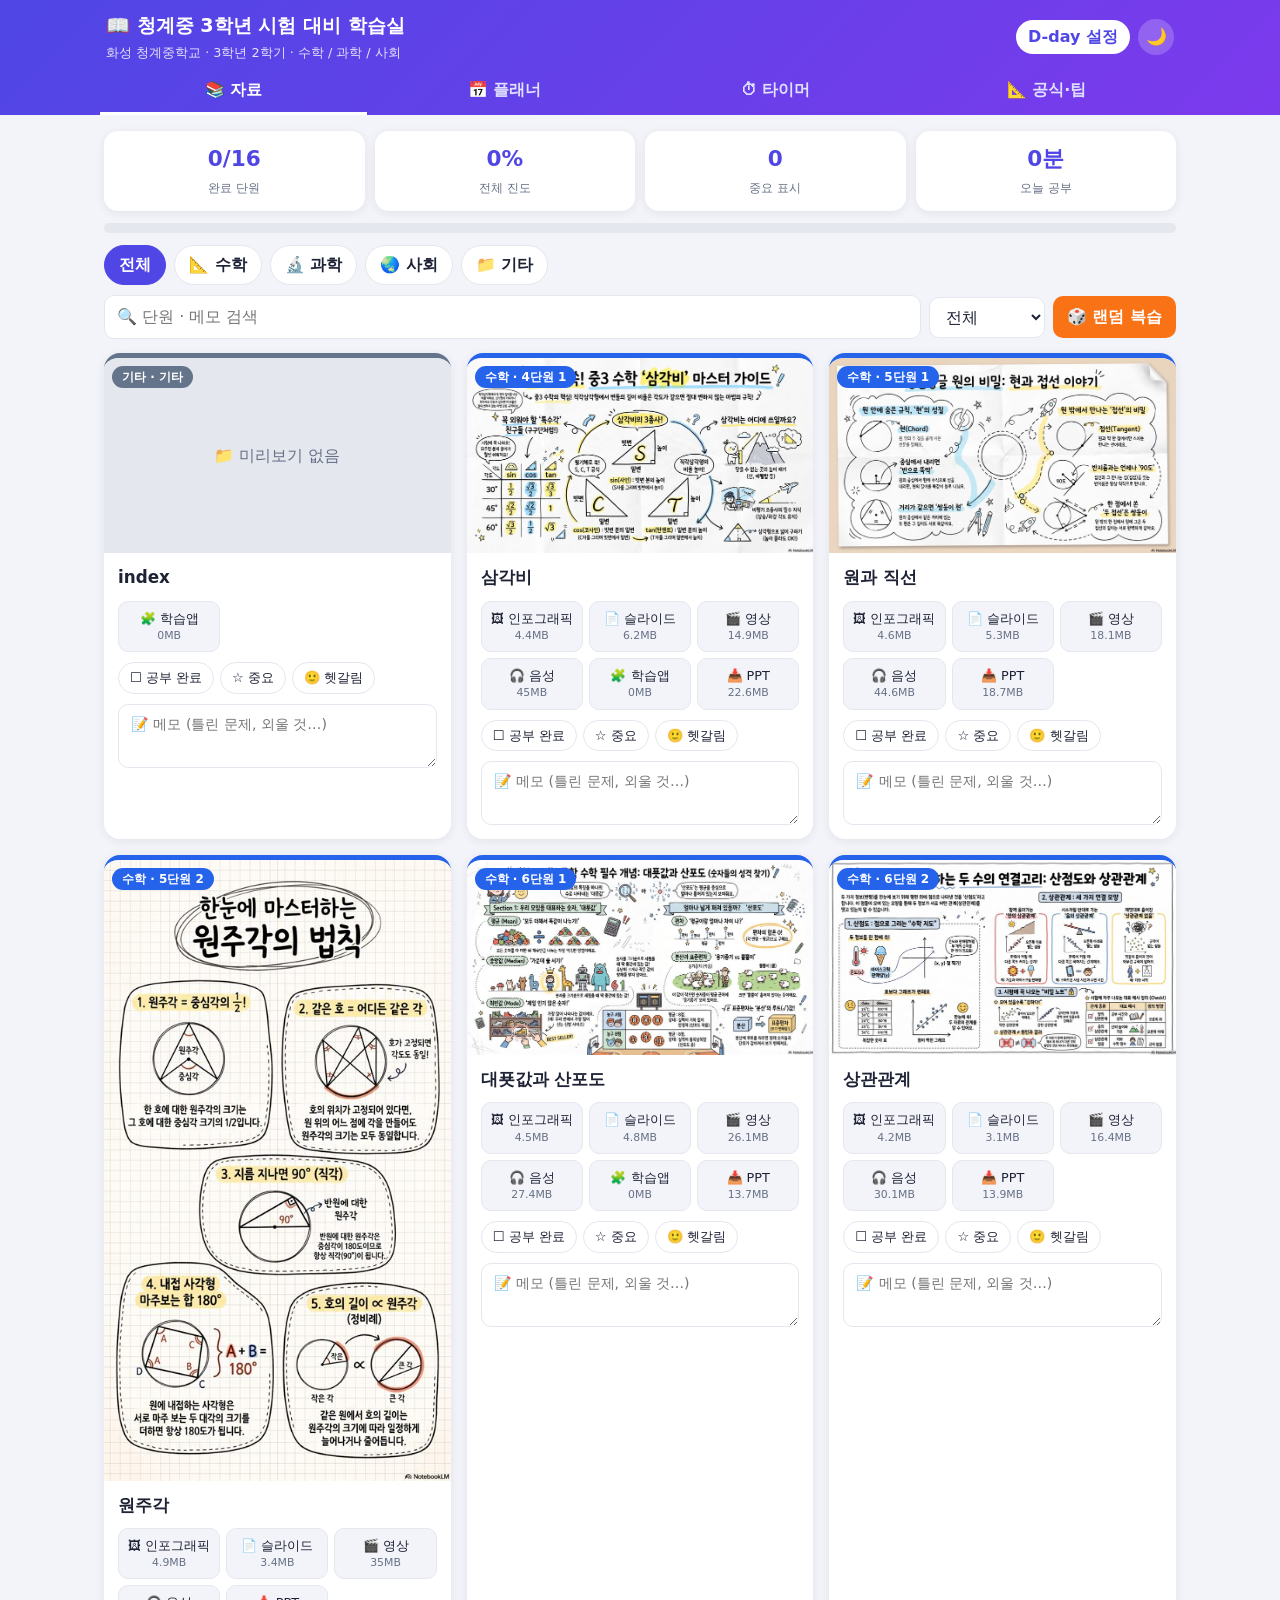
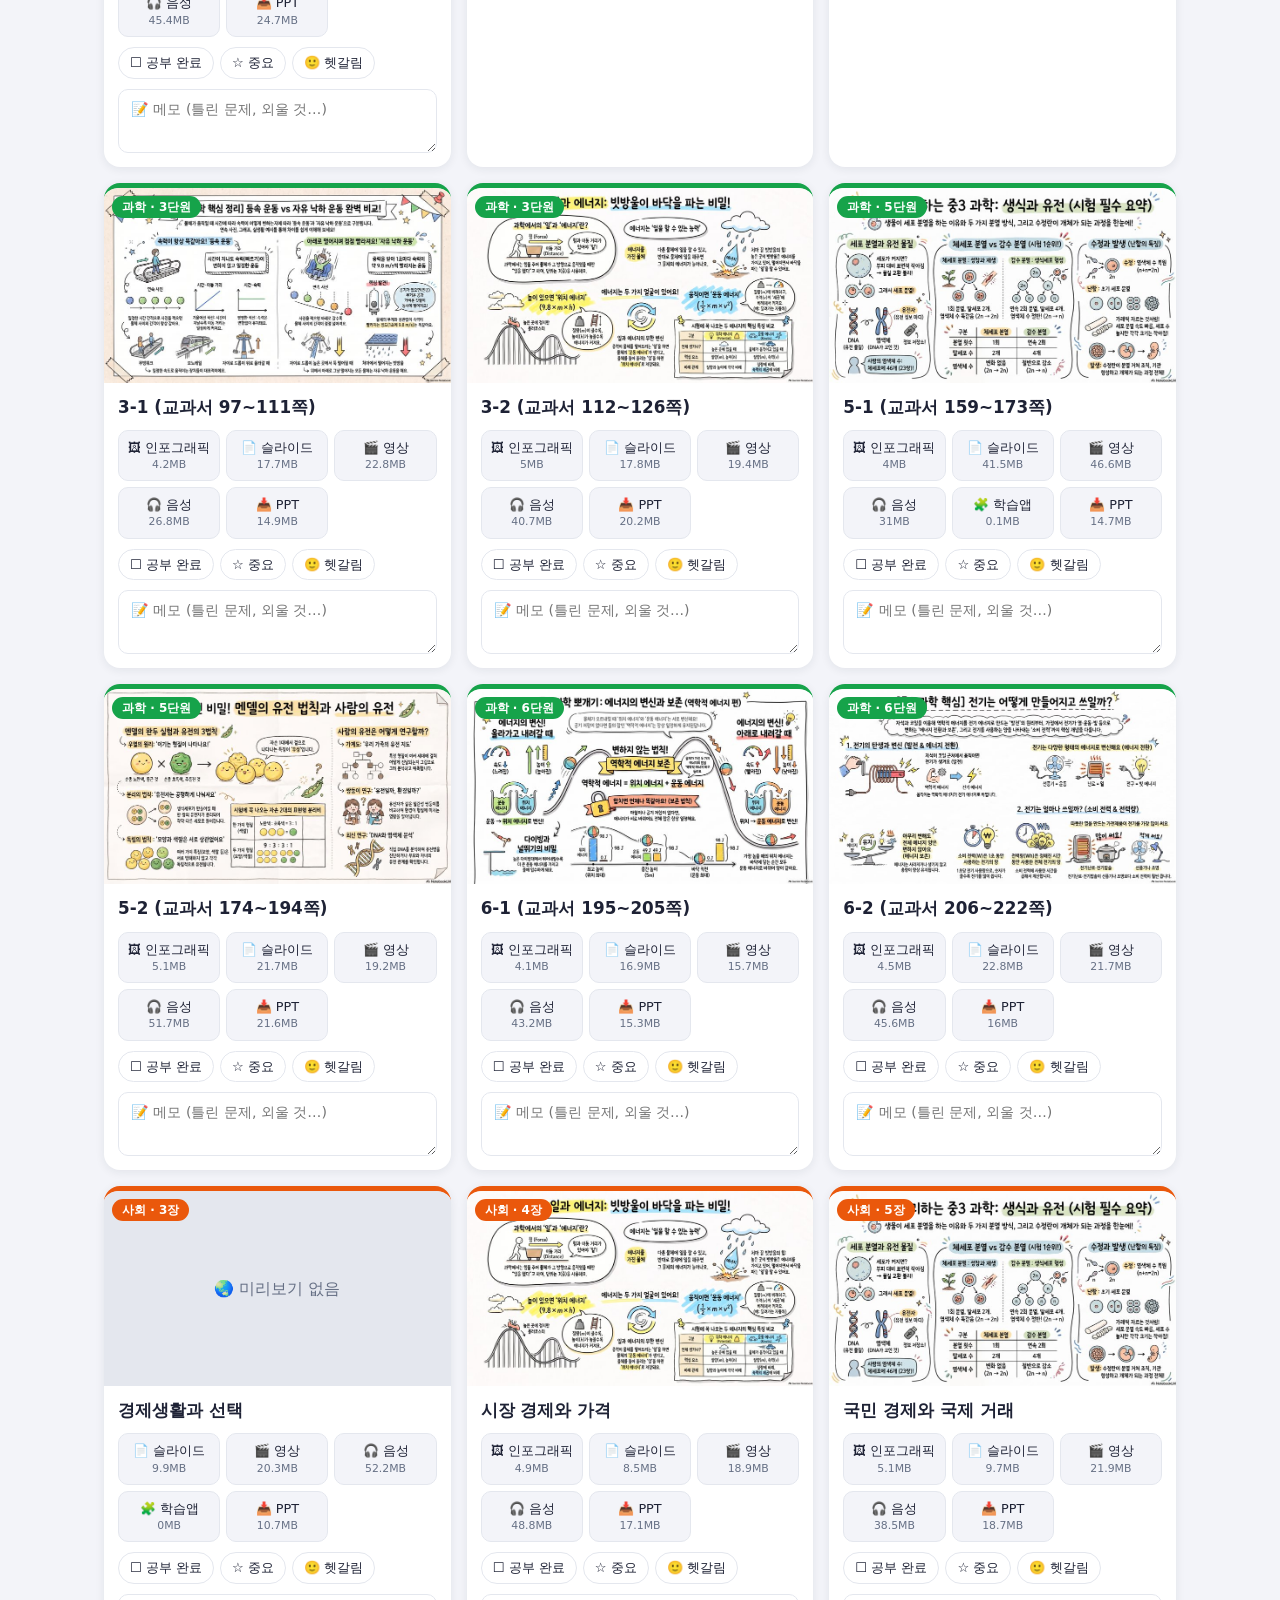
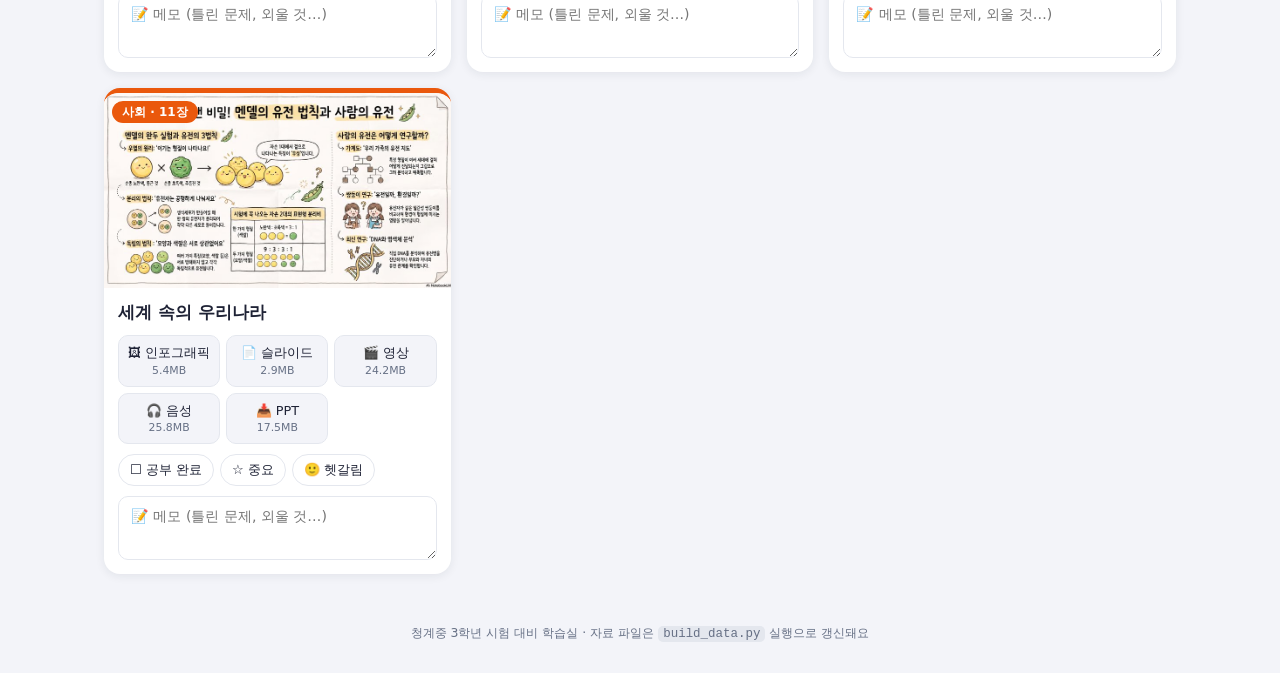
<file: index.html>
<!DOCTYPE html>
<html lang="ko">
<head>
<meta charset="UTF-8">
<meta name="viewport" content="width=device-width, initial-scale=1, viewport-fit=cover">
<meta name="theme-color" content="#4f46e5">
<title>청계중 3학년 2학기 시험 대비 학습실</title>
<meta name="description" content="화성 청계중학교 3학년 2학기 시험 대비 - 수학·과학·사회 학습 자료 모음">
<link rel="stylesheet" href="style.css">
</head>
<body>
<header class="top">
  <div class="top-inner">
    <div>
      <h1>📖 청계중 3학년 시험 대비 학습실</h1>
      <p class="sub">화성 청계중학교 · 3학년 2학기 · 수학 / 과학 / 사회</p>
    </div>
    <div class="top-right">
      <div id="ddayBadge" class="dday" title="시험일 설정은 '플래너' 탭에서">D-?</div>
      <button id="themeBtn" class="icon-btn" aria-label="다크모드">🌙</button>
    </div>
  </div>
  <nav class="tabs" id="tabs">
    <button data-tab="library" class="active">📚 자료</button>
    <button data-tab="planner">📅 플래너</button>
    <button data-tab="timer">⏱ 타이머</button>
    <button data-tab="tips">📐 공식·팁</button>
  </nav>
</header>

<main>
  <!-- 자료 -->
  <section id="tab-library" class="tab active">
    <div class="summary">
      <div class="sum-card"><b id="sumDone">0</b><span>완료 단원</span></div>
      <div class="sum-card"><b id="sumPct">0%</b><span>전체 진도</span></div>
      <div class="sum-card"><b id="sumStar">0</b><span>중요 표시</span></div>
      <div class="sum-card"><b id="sumToday">0분</b><span>오늘 공부</span></div>
    </div>
    <div class="bar-wrap"><div id="totalBar" class="bar"></div></div>

    <div class="filters">
      <div class="chips" id="subjectChips"></div>
      <div class="row">
        <input id="search" type="search" placeholder="🔍 단원 · 메모 검색">
        <select id="statusFilter">
          <option value="all">전체</option>
          <option value="todo">미완료</option>
          <option value="done">완료</option>
          <option value="star">⭐ 중요</option>
          <option value="weak">😵 헷갈림</option>
        </select>
        <button id="randomBtn" class="btn accent">🎲 랜덤 복습</button>
      </div>
    </div>
    <div id="grid" class="grid"></div>
    <p id="empty" class="empty" hidden>조건에 맞는 자료가 없어요.</p>
  </section>

  <!-- 플래너 -->
  <section id="tab-planner" class="tab">
    <div class="panel">
      <h2>🎯 시험일 설정</h2>
      <div class="row">
        <input id="examName" type="text" placeholder="시험 이름 (예: 2학기 기말고사)">
        <input id="examDate" type="date">
        <button id="examSave" class="btn">저장</button>
      </div>
      <div id="planResult" class="plan-result"></div>
    </div>
    <div class="panel">
      <h2>📊 과목별 진도</h2>
      <div id="subjectProgress"></div>
    </div>
    <div class="panel">
      <h2>🗓 최근 7일 공부 시간</h2>
      <div id="weekChart" class="week"></div>
      <div class="row end"><button id="resetLog" class="btn ghost small">기록 초기화</button></div>
    </div>
    <div class="panel">
      <h2>💾 데이터 백업</h2>
      <p class="hint">진도·메모·공부기록은 이 기기의 브라우저에 저장돼요. 기기를 바꿀 땐 백업 파일로 옮기세요.</p>
      <div class="row">
        <button id="exportBtn" class="btn">내보내기</button>
        <label class="btn ghost">가져오기<input id="importFile" type="file" accept="application/json" hidden></label>
      </div>
    </div>
  </section>

  <!-- 타이머 -->
  <section id="tab-timer" class="tab">
    <div class="panel center">
      <h2>⏱ 집중 타이머 (뽀모도로)</h2>
      <div class="mode" id="timerMode">집중</div>
      <div id="timerDisplay" class="timer">25:00</div>
      <div class="row center">
        <button id="tStart" class="btn accent">시작</button>
        <button id="tPause" class="btn ghost">일시정지</button>
        <button id="tReset" class="btn ghost">초기화</button>
      </div>
      <div class="row center settings">
        <label>집중 <input id="focusMin" type="number" min="1" max="120" value="25"> 분</label>
        <label>휴식 <input id="breakMin" type="number" min="1" max="60" value="5"> 분</label>
      </div>
      <p class="hint">집중 시간이 끝날 때마다 공부 기록에 자동으로 더해져요. 완료한 집중 세션: <b id="sessionCount">0</b>회 (오늘)</p>
    </div>
  </section>

  <!-- 공식·팁 -->
  <section id="tab-tips" class="tab">
    <div class="panel">
      <h2>📐 수학 핵심 공식</h2>
      <div class="formula-grid">
        <div class="formula">
          <h3>삼각비</h3>
          <p>sin A = 높이 / 빗변<br>cos A = 밑변 / 빗변<br>tan A = 높이 / 밑변</p>
          <table>
            <tr><th>각</th><th>sin</th><th>cos</th><th>tan</th></tr>
            <tr><td>30°</td><td>1/2</td><td>√3/2</td><td>√3/3</td></tr>
            <tr><td>45°</td><td>√2/2</td><td>√2/2</td><td>1</td></tr>
            <tr><td>60°</td><td>√3/2</td><td>1/2</td><td>√3</td></tr>
          </table>
          <p class="mini">sin²A + cos²A = 1 , tan A = sin A / cos A</p>
        </div>
        <div class="formula">
          <h3>원과 직선</h3>
          <p>• 현의 수직이등분선은 원의 중심을 지난다.<br>
             • 원의 중심에서 현에 내린 수선은 현을 이등분한다.<br>
             • 중심에서 같은 거리에 있는 두 현의 길이는 같다.<br>
             • 원 밖의 한 점에서 그은 두 접선의 길이는 같다.<br>
             • 접선 ⊥ 접점을 지나는 반지름</p>
        </div>
        <div class="formula">
          <h3>원주각</h3>
          <p>• (원주각) = ½ × (중심각)<br>
             • 같은 호에 대한 원주각의 크기는 모두 같다.<br>
             • 반원에 대한 원주각 = 90°<br>
             • 호의 길이는 원주각의 크기에 정비례<br>
             • 원에 내접하는 사각형: 대각의 합 = 180°<br>
             • 접선과 현이 이루는 각 = 그 각 안에 있는 호에 대한 원주각</p>
        </div>
        <div class="formula">
          <h3>대푯값과 산포도</h3>
          <p>• 평균 = 변량의 총합 / 변량의 개수<br>
             • 중앙값: 크기 순으로 나열했을 때 가운데 값(짝수 개면 가운데 두 값의 평균)<br>
             • 최빈값: 가장 많이 나타나는 값<br>
             • 편차 = 변량 − 평균 (편차의 총합은 항상 0)<br>
             • 분산 = (편차)²의 평균<br>
             • 표준편차 = √분산 (클수록 흩어져 있음)</p>
        </div>
        <div class="formula">
          <h3>상관관계</h3>
          <p>• 양의 상관관계: x↑ → y↑<br>
             • 음의 상관관계: x↑ → y↓<br>
             • 상관관계 없음: 뚜렷한 경향 없음<br>
             • 점들이 한 직선에 가까울수록 상관관계가 강하다.</p>
        </div>
      </div>
      <div class="calc panel inner">
        <h3>🧮 평균·분산·표준편차 계산기</h3>
        <input id="calcInput" type="text" placeholder="변량을 쉼표로 입력 (예: 3, 5, 7, 9, 11)">
        <div id="calcOut" class="calc-out"></div>
      </div>
    </div>

    <div class="panel">
      <h2>✅ 시험 전 체크리스트</h2>
      <ul id="checklist" class="checklist"></ul>
    </div>
    <div class="panel">
      <h2>💡 시험 공부 팁</h2>
      <ul class="tips">
        <li><b>인포그래픽 → 영상/음성 → 슬라이드(PDF)</b> 순서로 보면 큰 흐름부터 세부 내용까지 정리돼요.</li>
        <li><b>헷갈림 😵</b>으로 표시한 단원을 시험 전날 우선 복습하세요. '랜덤 복습'으로 아는 단원도 점검!</li>
        <li><b>백지 복습</b>: 자료를 덮고 핵심 개념을 종이에 써 본 뒤 다시 확인하면 기억이 오래가요.</li>
        <li><b>수학</b>은 공식 암기보다 문제 풀이가 핵심. 틀린 문제는 메모에 번호를 적어 두고 다시 풀기.</li>
        <li><b>과학</b>은 그래프·실험 결과 해석과 용어의 정확한 뜻을, <b>사회</b>는 개념 간 관계(원인-결과)를 정리하세요.</li>
        <li><b>음성 자료(m4a)</b>는 이동 중에 들으며 복습하기 좋아요. 배속 조절도 가능해요.</li>
        <li>집중 25분 + 휴식 5분을 반복하는 <b>타이머</b>로 공부 습관을 만들어 보세요.</li>
        <li>시험 전날은 새로운 내용보다 <b>오답·헷갈림 복습</b>과 <b>충분한 수면</b>이 더 중요해요.</li>
      </ul>
    </div>
  </section>
</main>

<footer class="foot">청계중 3학년 시험 대비 학습실 · 자료 파일은 <code>build_data.py</code> 실행으로 갱신돼요</footer>

<!-- 뷰어 모달 -->
<div id="modal" class="modal" hidden>
  <div class="modal-box">
    <div class="modal-head">
      <strong id="modalTitle"></strong>
      <div>
        <a id="modalOpen" class="btn ghost small" target="_blank" rel="noopener">새 탭</a>
        <button id="modalClose" class="btn small">닫기 ✕</button>
      </div>
    </div>
    <div id="modalBody" class="modal-body"></div>
  </div>
</div>
<div id="toast" class="toast" hidden></div>

<script src="data.js"></script>
<script src="app.js"></script>
</body>
</html>
</file>
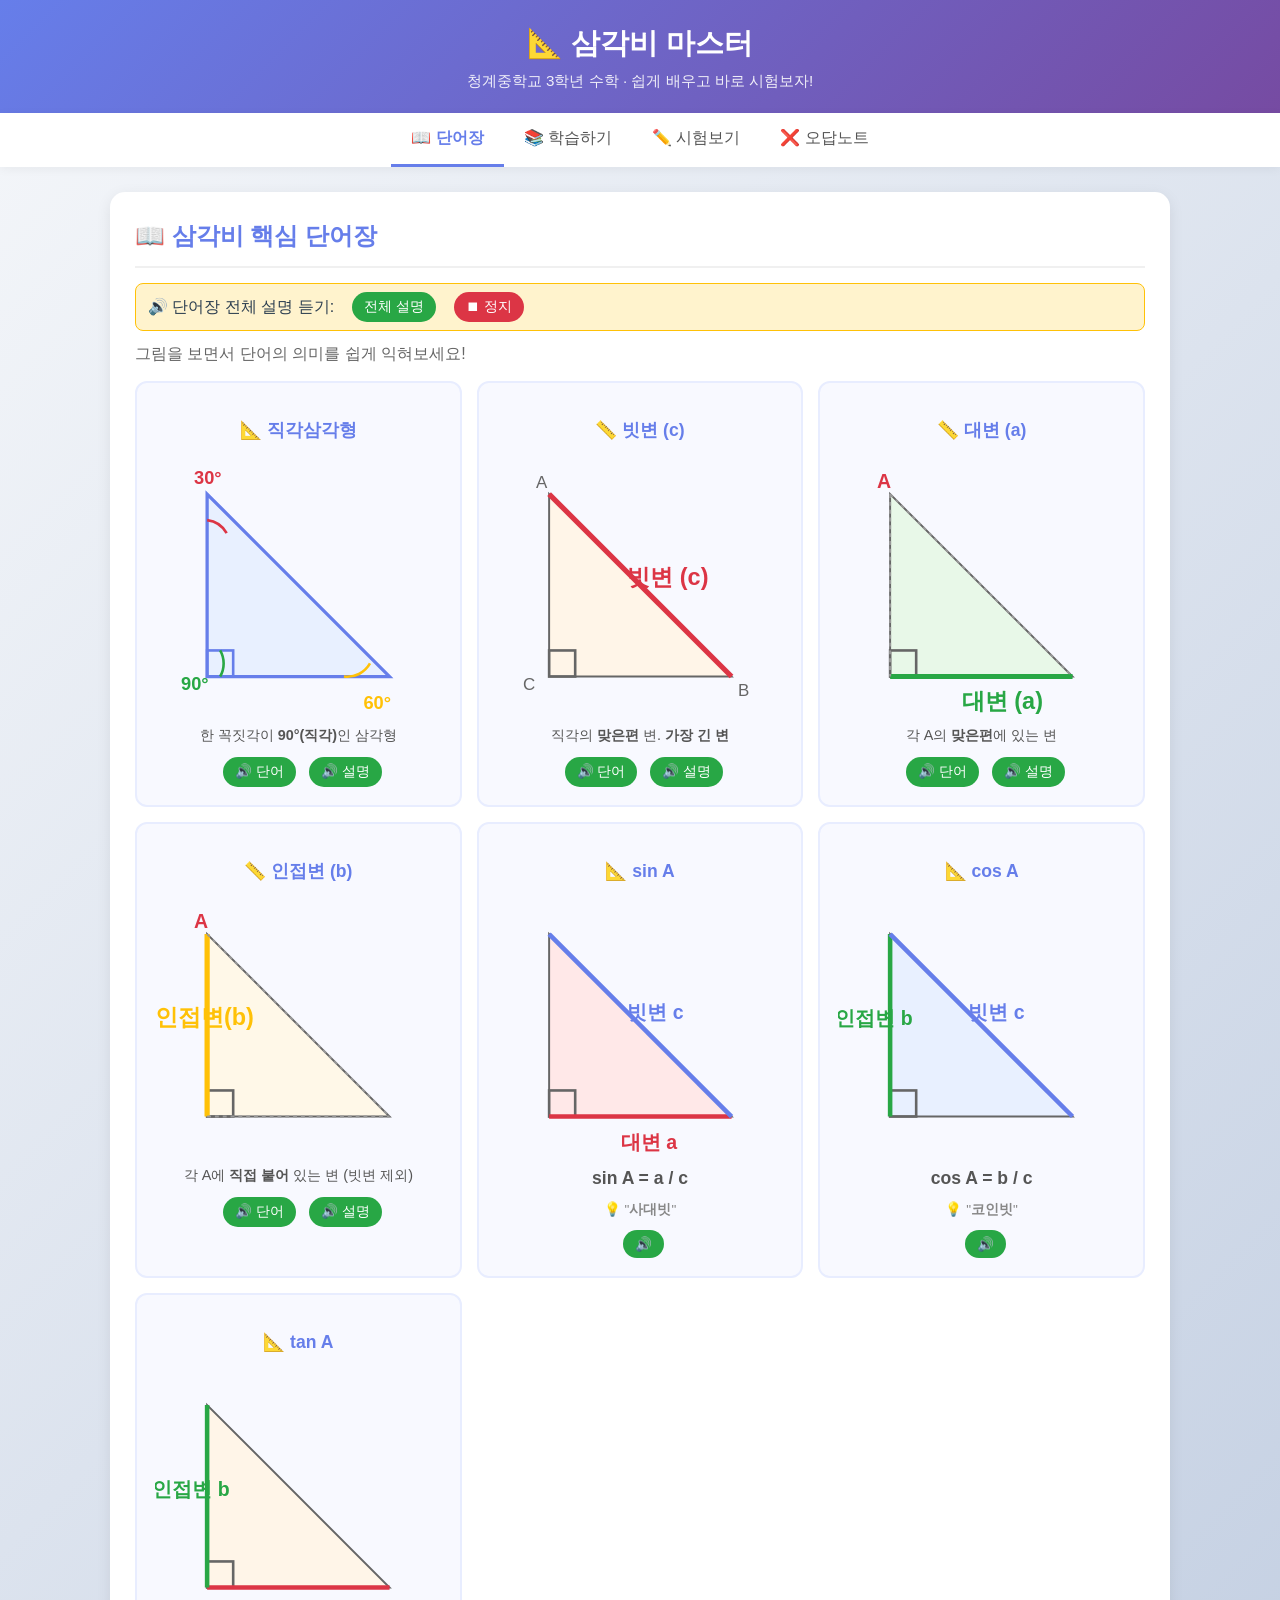
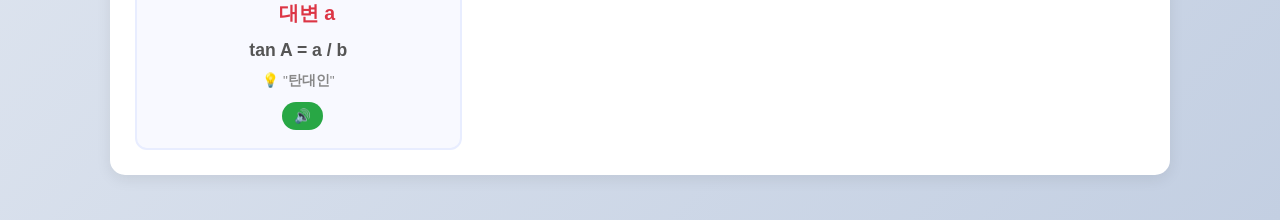
<file: 0401 삼각비.html>
<!DOCTYPE html>
                        <html lang="en">
                        <head>
                            <meta charset="UTF-8">
                            <meta name="viewport" content="width=device-width, initial-scale=1.0">
							<style>
								body {
									background-color: white; /* Ensure the iframe has a white background */
								}

								
							</style>
                        </head>
                        <body>
                            <!DOCTYPE html>
<html lang="ko">
<head>
<meta charset="UTF-8">
<meta name="viewport" content="width=device-width, initial-scale=1.0">
<title>삼각비 마스터 - 청계중학교 3학년</title>
<style>
* { margin: 0; padding: 0; box-sizing: border-box; font-family: 'Malgun Gothic', '맑은 고딕', sans-serif; }
body { background: linear-gradient(135deg, #f5f7fa 0%, #c3cfe2 100%); min-height: 100vh; color: #2c3e50; line-height: 1.6; }

.header { background: linear-gradient(135deg, #667eea 0%, #764ba2 100%); color: white; padding: 20px; text-align: center; box-shadow: 0 4px 20px rgba(0,0,0,0.1); }
.header h1 { font-size: 1.8em; margin-bottom: 3px; }
.header p { opacity: 0.9; font-size: 0.95em; }

.nav { background: white; display: flex; justify-content: center; flex-wrap: wrap; box-shadow: 0 2px 10px rgba(0,0,0,0.05); position: sticky; top: 0; z-index: 100; }
.nav-btn { background: none; border: none; padding: 15px 20px; cursor: pointer; font-size: 1em; color: #555; border-bottom: 3px solid transparent; transition: all 0.3s; }
.nav-btn:hover { background: #f0f0f0; }
.nav-btn.active { color: #667eea; border-bottom-color: #667eea; font-weight: bold; }

.container { max-width: 1100px; margin: 0 auto; padding: 25px 20px; }
.tab-content { display: none; animation: fadeIn 0.4s; }
.tab-content.active { display: block; }
@keyframes fadeIn { from { opacity: 0; transform: translateY(10px); } to { opacity: 1; transform: translateY(0); } }

.card { background: white; border-radius: 15px; padding: 25px; margin-bottom: 20px; box-shadow: 0 4px 15px rgba(0,0,0,0.08); }
.card h2 { color: #667eea; margin-bottom: 15px; padding-bottom: 10px; border-bottom: 2px solid #f0f0f0; }
.card h3 { color: #555; margin: 15px 0 10px; }

.formula-box { background: #f8f9ff; border-left: 4px solid #667eea; padding: 12px 15px; margin: 12px 0; border-radius: 8px; font-size: 1.05em; }
.formula-box .label { display: inline-block; background: #667eea; color: white; padding: 2px 10px; border-radius: 15px; font-size: 0.85em; margin-right: 8px; font-weight: bold; }

.tts-btn { background: #28a745; color: white; border: none; padding: 6px 12px; border-radius: 15px; cursor: pointer; margin-left: 8px; font-size: 0.85em; transition: all 0.3s; }
.tts-btn:hover { background: #218838; transform: scale(1.05); }
.tts-stop { background: #dc3545; }
.tts-stop:hover { background: #c82333; }
.tts-section { background: #fff3cd; border: 1px solid #ffc107; padding: 8px 12px; border-radius: 8px; margin: 10px 0; display: flex; align-items: center; gap: 10px; flex-wrap: wrap; }

.triangle-svg { display: block; margin: 15px auto; max-width: 380px; width: 100%; }
.vocab-svg { display: block; margin: 10px auto; max-width: 100%; }

table { width: 100%; border-collapse: collapse; margin: 12px 0; }
th, td { padding: 10px; border: 1px solid #ddd; text-align: center; }
th { background: #667eea; color: white; }
tr:nth-child(even) { background: #f8f9ff; }

.vocab-grid { display: grid; grid-template-columns: repeat(auto-fit, minmax(280px, 1fr)); gap: 15px; margin-top: 15px; }
.vocab-card { background: #f8f9ff; border-radius: 12px; padding: 18px; text-align: center; border: 2px solid #e8edff; transition: all 0.3s; }
.vocab-card:hover { transform: translateY(-3px); box-shadow: 0 5px 15px rgba(102, 126, 234, 0.2); }
.vocab-card h3 { color: #667eea; margin-bottom: 10px; font-size: 1.1em; }
.vocab-card p { font-size: 0.9em; color: #555; margin: 8px 0; line-height: 1.5; }
.vocab-card .tts-row { margin-top: 10px; display: flex; gap: 5px; justify-content: center; flex-wrap: wrap; }

/* ⭐ 학습하기 연습 문제 스타일 */
.practice-box { background: linear-gradient(135deg, #fff8e8 0%, #fff3cd 100%); border: 2px solid #ffc107; border-radius: 12px; padding: 20px; margin-top: 20px; }
.practice-box h3 { color: #d39e00; margin-bottom: 12px; }
.practice-q { background: white; padding: 15px; border-radius: 10px; margin: 12px 0; border-left: 4px solid #ffc107; }
.practice-q-title { font-weight: bold; color: #856404; margin-bottom: 10px; }
.practice-options { list-style: none; padding: 0; }
.practice-options li { padding: 8px 12px; margin: 5px 0; background: #f8f9ff; border: 2px solid #e0e0e0; border-radius: 8px; cursor: pointer; transition: all 0.2s; }
.practice-options li:hover { border-color: #ffc107; background: #fff8e8; }
.practice-options li.correct { background: #d4edda; border-color: #28a745; color: #155724; font-weight: bold; }
.practice-options li.wrong { background: #f8d7da; border-color: #dc3545; color: #721c24; }
.practice-options li.disabled { pointer-events: none; opacity: 0.7; }
.practice-explain { margin-top: 10px; padding: 10px; background: #d1ecf1; border-left: 4px solid #17a2b8; border-radius: 5px; display: none; color: #0c5460; font-size: 0.95em; }
.practice-score { display: inline-block; background: #ffc107; color: white; padding: 3px 12px; border-radius: 15px; font-size: 0.9em; font-weight: bold; margin-left: 10px; }

.quiz-container { background: white; border-radius: 15px; padding: 30px; box-shadow: 0 4px 15px rgba(0,0,0,0.08); }
.quiz-progress { text-align: center; margin-bottom: 20px; color: #666; font-weight: bold; }
.question { font-size: 1.15em; margin-bottom: 20px; padding: 18px; background: #f8f9ff; border-radius: 10px; font-weight: 500; }
.options { list-style: none; }
.option { padding: 14px; margin: 8px 0; background: white; border: 2px solid #e0e0e0; border-radius: 10px; cursor: pointer; transition: all 0.3s; }
.option:hover { border-color: #667eea; background: #f8f9ff; transform: translateX(5px); }
.option.correct { background: #d4edda; border-color: #28a745; color: #155724; }
.option.wrong { background: #f8d7da; border-color: #dc3545; color: #721c24; }
.option.disabled { pointer-events: none; opacity: 0.7; }
.explanation { margin-top: 18px; padding: 14px; background: #fff3cd; border-left: 4px solid #ffc107; border-radius: 5px; }

.btn-group { display: flex; gap: 10px; margin-top: 20px; justify-content: center; flex-wrap: wrap; }
.btn { background: #667eea; color: white; border: none; padding: 12px 25px; border-radius: 25px; cursor: pointer; font-size: 1em; transition: all 0.3s; }
.btn:hover { background: #5568d3; transform: translateY(-2px); }
.btn-secondary { background: #6c757d; }
.btn-secondary:hover { background: #5a6268; }
.btn-warn { background: #ffc107; color: #333; }
.btn-warn:hover { background: #e0a800; }

.score-display { text-align: center; padding: 30px; }
.score-display .score { font-size: 3.5em; color: #667eea; font-weight: bold; margin: 15px 0; }

.wrong-item { background: #fff3cd; padding: 15px; margin: 10px 0; border-radius: 10px; border-left: 4px solid #dc3545; }
.wrong-item strong { color: #856404; }
.wrong-item .explain { color: #856404; margin-top: 6px; font-size: 0.95em; }

@media (max-width: 600px) {
    .header h1 { font-size: 1.4em; }
    .nav-btn { padding: 12px 12px; font-size: 0.9em; }
    .container { padding: 15px; }
    .card { padding: 18px; }
    .vocab-grid { grid-template-columns: 1fr; }
}
</style>
</head>
<body>

<div class="header">
    <h1>📐 삼각비 마스터</h1>
    <p>청계중학교 3학년 수학 · 쉽게 배우고 바로 시험보자!</p>
</div>

<div class="nav">
    <button class="nav-btn active" data-tab="vocab">📖 단어장</button>
    <button class="nav-btn" data-tab="learn">📚 학습하기</button>
    <button class="nav-btn" data-tab="quiz">✏️ 시험보기</button>
    <button class="nav-btn" data-tab="wrong">❌ 오답노트</button>
</div>

<div class="container">

    <!-- ===== 단어장 ===== -->
    <div id="vocab" class="tab-content active">
        <div class="card">
            <h2>📖 삼각비 핵심 단어장</h2>
            <div class="tts-section">
                <span>🔊 단어장 전체 설명 듣기:</span>
                <button class="tts-btn" onclick="speak('삼각비 핵심 단어장입니다. 직각삼각형, 빗변, 대변, 인접변, 사인, 코사인, 탄젠트를 그림과 함께 배워봅시다.')">전체 설명</button>
                <button class="tts-stop tts-btn" onclick="stopSpeaking()">⏹ 정지</button>
            </div>
            <p style="margin-bottom: 15px; color: #666;">그림을 보면서 단어의 의미를 쉽게 익혀보세요!</p>

            <div class="vocab-grid">
                <div class="vocab-card">
                    <h3>📐 직각삼각형</h3>
                    <svg class="vocab-svg" viewBox="0 0 220 200" xmlns="http://www.w3.org/2000/svg">
                        <polygon points="40,30 40,170 180,170" fill="#e8f0ff" stroke="#667eea" stroke-width="2.5"/>
                        <rect x="40" y="150" width="20" height="20" fill="none" stroke="#667eea" stroke-width="2"/>
                        <path d="M 40 50 A 20 20 0 0 1 55 60" fill="none" stroke="#dc3545" stroke-width="2"/>
                        <path d="M 50 170 A 20 20 0 0 0 50 150" fill="none" stroke="#28a745" stroke-width="2"/>
                        <path d="M 145 170 A 20 20 0 0 0 165 160" fill="none" stroke="#ffc107" stroke-width="2"/>
                        <text x="30" y="22" fill="#dc3545" font-size="14" font-weight="bold">30°</text>
                        <text x="20" y="180" fill="#28a745" font-size="14" font-weight="bold">90°</text>
                        <text x="160" y="195" fill="#ffc107" font-size="14" font-weight="bold">60°</text>
                    </svg>
                    <p>한 꼭짓각이 <strong>90°(직각)</strong>인 삼각형</p>
                    <div class="tts-row">
                        <button class="tts-btn" onclick="speak('직각삼각형. 한 꼭짓각이 90도인 삼각형입니다.')">🔊 단어</button>
                        <button class="tts-btn" onclick="speak('직각삼각형은 한 꼭짓각이 90도인 삼각형이에요. 삼각비는 모두 이 직각삼각형에서 사용됩니다.')">🔊 설명</button>
                    </div>
                </div>

                <div class="vocab-card">
                    <h3>📏 빗변 (c)</h3>
                    <svg class="vocab-svg" viewBox="0 0 220 200" xmlns="http://www.w3.org/2000/svg">
                        <polygon points="40,30 40,170 180,170" fill="#fff5e8" stroke="#666" stroke-width="1.5"/>
                        <rect x="40" y="150" width="20" height="20" fill="none" stroke="#666" stroke-width="2"/>
                        <line x1="40" y1="30" x2="180" y2="170" stroke="#dc3545" stroke-width="4"/>
                        <text x="100" y="100" fill="#dc3545" font-size="18" font-weight="bold">빗변 (c)</text>
                        <text x="30" y="25" fill="#666" font-size="13">A</text>
                        <text x="20" y="180" fill="#666" font-size="13">C</text>
                        <text x="185" y="185" fill="#666" font-size="13">B</text>
                    </svg>
                    <p>직각의 <strong>맞은편</strong> 변. <strong>가장 긴 변</strong></p>
                    <div class="tts-row">
                        <button class="tts-btn" onclick="speak('빗변. 직각의 맞은편에 있는 변, 가장 긴 변입니다.')">🔊 단어</button>
                        <button class="tts-btn" onclick="speak('빗변은 직각의 맞은편에 있는 변으로, 항상 가장 긴 변입니다.')">🔊 설명</button>
                    </div>
                </div>

                <div class="vocab-card">
                    <h3>📏 대변 (a)</h3>
                    <svg class="vocab-svg" viewBox="0 0 220 200" xmlns="http://www.w3.org/2000/svg">
                        <polygon points="40,30 40,170 180,170" fill="#e8f8e8" stroke="#666" stroke-width="1.5"/>
                        <rect x="40" y="150" width="20" height="20" fill="none" stroke="#666" stroke-width="2"/>
                        <line x1="40" y1="170" x2="180" y2="170" stroke="#28a745" stroke-width="4"/>
                        <line x1="40" y1="30" x2="180" y2="170" stroke="#999" stroke-width="1.5" stroke-dasharray="3,3"/>
                        <line x1="40" y1="30" x2="40" y2="170" stroke="#999" stroke-width="1.5" stroke-dasharray="3,3"/>
                        <text x="95" y="195" fill="#28a745" font-size="18" font-weight="bold">대변 (a)</text>
                        <text x="30" y="25" fill="#dc3545" font-size="15" font-weight="bold">A</text>
                    </svg>
                    <p>각 A의 <strong>맞은편</strong>에 있는 변</p>
                    <div class="tts-row">
                        <button class="tts-btn" onclick="speak('대변. 어떤 각의 맞은편에 있는 변입니다.')">🔊 단어</button>
                        <button class="tts-btn" onclick="speak('대변은 어떤 각을 봤을 때, 그 각의 맞은편에 있는 변이에요.')">🔊 설명</button>
                    </div>
                </div>

                <div class="vocab-card">
                    <h3>📏 인접변 (b)</h3>
                    <svg class="vocab-svg" viewBox="0 0 220 200" xmlns="http://www.w3.org/2000/svg">
                        <polygon points="40,30 40,170 180,170" fill="#fff8e8" stroke="#666" stroke-width="1.5"/>
                        <rect x="40" y="150" width="20" height="20" fill="none" stroke="#666" stroke-width="2"/>
                        <line x1="40" y1="170" x2="40" y2="30" stroke="#ffc107" stroke-width="4"/>
                        <line x1="40" y1="30" x2="180" y2="170" stroke="#999" stroke-width="1.5" stroke-dasharray="3,3"/>
                        <line x1="40" y1="170" x2="180" y2="170" stroke="#999" stroke-width="1.5" stroke-dasharray="3,3"/>
                        <text x="0" y="100" fill="#ffc107" font-size="18" font-weight="bold">인접변(b)</text>
                        <text x="30" y="25" fill="#dc3545" font-size="15" font-weight="bold">A</text>
                    </svg>
                    <p>각 A에 <strong>직접 붙어</strong> 있는 변 (빗변 제외)</p>
                    <div class="tts-row">
                        <button class="tts-btn" onclick="speak('인접변. 어떤 각에 직접 붙어 있는 변, 빗변이 아닌 쪽입니다.')">🔊 단어</button>
                        <button class="tts-btn" onclick="speak('인접변은 어떤 각에 직접 붙어 있는 변이에요. 빗변이 아닌 쪽입니다.')">🔊 설명</button>
                    </div>
                </div>

                <div class="vocab-card">
                    <h3>📐 sin A</h3>
                    <svg class="vocab-svg" viewBox="0 0 220 200" xmlns="http://www.w3.org/2000/svg">
                        <polygon points="40,30 40,170 180,170" fill="#ffe8e8" stroke="#666" stroke-width="1.5"/>
                        <rect x="40" y="150" width="20" height="20" fill="none" stroke="#666" stroke-width="2"/>
                        <line x1="40" y1="170" x2="180" y2="170" stroke="#dc3545" stroke-width="3.5"/>
                        <line x1="40" y1="30" x2="180" y2="170" stroke="#667eea" stroke-width="3.5"/>
                        <text x="95" y="195" fill="#dc3545" font-size="15" font-weight="bold">대변 a</text>
                        <text x="100" y="95" fill="#667eea" font-size="15" font-weight="bold">빗변 c</text>
                    </svg>
                    <p style="font-size: 1.1em;"><strong>sin A = a / c</strong></p>
                    <p style="font-size: 0.85em; color: #888;">💡 "<strong>사대빗</strong>"</p>
                    <div class="tts-row">
                        <button class="tts-btn" onclick="speak('사인 A는 a 나누기 c, 사대빗으로 외우세요.')">🔊</button>
                    </div>
                </div>

                <div class="vocab-card">
                    <h3>📐 cos A</h3>
                    <svg class="vocab-svg" viewBox="0 0 220 200" xmlns="http://www.w3.org/2000/svg">
                        <polygon points="40,30 40,170 180,170" fill="#e8f0ff" stroke="#666" stroke-width="1.5"/>
                        <rect x="40" y="150" width="20" height="20" fill="none" stroke="#666" stroke-width="2"/>
                        <line x1="40" y1="30" x2="40" y2="170" stroke="#28a745" stroke-width="3.5"/>
                        <line x1="40" y1="30" x2="180" y2="170" stroke="#667eea" stroke-width="3.5"/>
                        <text x="-2" y="100" fill="#28a745" font-size="15" font-weight="bold">인접변 b</text>
                        <text x="100" y="95" fill="#667eea" font-size="15" font-weight="bold">빗변 c</text>
                    </svg>
                    <p style="font-size: 1.1em;"><strong>cos A = b / c</strong></p>
                    <p style="font-size: 0.85em; color: #888;">💡 "<strong>코인빗</strong>"</p>
                    <div class="tts-row">
                        <button class="tts-btn" onclick="speak('코사인 A는 b 나누기 c, 코인빗으로 외우세요.')">🔊</button>
                    </div>
                </div>

                <div class="vocab-card">
                    <h3>📐 tan A</h3>
                    <svg class="vocab-svg" viewBox="0 0 220 200" xmlns="http://www.w3.org/2000/svg">
                        <polygon points="40,30 40,170 180,170" fill="#fff5e8" stroke="#666" stroke-width="1.5"/>
                        <rect x="40" y="150" width="20" height="20" fill="none" stroke="#666" stroke-width="2"/>
                        <line x1="40" y1="170" x2="180" y2="170" stroke="#dc3545" stroke-width="3.5"/>
                        <line x1="40" y1="30" x2="40" y2="170" stroke="#28a745" stroke-width="3.5"/>
                        <text x="95" y="195" fill="#dc3545" font-size="15" font-weight="bold">대변 a</text>
                        <text x="-2" y="100" fill="#28a745" font-size="15" font-weight="bold">인접변 b</text>
                    </svg>
                    <p style="font-size: 1.1em;"><strong>tan A = a / b</strong></p>
                    <p style="font-size: 0.85em; color: #888;">💡 "<strong>탄대인</strong>"</p>
                    <div class="tts-row">
                        <button class="tts-btn" onclick="speak('탄젠트 A는 a 나누기 b, 탄대인으로 외우세요.')">🔊</button>
                    </div>
                </div>
            </div>
        </div>
    </div>

    <!-- ===== 학습하기 (연습 문제 포함) ===== -->
    <div id="learn" class="tab-content">

        <!-- 1. 삼각비의 정의 -->
        <div class="card">
            <h2>1️⃣ 삼각비의 정의</h2>
            <div class="tts-section">
                <button class="tts-btn" onclick="speak('삼각비의 정의. 직각삼각형에서 각의 크기에 따라 변의 비율을 나타내는 값입니다. 사인, 코사인, 탄젠트 세 가지가 있습니다.')">🔊 전체 듣기</button>
                <button class="tts-stop tts-btn" onclick="stopSpeaking()">⏹ 정지</button>
            </div>

            <p>직각삼각형에서 각 A를 기준으로 세 변의 비율을 삼각비라고 해요.</p>

            <svg class="triangle-svg" viewBox="0 0 320 280" xmlns="http://www.w3.org/2000/svg">
                <polygon points="60,40 60,240 260,240" fill="#e8f0ff" stroke="#667eea" stroke-width="2"/>
                <rect x="60" y="220" width="20" height="20" fill="none" stroke="#667eea" stroke-width="2"/>
                <text x="30" y="35" fill="#dc3545" font-size="22" font-weight="bold">A</text>
                <text x="270" y="250" fill="#333" font-size="14" font-weight="bold">B</text>
                <text x="40" y="260" fill="#333" font-size="14" font-weight="bold">C</text>
                <path d="M 60 65 A 25 25 0 0 1 80 70" fill="none" stroke="#dc3545" stroke-width="2"/>
                <text x="170" y="135" fill="#667eea" font-size="18" font-weight="bold">빗변 c</text>
                <text x="135" y="265" fill="#dc3545" font-size="18" font-weight="bold">대변 a</text>
                <text x="-5" y="148" fill="#28a745" font-size="18" font-weight="bold">인접변 b</text>
            </svg>

            <div class="formula-box"><span class="label">sin A</span> <strong>대변 / 빗변</strong> = a / c</div>
            <div class="formula-box"><span class="label">cos A</span> <strong>인접변 / 빗변</strong> = b / c</div>
            <div class="formula-box"><span class="label">tan A</span> <strong>대변 / 인접변</strong> = a / b</div>

            <!-- ⭐ 연습 문제 1 -->
            <div class="practice-box" id="practice1">
                <h3>✏️ 지금 바로 풀어보기 <span class="practice-score" id="score1">0 / 3</span> <button class="tts-btn" style="margin-left:auto; background:#17a2b8;" onclick="speak('섹션 1. 삼각비의 정의 연습 문제 3문항입니다.')">🔊 문제 듣기</button></h3>
                <div id="p1q1" class="practice-q">
                    <div class="practice-q-title">Q1. sin A는 무엇을 무엇으로 나눈 값인가요?</div>
                    <ul class="practice-options">
                        <li onclick="checkPractice('p1q1', 0, 1)">① 인접변 / 빗변</li>
                        <li onclick="checkPractice('p1q1', 1, 1)">② 대변 / 빗변</li>
                        <li onclick="checkPractice('p1q1', 2, 1)">③ 대변 / 인접변</li>
                        <li onclick="checkPractice('p1q1', 3, 1)">④ 빗변 / 대변</li>
                    </ul>
                    <div class="practice-explain">💡 sin A = <strong>대변 / 빗변</strong>. "사대빗"으로 외우세요!</div>
                </div>
                <div id="p1q2" class="practice-q">
                    <div class="practice-q-title">Q2. tan A의 분모는 무엇인가요?</div>
                    <ul class="practice-options">
                        <li onclick="checkPractice('p1q2', 0, 1)">① 대변</li>
                        <li onclick="checkPractice('p1q2', 1, 1)">② 빗변</li>
                        <li onclick="checkPractice('p1q2', 2, 1)">③ 인접변</li>
                        <li onclick="checkPractice('p1q2', 3, 1)">④ 직각</li>
                    </ul>
                    <div class="practice-explain">💡 tan A = 대변 / <strong>인접변</strong>. "탄대인" 기억나죠?</div>
                </div>
                <div id="p1q3" class="practice-q">
                    <div class="practice-q-title">Q3. 다음 중 빗변에 대한 설명으로 옳은 것은?</div>
                    <ul class="practice-options">
                        <li onclick="checkPractice('p1q3', 0, 1)">① 항상 가장 짧은 변이다</li>
                        <li onclick="checkPractice('p1q3', 1, 1)">② 직각의 맞은편에 있는 변이다</li>
                        <li onclick="checkPractice('p1q3', 2, 1)">③ 각 A의 대변이다</li>
                        <li onclick="checkPractice('p1q3', 3, 1)">④ 각 A의 인접변이다</li>
                    </ul>
                    <div class="practice-explain">💡 빗변은 <strong>직각의 맞은편</strong>에 있는 가장 긴 변입니다.</div>
                </div>
            </div>
        </div>

        <!-- 2. 특수한 각 -->
        <div class="card">
            <h2>2️⃣ 특수한 각의 삼각비 값</h2>
            <div class="tts-section">
                <button class="tts-btn" onclick="speak('특수한 각의 삼각비 값. 삼십도, 사십오도, 육십도의 삼각비 값을 꼭 기억해야 합니다.')">🔊 전체 듣기</button>
                <button class="tts-stop tts-btn" onclick="stopSpeaking()">⏹ 정지</button>
            </div>

            <p>🎯 시험에 자주 나오는 30°, 45°, 60° 값을 표로 정리했어요!</p>

            <table>
                <tr><th>각도</th><th>sin</th><th>cos</th><th>tan</th></tr>
                <tr><td><strong>30°</strong></td><td>1/2</td><td>√3/2</td><td>1/√3</td></tr>
                <tr><td><strong>45°</strong></td><td>√2/2</td><td>√2/2</td><td>1</td></tr>
                <tr><td><strong>60°</strong></td><td>√3/2</td><td>1/2</td><td>√3</td></tr>
            </table>

            <!-- ⭐ 연습 문제 2 -->
            <div class="practice-box" id="practice2">
                <h3>✏️ 지금 바로 풀어보기 <span class="practice-score" id="score2">0 / 3</span> <button class="tts-btn" style="margin-left:auto; background:#17a2b8;" onclick="speak('섹션 2. 특수한 각의 삼각비 연습 문제 3문항입니다.')">🔊 문제 듣기</button></h3>
                <div id="p2q1" class="practice-q">
                    <div class="practice-q-title">Q1. sin 30°의 값은?</div>
                    <ul class="practice-options">
                        <li onclick="checkPractice('p2q1', 0, 2)">① √3/2</li>
                        <li onclick="checkPractice('p2q1', 1, 2)">② 1/2</li>
                        <li onclick="checkPractice('p2q1', 2, 2)">③ √2/2</li>
                        <li onclick="checkPractice('p2q1', 3, 2)">④ 1</li>
                    </ul>
                    <div class="practice-explain">💡 sin 30° = <strong>1/2</strong>. 가장 기본 값이에요!</div>
                </div>
                <div id="p2q2" class="practice-q">
                    <div class="practice-q-title">Q2. tan 45°의 값은?</div>
                    <ul class="practice-options">
                        <li onclick="checkPractice('p2q2', 0, 2)">① √3</li>
                        <li onclick="checkPractice('p2q2', 1, 2)">② 1/√3</li>
                        <li onclick="checkPractice('p2q2', 2, 2)">③ 1</li>
                        <li onclick="checkPractice('p2q2', 3, 2)">④ √2</li>
                    </ul>
                    <div class="practice-explain">💡 tan 45° = <strong>1</strong>. 가장 외우기 쉬운 값!</div>
                </div>
                <div id="p2q3" class="practice-q">
                    <div class="practice-q-title">Q3. cos 60°의 값은?</div>
                    <ul class="practice-options">
                        <li onclick="checkPractice('p2q3', 0, 2)">① 1/2</li>
                        <li onclick="checkPractice('p2q3', 1, 2)">② √2/2</li>
                        <li onclick="checkPractice('p2q3', 2, 2)">③ √3/2</li>
                        <li onclick="checkPractice('p2q3', 3, 2)">④ 1</li>
                    </ul>
                    <div class="practice-explain">💡 cos 60° = <strong>1/2</strong>. sin 30°과 같은 값!</div>
                </div>
            </div>
        </div>

        <!-- 3. 삼각비의 관계 -->
        <div class="card">
            <h2>3️⃣ 삼각비의 관계</h2>
            <div class="tts-section">
                <button class="tts-btn" onclick="speak('삼각비의 관계. 사인 제곱 에이 더하기 코사인 제곱 에이는 1이고, 탄젠트 에이는 사인 에이를 코사인 에이로 나눈 값과 같습니다.')">🔊 전체 듣기</button>
                <button class="tts-stop tts-btn" onclick="stopSpeaking()">⏹ 정지</button>
            </div>

            <div class="formula-box"><strong>📌 핵심 공식 1:</strong> sin²A + cos²A = 1</div>
            <div class="formula-box"><strong>📌 핵심 공식 2:</strong> tan A = sin A / cos A</div>

            <p>💡 <strong>예시:</strong> sin A = 3/5 일 때 (A는 예각),</p>
            <ul style="padding-left: 20px; line-height: 2;">
                <li>cos²A = 1 - 9/25 = 16/25 → <strong>cos A = 4/5</strong></li>
                <li>tan A = (3/5) ÷ (4/5) = <strong>3/4</strong></li>
            </ul>

            <!-- ⭐ 연습 문제 3 -->
            <div class="practice-box" id="practice3">
                <h3>✏️ 지금 바로 풀어보기 <span class="practice-score" id="score3">0 / 3</span> <button class="tts-btn" style="margin-left:auto; background:#17a2b8;" onclick="speak('섹션 3. 삼각비의 관계 연습 문제 3문항입니다.')">🔊 문제 듣기</button></h3>
                <div id="p3q1" class="practice-q">
                    <div class="practice-q-title">Q1. sin²A + cos²A = ?</div>
                    <ul class="practice-options">
                        <li onclick="checkPractice('p3q1', 0, 3)">① 0</li>
                        <li onclick="checkPractice('p3q1', 1, 3)">② 1</li>
                        <li onclick="checkPractice('p3q1', 2, 3)">③ 2</li>
                        <li onclick="checkPractice('p3q1', 3, 3)">④ sin A</li>
                    </ul>
                    <div class="practice-explain">💡 가장 중요한 항등식! <strong>sin²A + cos²A = 1</strong></div>
                </div>
                <div id="p3q2" class="practice-q">
                    <div class="practice-q-title">Q2. tan A는 sin A와 cos A로 어떻게 나타내나요?</div>
                    <ul class="practice-options">
                        <li onclick="checkPractice('p3q2', 0, 3)">① sin A × cos A</li>
                        <li onclick="checkPractice('p3q2', 1, 3)">② sin A + cos A</li>
                        <li onclick="checkPractice('p3q2', 2, 3)">③ sin A / cos A</li>
                        <li onclick="checkPractice('p3q2', 3, 3)">④ cos A / sin A</li>
                    </ul>
                    <div class="practice-explain">💡 tan A = <strong>sin A / cos A</strong></div>
                </div>
                <div id="p3q3" class="practice-q">
                    <div class="practice-q-title">Q3. sin A = 3/5일 때, cos A의 값은? (A는 예각)</div>
                    <ul class="practice-options">
                        <li onclick="checkPractice('p3q3', 0, 3)">① 3/4</li>
                        <li onclick="checkPractice('p3q3', 1, 3)">② 4/5</li>
                        <li onclick="checkPractice('p3q3', 2, 3)">③ 5/4</li>
                        <li onclick="checkPractice('p3q3', 3, 3)">④ 3/5</li>
                    </ul>
                    <div class="practice-explain">💡 cos²A = 1 - 9/25 = 16/25 → cos A = <strong>4/5</strong></div>
                </div>
            </div>
        </div>

        <!-- 4. 삼각비의 활용 -->
        <div class="card">
            <h2>4️⃣ 삼각비의 활용</h2>
            <div class="tts-section">
                <button class="tts-btn" onclick="speak('삼각비의 활용. 삼각비는 실생활에서 높이, 거리, 넓이 등을 구할 때 유용하게 사용됩니다.')">🔊 전체 듣기</button>
                <button class="tts-stop tts-btn" onclick="stopSpeaking()">⏹ 정지</button>
            </div>

            <p><strong>🌳 활용 1: 높은 곳의 높이</strong></p>
            <div class="formula-box"><strong>높이 = 거리 × tan(각도)</strong></div>
            <p><strong>📝 예시:</strong> 10m 떨어진 곳에서 45° 올려다본 건물의 높이 = 10 × tan 45° = <strong>10m</strong></p>

            <p style="margin-top: 20px;"><strong>📏 활용 2: 삼각형의 넓이</strong></p>
            <div class="formula-box">삼각형의 넓이 = <strong>½ × a × b × sin C</strong></div>
            <p><strong>📝 예시:</strong> 6cm, 8cm 변과 그 사이 30° → ½ × 6 × 8 × sin 30° = <strong>12 cm²</strong></p>

            <!-- ⭐ 연습 문제 4 -->
            <div class="practice-box" id="practice4">
                <h3>✏️ 지금 바로 풀어보기 <span class="practice-score" id="score4">0 / 3</span> <button class="tts-btn" style="margin-left:auto; background:#17a2b8;" onclick="speak('섹션 4. 삼각비의 활용 연습 문제 3문항입니다.')">🔊 문제 듣기</button></h3>
                <div id="p4q1" class="practice-q">
                    <div class="practice-q-title">Q1. 20m 떨어진 곳에서 30° 올려다본 나무의 높이는?</div>
                    <ul class="practice-options">
                        <li onclick="checkPractice('p4q1', 0, 4)">① 10m</li>
                        <li onclick="checkPractice('p4q1', 1, 4)">② 10√3 m</li>
                        <li onclick="checkPractice('p4q1', 2, 4)">③ 20/√3 m</li>
                        <li onclick="checkPractice('p4q1', 3, 4)">④ 20m</li>
                    </ul>
                    <div class="practice-explain">💡 높이 = 20 × tan 30° = 20 × 1/√3 = <strong>20/√3 m</strong></div>
                </div>
                <div id="p4q2" class="practice-q">
                    <div class="practice-q-title">Q2. 두 변이 4cm, 10cm이고 그 사이 각이 90°인 삼각형의 넓이는?</div>
                    <ul class="practice-options">
                        <li onclick="checkPractice('p4q2', 0, 4)">① 20 cm²</li>
                        <li onclick="checkPractice('p4q2', 1, 4)">② 40 cm²</li>
                        <li onclick="checkPractice('p4q2', 2, 4)">③ 10 cm²</li>
                        <li onclick="checkPractice('p4q2', 3, 4)">④ 4 cm²</li>
                    </ul>
                    <div class="practice-explain">💡 ½ × 4 × 10 × sin 90° = 20 × 1 = <strong>20 cm²</strong></div>
                </div>
                <div id="p4q3" class="practice-q">
                    <div class="practice-q-title">Q3. 삼각형의 넓이 공식 "½ab sin C"에서 C는 무엇인가요?</div>
                    <ul class="practice-options">
                        <li onclick="checkPractice('p4q3', 0, 4)">① 변 a의 길이</li>
                        <li onclick="checkPractice('p4q3', 1, 4)">② 변 b의 길이</li>
                        <li onclick="checkPractice('p4q3', 2, 4)">③ 두 변 a, b 사이의 각</li>
                        <li onclick="checkPractice('p4q3', 3, 4)">④ 빗변의 길이</li>
                    </ul>
                    <div class="practice-explain">💡 C는 두 변 a, b <strong>사이의 각</strong>이에요.</div>
                </div>
            </div>
        </div>
    </div>

    <!-- ===== 시험보기 ===== -->
    <div id="quiz" class="tab-content">
        <div class="quiz-container" id="quizStart">
            <h2 style="text-align: center; color: #667eea;">✏️ 시험을 시작해볼까요?</h2>
            <p style="text-align: center; margin: 20px 0;">총 10문항 · 매 문제마다 정답과 해설 제공 🚀</p>
            <div style="text-align: center;">
                <button class="btn" onclick="startQuiz()">시험 시작하기</button>
            </div>
        </div>

        <div class="quiz-container" id="quizArea" style="display:none">
            <div class="quiz-progress">
                <span id="quizProgress">문제 1 / 10</span>
                <span style="float: right;">점수: <span id="currentScore">0</span></span>
            </div>
            <div class="question" id="questionText"></div>
            <ul class="options" id="optionsList"></ul>
            <div class="explanation" id="explanationText"></div>
            <div class="btn-group">
                <button class="tts-btn" id="speakQBtn" onclick="speakCurrentQuestion()">🔊 문제 다시 듣기</button>
                <button class="tts-stop tts-btn" onclick="stopSpeaking()">⏹ 정지</button>
                <button class="btn" id="nextBtn" onclick="nextQuestion()" style="display:none">다음 문제 →</button>
            </div>
        </div>

        <div class="quiz-container score-display" id="quizResult" style="display:none">
            <h2>🎉 시험 결과</h2>
            <div class="score"><span id="finalScore">0</span> / 10</div>
            <p id="resultMessage" style="font-size: 1.2em;"></p>
            <div class="btn-group">
                <button class="btn" onclick="startQuiz()">🔄 다시 풀기</button>
                <button class="btn btn-secondary" onclick="showTab('wrong')">❌ 오답 확인</button>
            </div>
        </div>
    </div>

    <!-- ===== 오답노트 ===== -->
    <div id="wrong" class="tab-content">
        <div class="card">
            <h2>❌ 오답노트</h2>
            <p>시험에서 틀렸던 문제들을 모아서 보여드려요.</p>
            <div style="margin: 12px 0;">
                <button class="tts-btn" onclick="speak('오답노트입니다. 틀렸던 문제들을 다시 복습해서 실력을 키워봅시다.')">🔊 안내 듣기</button>
                <button class="tts-btn btn-secondary" onclick="clearWrongAnswers()">🗑 오답 초기화</button>
            </div>
            <div id="wrongList">
                <p style="text-align:center; padding: 20px; color: #888;">아직 틀린 문제가 없어요! 시험을 풀어보세요 😊</p>
            </div>
        </div>
    </div>

</div>

<script>
let currentQuiz = [];
let currentQuestion = 0;
let score = 0;
let wrongAnswers = [];
let savedWrongAnswers = [];
let currentQText = '';

// 연습 문제 채점 데이터
const practiceAnswers = {
    'p1q1': 1, 'p1q2': 2, 'p1q3': 1,
    'p2q1': 1, 'p2q2': 2, 'p2q3': 0,
    'p3q1': 1, 'p3q2': 2, 'p3q3': 1,
    'p4q1': 2, 'p4q2': 0, 'p4q3': 2
};
const practiceScores = { 1: 0, 2: 0, 3: 0, 4: 0 };
const practiceAnswered = { 1: new Set(), 2: new Set(), 3: new Set(), 4: new Set() };

document.querySelectorAll('.nav-btn').forEach(btn => {
    btn.addEventListener('click', function() {
        showTab(this.dataset.tab);
    });
});

function showTab(tabName) {
    document.querySelectorAll('.tab-content').forEach(t => t.classList.remove('active'));
    document.querySelectorAll('.nav-btn').forEach(b => b.classList.remove('active'));
    document.getElementById(tabName).classList.add('active');
    document.querySelector(`[data-tab="${tabName}"]`).classList.add('active');
    stopSpeaking();
    if (tabName === 'wrong') renderWrongList();
}

function speak(text) {
    if (!('speechSynthesis' in window)) {
        alert('이 브라우저는 음성 출력을 지원하지 않습니다. Chrome, Edge, Safari 등을 사용해주세요.');
        return;
    }
    speechSynthesis.cancel();
    const utterance = new SpeechSynthesisUtterance(text);
    utterance.lang = 'ko-KR';
    utterance.rate = 1.0;
    utterance.pitch = 1.0;
    speechSynthesis.speak(utterance);
}

function stopSpeaking() {
    if ('speechSynthesis' in window) speechSynthesis.cancel();
}

// ⭐ 학습하기 연습 문제 채점
function checkPractice(qId, selected, section) {
    const qDiv = document.getElementById(qId);
    const options = qDiv.querySelectorAll('.practice-options li');
    const explain = qDiv.querySelector('.practice-explain');

    if (qDiv.dataset.answered === 'true') return;
    qDiv.dataset.answered = 'true';

    options.forEach(opt => { opt.classList.add('disabled'); opt.onclick = null; });

    const correct = practiceAnswers[qId];
    if (selected === correct) {
        options[selected].classList.add('correct');
        practiceScores[section]++;
        speak('정답입니다! ' + explain.textContent.replace(/💡/g, ''));
    } else {
        options[selected].classList.add('wrong');
        options[correct].classList.add('correct');
        speak('틀렸습니다. ' + explain.textContent.replace(/💡/g, ''));
    }

    explain.style.display = 'block';
    document.getElementById('score' + section).textContent = practiceScores[section] + ' / 3';
}

const allQuestions = [
    { question: "직각삼각형에서 sin A의 값은?", options: ["인접변 / 빗변", "대변 / 빗변", "대변 / 인접변", "빗변 / 인접변"], correct: 1, explanation: "sin A는 ∠A의 대변을 빗변으로 나눈 값입니다. '대빗'이라고 외우면 쉬워요!" },
    { question: "sin 30°의 값은?", options: ["√3/2", "√2/2", "1/2", "√3"], correct: 2, explanation: "sin 30° = 1/2입니다." },
    { question: "cos 60°의 값은?", options: ["1/2", "√2/2", "√3/2", "1"], correct: 0, explanation: "cos 60° = 1/2입니다." },
    { question: "tan 45°의 값은?", options: ["√3", "1/√3", "1", "√2"], correct: 2, explanation: "tan 45° = 1입니다." },
    { question: "다음 중 삼각비의 항등식이 <strong>아닌</strong> 것은?", options: ["sin²A + cos²A = 1", "tan A = sin A / cos A", "sin A = tan A × cos A", "sin A + cos A = 1"], correct: 3, explanation: "sin A + cos A = 1이 <strong>아닙니다</strong>!" },
    { question: "tan A를 sin A와 cos A로 나타내면?", options: ["sin A × cos A", "sin A + cos A", "sin A / cos A", "cos A / sin A"], correct: 2, explanation: "tan A = sin A / cos A" },
    { question: "sin 60°의 값은?", options: ["1/2", "√3/2", "√2/2", "1"], correct: 1, explanation: "sin 60° = √3/2" },
    { question: "cos 45°의 값은?", options: ["1/2", "√3/2", "1", "√2/2"], correct: 3, explanation: "cos 45° = √2/2" },
    { question: "다음 중 tan 60°의 값은?", options: ["√3", "1/√3", "1", "√2"], correct: 0, explanation: "tan 60° = √3" },
    { question: "sin 45° + cos 45°의 값은?", options: ["1", "√2", "2√2", "√2/2"], correct: 1, explanation: "√2/2 + √2/2 = √2" },
    { question: "sin A = 3/5일 때, cos A의 값은? (단, A는 예각)", options: ["3/4", "4/5", "5/3", "5/4"], correct: 1, explanation: "cos²A = 1 - 9/25 = 16/25, cos A = 4/5" },
    { question: "건물에서 10m 떨어진 곳에서 꼭대기를 올려다보니 45°였다면 높이는?", options: ["5m", "10m", "10√3 m", "10√2 m"], correct: 1, explanation: "10 × tan 45° = 10 × 1 = 10m" },
    { question: "삼각형의 넓이 공식으로 두 변과 그 사이 각을 이용하는 것은?", options: ["½ × 밑변 × 높이", "½ × a × b × sin C", "a × b × sin C", "½ × a × b × tan C"], correct: 1, explanation: "삼각형의 넓이 = ½ × a × b × sin C" },
    { question: "다음 중 직각삼각형의 변에 대한 설명으로 옳은 것은?", options: ["빗변은 가장 짧은 변이다", "대변은 어떤 각의 맞은편 변이다", "인접변은 빗변이 될 수 있다", "대변과 인접변의 길이는 항상 같다"], correct: 1, explanation: "대변은 어떤 각의 맞은편에 있는 변" },
    { question: "tan 30°의 값은?", options: ["√3", "1", "√3/3 (또는 1/√3)", "√2"], correct: 2, explanation: "tan 30° = 1/√3 = √3/3" }
];

function startQuiz() {
    currentQuiz = [...allQuestions].sort(() => Math.random() - 0.5).slice(0, 10);
    currentQuestion = 0;
    score = 0;
    wrongAnswers = [];
    document.getElementById('quizStart').style.display = 'none';
    document.getElementById('quizResult').style.display = 'none';
    document.getElementById('quizArea').style.display = 'block';
    document.getElementById('currentScore').textContent = '0';
    showQuestion();
}

function showQuestion() {
    const q = currentQuiz[currentQuestion];
    currentQText = q.question;
    document.getElementById('quizProgress').textContent = `문제 ${currentQuestion + 1} / 10`;
    document.getElementById('questionText').innerHTML = q.question;

    const optionsList = document.getElementById('optionsList');
    optionsList.innerHTML = '';
    q.options.forEach((opt, i) => {
        const li = document.createElement('li');
        li.className = 'option';
        li.innerHTML = `${['①', '②', '③', '④'][i]} ${opt}`;
        li.onclick = () => selectOption(i, li);
        optionsList.appendChild(li);
    });

    document.getElementById('explanationText').style.display = 'none';
    document.getElementById('nextBtn').style.display = 'none';
    document.getElementById('currentScore').textContent = score;
    speak(q.question.replace(/<[^>]*>/g, ''));
}

function speakCurrentQuestion() {
    speak(currentQText.replace(/<[^>]*>/g, ''));
}

function selectOption(idx, element) {
    const q = currentQuiz[currentQuestion];
    const options = document.querySelectorAll('.option');
    options.forEach(opt => { opt.classList.add('disabled'); opt.onclick = null; });

    if (idx === q.correct) {
        element.classList.add('correct');
        score++;
        document.getElementById('currentScore').textContent = score;
        speak('정답입니다! ' + q.explanation.replace(/<[^>]*>/g, ''));
    } else {
        element.classList.add('wrong');
        options[q.correct].classList.add('correct');
        wrongAnswers.push(q);
        speak('틀렸습니다. ' + q.explanation.replace(/<[^>]*>/g, ''));
    }

    const expl = document.getElementById('explanationText');
    expl.innerHTML = '💡 <strong>해설:</strong> ' + q.explanation;
    expl.style.display = 'block';
    document.getElementById('nextBtn').style.display = 'inline-block';
}

function nextQuestion() {
    stopSpeaking();
    currentQuestion++;
    if (currentQuestion >= 10) showResult();
    else showQuestion();
}

function showResult() {
    document.getElementById('quizArea').style.display = 'none';
    document.getElementById('quizResult').style.display = 'block';
    document.getElementById('finalScore').textContent = score;

    let msg = '';
    if (score >= 9) msg = '🏆 완벽해요! 삼각비 마스터!';
    else if (score >= 7) msg = '👍 잘했어요! 조금만 더 노력하면 완벽할 거예요!';
    else if (score >= 5) msg = '📚 괜찮아요. 학습하기 탭에서 다시 복습해볼까요?';
    else msg = '💪 힘내요! 학습하기 탭을 꼭 복습하고 다시 도전해보세요!';

    document.getElementById('resultMessage').textContent = msg;
    speak('시험이 끝났습니다. ' + score + '점입니다. ' + msg);
    savedWrongAnswers = [...wrongAnswers];
    renderWrongList();
}

function renderWrongList() {
    const list = document.getElementById('wrongList');
    if (savedWrongAnswers.length === 0 && wrongAnswers.length === 0) {
        list.innerHTML = '<p style="text-align:center; padding: 20px; color: #888;">아직 틀린 문제가 없어요! 시험을 풀어보세요 😊</p>';
        return;
    }
    const all = [...new Set([...savedWrongAnswers, ...wrongAnswers])];
    list.innerHTML = '<h3 style="margin: 15px 0; color: #dc3545;">총 ' + all.length + '문제 틀림</h3>';
    all.forEach((q, i) => {
        list.innerHTML += `
            <div class="wrong-item">
                <strong>Q${i+1}. ${q.question}</strong>
                <p style="margin: 6px 0;"><strong>정답:</strong> ${q.options[q.correct]}</p>
                <p class="explain">💡 ${q.explanation}</p>
                <button class="tts-btn" style="margin-top:8px;" onclick="speak('문제 ' + ${i+1} + '. ${q.question.replace(/<[^>]*>/g, '')}. 정답은 ${q.options[q.correct]}입니다. ${q.explanation.replace(/<[^>]*>/g, '')}')">🔊 듣기</button>
            </div>
        `;
    });
}

function clearWrongAnswers() {
    savedWrongAnswers = [];
    wrongAnswers = [];
    renderWrongList();
    speak('오답노트를 초기화했습니다.');
}
</script>
</body>
</html>

							<script>
                            	
							</script>
                        </body>
                        </html>
</file>
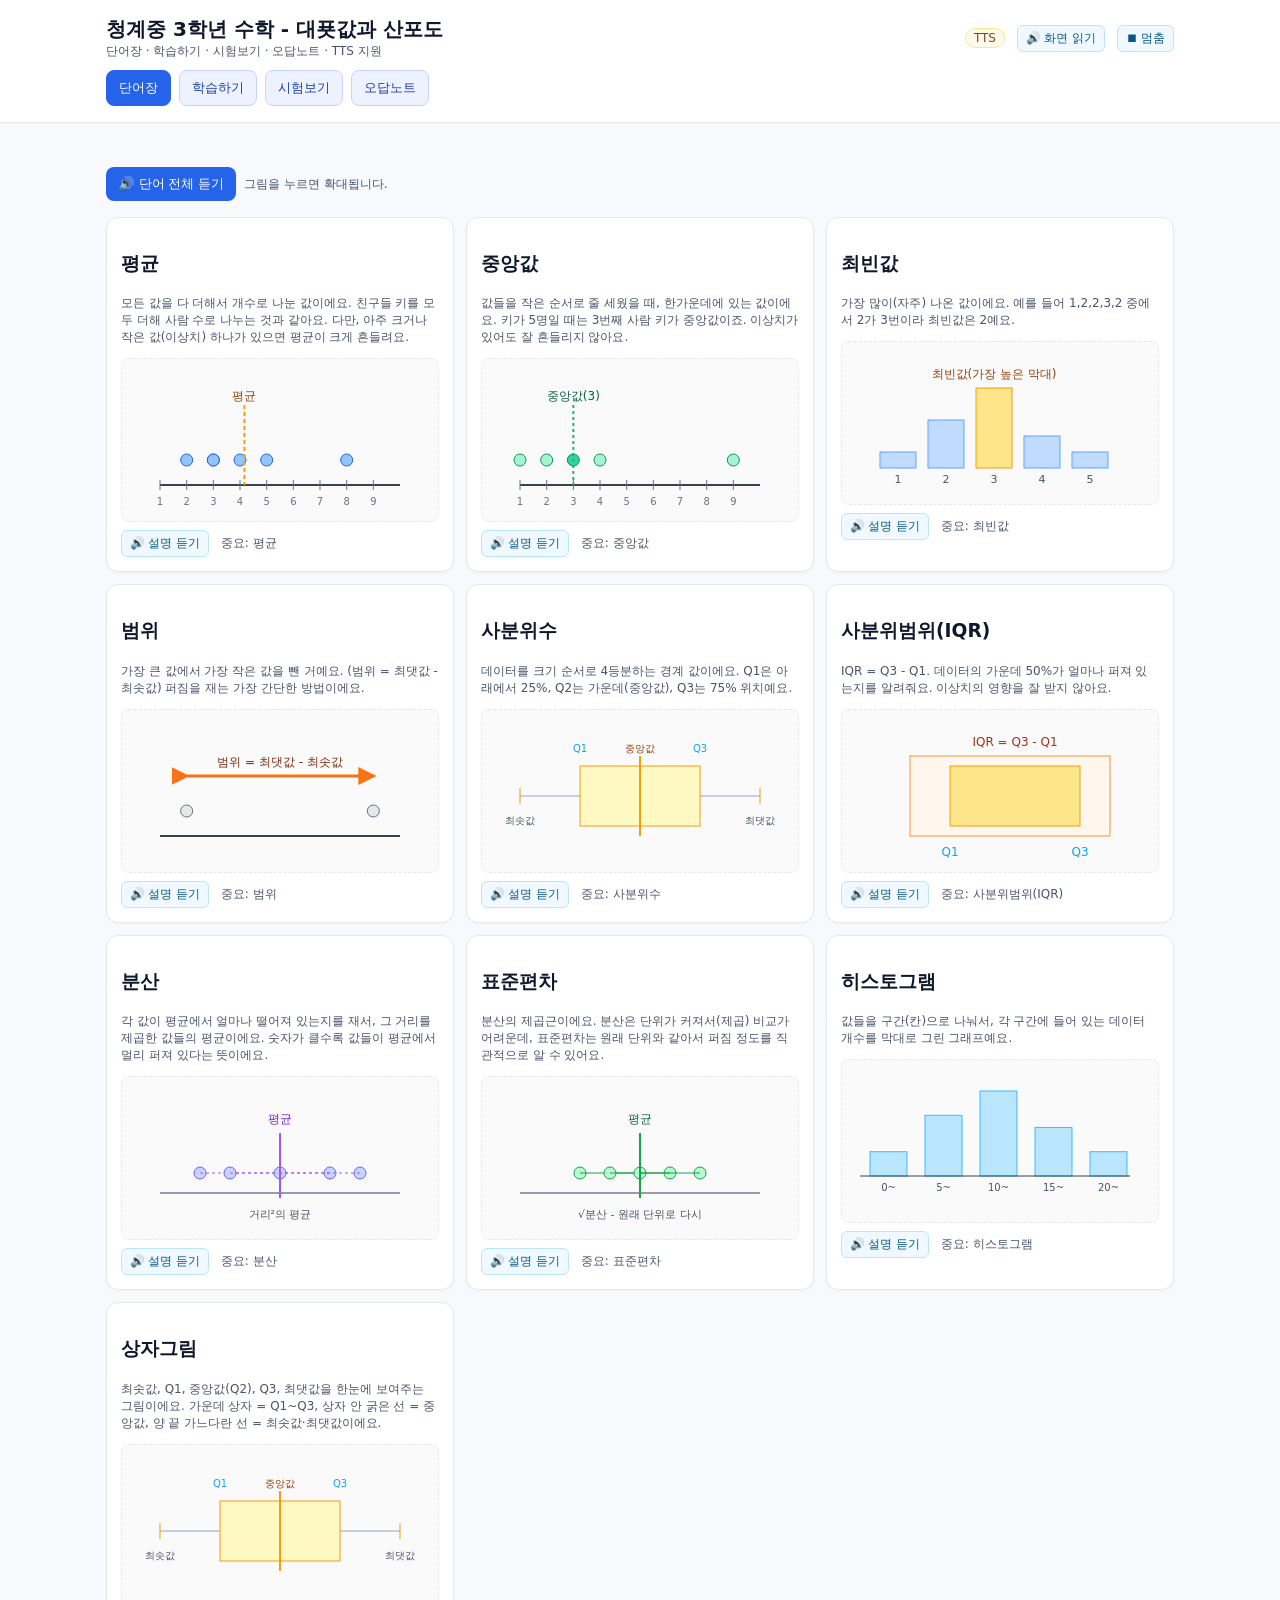
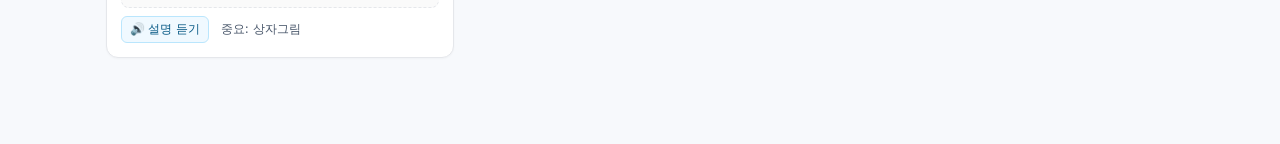
<file: 0601 대푯값과 산포도.html>
<!DOCTYPE html>
                        <html lang="en">
                        <head>
                            <meta charset="UTF-8">
                            <meta name="viewport" content="width=device-width, initial-scale=1.0">
							<style>
								body {
									background-color: white; /* Ensure the iframe has a white background */
								}

								
							</style>
                        </head>
                        <body>
                            <!DOCTYPE html>
<html lang="ko">
<head>
<meta charset="utf-8">
<meta name="viewport" content="width=device-width,initial-scale=1">
<title>청계중 3학년 수학 - 대푯값과 산포도 (단어장·학습·시험·오답노트)</title>
<style>
  :root{
    --bg:#f7f9fc; --card:#fff; --text:#0f172a; --muted:#475569;
    --brand:#2563eb; --ok:#16a34a; --warn:#ef4444; --highlight:#fff3cd;
  }
  *{box-sizing:border-box}
  body{margin:0;font-family:system-ui,-apple-system,Segoe UI,Roboto,sans-serif;background:var(--bg);color:var(--text)}
  header{position:sticky;top:0;z-index:50;background:var(--card);border-bottom:1px solid #e5e7eb}
  .wrap{max-width:1100px;margin:0 auto;padding:16px}
  h1{margin:0;font-size:20px}
  nav{display:flex;gap:8px;margin-top:10px;flex-wrap:wrap}
  nav button{background:#eef2ff;color:#1e40af;border:1px solid #c7d2fe;padding:8px 12px;border-radius:8px;cursor:pointer}
  nav button.active{background:var(--brand);color:#fff;border-color:var(--brand)}
  main .section{display:none;padding:20px 0 60px}
  main .section.active{display:block}
  .toolbar{display:flex;gap:8px;align-items:center;flex-wrap:wrap;margin:8px 0 16px}
  .btn{background:var(--brand);color:#fff;border:none;border-radius:8px;padding:8px 12px;cursor:pointer}
  .btn.secondary{background:#e2e8f0;color:#0f172a}
  .btn.warn{background:var(--warn)}
  .btn.ok{background:var(--ok)}
  .btn:disabled{opacity:.5;cursor:not-allowed}
  .grid{display:grid;grid-template-columns:repeat(auto-fill,minmax(260px,1fr));gap:12px}
  .card{background:var(--card);border:1px solid #e5e7eb;border-radius:12px;padding:14px;box-shadow:0 1px 2px rgba(0,0,0,.03)}
  .muted{color:var(--muted)}
  .badge{font-size:12px;background:#fffbeb;color:#92400e;padding:2px 8px;border-radius:999px;border:1px solid #fde68a}
  .svgbox{background:#fafafa;border:1px dashed #e5e7eb;border-radius:8px;padding:6px;cursor:zoom-in;margin:8px 0}
  .small{font-size:12px}
  .highlight{background:var(--highlight);border-bottom:2px dotted #f59e0b;cursor:help;padding:0 2px;border-radius:2px}
  .tooltip{position:absolute;background:#111827;color:#fff;border-radius:8px;font-size:12px;padding:8px;max-width:280px;box-shadow:0 4px 16px rgba(0,0,0,.25);z-index:60}
  .tts{background:#f0f9ff;border:1px solid #bae6fd;color:#075985;border-radius:6px;padding:4px 8px;cursor:pointer;font-size:12px}
  .list{display:grid;gap:10px}
  .qcard{border:1px solid #e5e7eb;background:#fff;border-radius:12px;padding:14px}
  .qcard .choices{display:grid;gap:6px;margin:8px 0}
  .qcard .choices button{text-align:left;border:1px solid #cbd5e1;background:#fff;border-radius:8px;padding:8px;cursor:pointer}
  .qcard .choices button.correct{border-color:#22c55e;background:#ecfdf5}
  .qcard .choices button.wrong{border-color:#ef4444;background:#fef2f2}
  .qcard .explain{background:#eff6ff;border-left:3px solid var(--brand);padding:10px;border-radius:8px;margin-top:8px}
  .row{display:flex;gap:12px;align-items:center;flex-wrap:wrap}
  .pill{font-size:12px;background:#e0f2fe;color:#075985;padding:2px 6px;border-radius:6px}
  .result-tag{display:inline-block;font-weight:700;padding:4px 10px;border-radius:999px;font-size:13px}
  .result-ok{background:#dcfce7;color:#166534}
  .result-no{background:#fee2e2;color:#991b1b}
  .modal{position:fixed;inset:0;background:rgba(0,0,0,.55);display:none;align-items:center;justify-content:center;padding:20px;z-index:100}
  .modal.active{display:flex}
  .modal .panel{background:#fff;border-radius:12px;padding:12px;max-width:92vw;max-height:92vh;overflow:auto}
  .modal .hd{display:flex;justify-content:space-between;align-items:center;gap:10px;margin-bottom:8px}
  .modal .hd h4{margin:0}
  .modal .hd .close{border:none;background:#f1f5f9;padding:6px 10px;border-radius:8px;cursor:pointer}
  .diag{margin-top:10px;font-size:12px;color:var(--muted)}
  input[type=text]{padding:6px 8px;border:1px solid #cbd5e1;border-radius:6px;font-size:14px}
</style>
</head>
<body>
<header>
  <div class="wrap">
    <div class="row" style="justify-content:space-between">
      <div>
        <h1>청계중 3학년 수학 - 대푯값과 산포도</h1>
        <div class="small muted">단어장 · 학습하기 · 시험보기 · 오답노트 · TTS 지원</div>
      </div>
      <div class="row">
        <span class="badge">TTS</span>
        <button class="tts" id="btnReadPage">🔊 화면 읽기</button>
        <button class="tts" id="btnStopTTS">⏹ 멈춤</button>
      </div>
    </div>
    <nav id="menu">
      <button data-target="vocab" class="active">단어장</button>
      <button data-target="learn">학습하기</button>
      <button data-target="exam">시험보기</button>
      <button data-target="wrong">오답노트</button>
    </nav>
  </div>
</header>

<main class="wrap">
  <section id="section-vocab" class="section active">
    <div class="toolbar">
      <button class="btn" id="vocabSpeakAll">🔊 단어 전체 듣기</button>
      <span class="small muted">그림을 누르면 확대됩니다.</span>
    </div>
    <div id="vocabGrid" class="grid"></div>
  </section>

  <section id="section-learn" class="section">
    <div class="toolbar">
      <button class="btn" id="learnSpeak">🔊 핵심 요약 듣기</button>
      <button class="btn ok" id="startQuickQuiz">바로 미니 시험 (3문항)</button>
    </div>
    <article class="card" id="learnContent"></article>
    <div id="quickQuiz" class="list" style="margin-top:14px"></div>
  </section>

  <section id="section-exam" class="section">
    <div class="toolbar">
      <button class="btn" id="startExam">시험 시작 (10문항)</button>
      <button class="btn secondary" id="readQuestion">🔊 현재 문제 읽기</button>
      <span class="pill" id="examProgress">대기 중</span>
    </div>
    <div id="examArea" class="list"></div>
    <div id="examResult" class="card" style="display:none"></div>
  </section>

  <section id="section-wrong" class="section">
    <div class="toolbar">
      <button class="btn" id="retryAllWrong">오답노트 전체 재도전</button>
      <button class="btn warn" id="clearWrong">오답노트 비우기</button>
    </div>
    <div id="wrongList" class="list"></div>
  </section>

  <div class="diag" id="diag"></div>
</main>

<div class="modal" id="imgModal">
  <div class="panel">
    <div class="hd">
      <h4 id="modalTitle">그림 확대보기</h4>
      <button class="close" id="closeModal">닫기</button>
    </div>
    <div id="modalBody"></div>
  </div>
</div>

<script>
/* ========= 유틸 ========= */
const $ = (s,p=document)=>p.querySelector(s);
const $$ = (s,p=document)=>Array.from(p.querySelectorAll(s));
const on = (el,ev,fn,opt)=>el && el.addEventListener(ev,fn,opt);
const clamp=(v,a,b)=>Math.max(a,Math.min(b,v));

/* ========= TTS ========= */
const TTS = (()=>{
  let voices=[], koVoice=null;
  const init=()=>{
    const pick=()=>{
      voices = speechSynthesis.getVoices();
      koVoice = voices.find(v=>/ko/i.test(v.lang)) || voices.find(v=>/Korean/i.test(v.name));
    };
    if('speechSynthesis' in window){ speechSynthesis.onvoiceschanged=pick; pick(); }
  };
  const speak=(text,opts={})=>{
    if(!('speechSynthesis' in window)){ return; }
    speechSynthesis.cancel();
    const u=new SpeechSynthesisUtterance(String(text));
    if(koVoice) u.voice=koVoice;
    u.rate=opts.rate??1; u.pitch=opts.pitch??1; u.lang='ko-KR';
    speechSynthesis.speak(u);
  };
  const readPage=()=>{
    const active=$('.section.active'); if(!active) return;
    const text=active.innerText.replace(/\s+/g,' ').trim();
    speak(text.length>380?text.slice(0,380)+'... 더 보려면 화면 읽기를 다시 눌러 주세요.':text);
  };
  return {init, speak, readPage};
})();

/* ========= SVG 헬퍼 ========= */
const SVGNS='http://www.w3.org/2000/svg';
function svg(tag,attrs={},children=[]){
  const el=document.createElementNS(SVGNS,tag);
  for(const [k,v] of Object.entries(attrs)) el.setAttribute(k,v);
  children.forEach(c=>el.appendChild(c));
  return el;
}
function svgText(x,y,str,o={}){
  const t=svg('text',{x,y,'text-anchor':o.anchor||'middle','font-size':o.size||12,fill:o.fill||'#374151'});
  t.appendChild(document.createTextNode(str));
  return t;
}
function svgContainer(w=300,h=150){
  const s=svg('svg',{viewBox:`0 0 ${w} ${h}`,width:'100%',height:String(h)});
  s.style.display='block';
  return s;
}

/* ========== 그림 생성기 (문제/단어 공용) ========== */
function drawDotplot(data, opts={}){
  // 일직선 위에 점을 찍은 그림 (점그래프)
  const s=svgContainer();
  const min=Math.min(...data), max=Math.max(...data);
  const lo=Math.min(min,0), hi=Math.max(max,lo+1);
  const W=280, H=120, baseY=90, leftPad=24, rightPad=24;
  const xOf=v=> leftPad + ((v-lo)/(hi-lo))*(W-leftPad-rightPad);
  // baseline
  s.appendChild(svg('line',{x1:leftPad,y1:baseY,x2:W-rightPad,y2:baseY,stroke:'#374151','stroke-width':2}));
  // ticks
  for(let v=lo; v<=hi; v++){
    const x=xOf(v);
    s.appendChild(svg('line',{x1:x,y1:baseY-4,x2:x,y2:baseY+4,stroke:'#6b7280'}));
    s.appendChild(svgText(x,baseY+18,String(v),{size:10,fill:'#6b7280'}));
  }
  // dots
  data.forEach(v=> s.appendChild(svg('circle',{cx:xOf(v),cy:baseY,r:6,fill:'#93c5fd',stroke:'#2563eb'})));
  // optional mean line
  if(opts.mean!=null){
    const mx=xOf(opts.mean);
    s.appendChild(svg('line',{x1:mx,y1:30,x2:mx,y2:baseY+4,stroke:'#f59e0b','stroke-dasharray':'4 3','stroke-width':2}));
    s.appendChild(svgText(mx,22,`평균 ${opts.mean}`,{fill:'#92400e',size:11}));
  }
  // median mark
  if(opts.median!=null){
    const mx=xOf(opts.median);
    s.appendChild(svg('line',{x1:mx,y1:30,x2:mx,y2:baseY+4,stroke:'#10b981','stroke-dasharray':'3 3','stroke-width':2}));
    s.appendChild(svgText(mx,46,`중앙값 ${opts.median}`,{fill:'#065f46',size:11}));
  }
  return s;
}
function drawBar(values, labels){
  // 막대그래프
  const s=svgContainer();
  const max=Math.max(...values,1);
  const w=Math.floor(280/(values.length*1.6));
  const gap=Math.floor(w*0.6);
  const base=110;
  values.forEach((h,i)=>{
    const x=20 + i*(w+gap);
    const y=base - (h/max)*80;
    s.appendChild(svg('rect',{x,y,width:w,height:(h/max)*80,fill:'#bfdbfe',stroke:'#60a5fa'}));
    s.appendChild(svgText(x+w/2, base+15, labels?labels[i]:String(i+1), {size:10,fill:'#475569'}));
    s.appendChild(svgText(x+w/2, y-4, String(h), {size:10,fill:'#1e40af'}));
  });
  s.appendChild(svg('line',{x1:10,y1:base,x2:280,y2:base,stroke:'#374151'}));
  return s;
}
function drawBoxplot(min,q1,med,q3,max){
  const s=svgContainer();
  const minV=Math.min(min,q1-1), maxV=Math.max(max,q3+1);
  const xOf=v=> 30 + ((v-minV)/(maxV-minV))*(240);
  const baseY=80;
  // whisker line
  s.appendChild(svg('line',{x1:xOf(min),y1:baseY,x2:xOf(max),y2:baseY,stroke:'#94a3b8'}));
  // box Q1..Q3
  s.appendChild(svg('rect',{x:xOf(q1),y:50,width:xOf(q3)-xOf(q1),height:60,fill:'#fef9c3',stroke:'#f59e0b'}));
  // median
  s.appendChild(svg('line',{x1:xOf(med),y1:40,x2:xOf(med),y2:120,stroke:'#f59e0b','stroke-width':2}));
  // whisker caps
  s.appendChild(svg('line',{x1:xOf(min),y1:baseY-8,x2:xOf(min),y2:baseY+8,stroke:'#f59e0b'}));
  s.appendChild(svg('line',{x1:xOf(max),y1:baseY-8,x2:xOf(max),y2:baseY+8,stroke:'#f59e0b'}));
  // labels
  s.appendChild(svgText(xOf(min),baseY+28,'최솟값',{size:10,fill:'#475569'}));
  s.appendChild(svgText(xOf(max),baseY+28,'최댓값',{size:10,fill:'#475569'}));
  s.appendChild(svgText(xOf(q1),36,'Q1',{size:10,fill:'#0ea5e9'}));
  s.appendChild(svgText(xOf(med),36,'중앙값',{size:10,fill:'#92400e'}));
  s.appendChild(svgText(xOf(q3),36,'Q3',{size:10,fill:'#0ea5e9'}));
  return s;
}
function drawHist(bins){
  const s=svgContainer();
  const max=Math.max(...bins);
  const w=Math.floor(280/(bins.length*1.5));
  const gap=Math.floor(w*0.5);
  const base=110;
  bins.forEach((h,i)=>{
    const x=20+i*(w+gap);
    const y=base-(h/max)*85;
    s.appendChild(svg('rect',{x,y,width:w,height:(h/max)*85,fill:'#bae6fd',stroke:'#38bdf8'}));
    s.appendChild(svgText(x+w/2,base+15,`${i*5}~`,{size:10,fill:'#475569'}));
  });
  s.appendChild(svg('line',{x1:10,y1:base,x2:280,y2:base,stroke:'#374151'}));
  return s;
}
function drawStemLeaf(stems, leaves){
  // 줄기와 잎 그림
  const s=svgContainer(280, 18 + stems.length*22);
  stems.forEach((st,i)=>{
    const y=20+i*22;
    s.appendChild(svgText(30,y,`${st} |`,{anchor:'start',size:14,fill:'#1e3a8a'}));
    s.appendChild(svgText(60,y,(leaves[i]||[]).join('  '),{anchor:'start',size:14,fill:'#0f172a'}));
  });
  s.appendChild(svg('line',{x1:25,y1:8,x2:25,y2:20+stems.length*22,stroke:'#94a3b8'}));
  return s;
}
function drawMeanWithArrow(label, value){
  const s=svgContainer();
  const x=140;
  s.appendChild(svg('line',{x1:x,y1:20,x2:x,y2:130,stroke:'#f59e0b','stroke-dasharray':'4 3','stroke-width':2}));
  s.appendChild(svgText(x,16,label,{fill:'#92400e',size:12}));
  s.appendChild(svgText(x,80,String(value),{fill:'#f59e0b',size:18}));
  return s;
}

/* ========== 단어장 ========== */
const Terms = [
  {term:'평균', def:'모든 값을 다 더해서 개수로 나눈 값이에요. 친구들 키를 모두 더해 사람 수로 나누는 것과 같아요. 다만, 아주 크거나 작은 값(이상치) 하나가 있으면 평균이 크게 흔들려요.',
   draw: ()=>{
     const s=svgContainer(280,150);
     s.appendChild(svg('line',{x1:20,y1:120,x2:260,y2:120,stroke:'#374151','stroke-width':2}));
     const data=[2,3,3,4,5,8]; const mean=data.reduce((a,b)=>a+b,0)/data.length;
     const xOf=v=> 20+(v-1)*(240/9);
     data.forEach(v=> s.appendChild(svg('circle',{cx:xOf(v),cy:95,r:6,fill:'#93c5fd',stroke:'#2563eb'})));
     const mx=xOf(mean);
     s.appendChild(svg('line',{x1:mx,y1:40,x2:mx,y2:120,stroke:'#f59e0b','stroke-dasharray':'4 3','stroke-width':2}));
     s.appendChild(svgText(mx,35,'평균',{fill:'#92400e'}));
     for(let i=1;i<=9;i++){
       const x=20+(i-1)*(240/9);
       s.appendChild(svg('line',{x1:x,y1:115,x2:x,y2:125,stroke:'#6b7280'}));
       s.appendChild(svgText(x,140,String(i),{size:10,fill:'#6b7280'}));
     }
     return s;
   }},
  {term:'중앙값', def:'값들을 작은 순서로 줄 세웠을 때, 한가운데에 있는 값이에요. 키가 5명일 때는 3번째 사람 키가 중앙값이죠. 이상치가 있어도 잘 흔들리지 않아요.',
   draw: ()=>{
     const s=svgContainer(280,150);
     const data=[1,2,3,4,9];
     const xOf=v=> 20+(v-1)*(240/9);
     s.appendChild(svg('line',{x1:20,y1:120,x2:260,y2:120,stroke:'#374151','stroke-width':2}));
     data.forEach((v,i)=> s.appendChild(svg('circle',{cx:xOf(v),cy:95,r:6,fill:i===2?'#34d399':'#a7f3d0',stroke:'#059669'})));
     s.appendChild(svg('line',{x1:xOf(3),y1:40,x2:xOf(3),y2:120,stroke:'#10b981','stroke-dasharray':'3 3','stroke-width':2}));
     s.appendChild(svgText(xOf(3),35,'중앙값(3)',{fill:'#065f46'}));
     for(let i=1;i<=9;i++){
       const x=20+(i-1)*(240/9);
       s.appendChild(svg('line',{x1:x,y1:115,x2:x,y2:125,stroke:'#6b7280'}));
       s.appendChild(svgText(x,140,String(i),{size:10,fill:'#6b7280'}));
     }
     return s;
   }},
  {term:'최빈값', def:'가장 많이(자주) 나온 값이에요. 예를 들어 1,2,2,3,2 중에서 2가 3번이라 최빈값은 2예요.',
   draw: ()=>{
     const s=svgContainer(280,150);
     const bars=[1,3,5,2,1], w=36,gap=12,base=120;
     bars.forEach((h,i)=>{
       const x=20+i*(w+gap), y=base-h*16;
       s.appendChild(svg('rect',{x,y,width:w,height:h*16,fill:i===2?'#fde68a':'#bfdbfe',stroke:i===2?'#f59e0b':'#60a5fa'}));
       s.appendChild(svgText(x+w/2,base+15,String(i+1),{size:11,fill:'#475569'}));
     });
     s.appendChild(svgText(20+2*(w+gap)+w/2,30,'최빈값(가장 높은 막대)',{fill:'#92400e'}));
     return s;
   }},
  {term:'범위', def:'가장 큰 값에서 가장 작은 값을 뺀 거예요. (범위 = 최댓값 - 최솟값) 퍼짐을 재는 가장 간단한 방법이에요.',
   draw: ()=>{
     const s=svgContainer(280,150);
     s.appendChild(svg('line',{x1:20,y1:120,x2:260,y2:120,stroke:'#374151','stroke-width':2}));
     const min=2,max=9, xOf=v=>20+(v-1)*(240/9);
     s.appendChild(svg('circle',{cx:xOf(min),cy:95,r:6,fill:'#e5e7eb',stroke:'#6b7280'}));
     s.appendChild(svg('circle',{cx:xOf(max),cy:95,r:6,fill:'#e5e7eb',stroke:'#6b7280'}));
     s.appendChild(svg('line',{x1:xOf(min),y1:60,x2:xOf(max),y2:60,stroke:'#f97316','stroke-width':3,'marker-end':'url(#arr)','marker-start':'url(#arr)'}));
     s.appendChild(svg('defs',{},[svg('marker',{id:'arr',markerWidth:6,markerHeight:6,refX:5,refY:3,orient:'auto'},[svg('path',{d:'M0,0 L6,3 L0,6 Z',fill:'#f97316'})])]));
     s.appendChild(svgText((xOf(min)+xOf(max))/2,50,'범위 = 최댓값 - 최솟값',{fill:'#7c2d12'}));
     return s;
   }},
  {term:'사분위수', def:'데이터를 크기 순서로 4등분하는 경계 값이에요. Q1은 아래에서 25%, Q2는 가운데(중앙값), Q3는 75% 위치예요.',
   draw: ()=> drawBoxplot(1,3,5,7,9)},
  {term:'사분위범위(IQR)', def:'IQR = Q3 - Q1. 데이터의 가운데 50%가 얼마나 퍼져 있는지를 알려줘요. 이상치의 영향을 잘 받지 않아요.',
   draw: ()=>{
     const s=svgContainer(280,150);
     s.appendChild(svg('rect',{x:50,y:40,width:200,height:80,fill:'#fff7ed',stroke:'#fb923c'}));
     s.appendChild(svg('rect',{x:90,y:50,width:130,height:60,fill:'#fde68a',stroke:'#f59e0b'}));
     s.appendChild(svgText(155,30,'IQR = Q3 - Q1',{fill:'#9a3412'}));
     s.appendChild(svgText(90,140,'Q1',{fill:'#0ea5e9'}));
     s.appendChild(svgText(220,140,'Q3',{fill:'#0ea5e9'}));
     return s;
   }},
  {term:'분산', def:'각 값이 평균에서 얼마나 떨어져 있는지를 재서, 그 거리를 제곱한 값들의 평균이에요. 숫자가 클수록 값들이 평균에서 멀리 퍼져 있다는 뜻이에요.',
   draw: ()=>{
     const s=svgContainer(280,150);
     const mx=140;
     s.appendChild(svg('line',{x1:20,y1:110,x2:260,y2:110,stroke:'#374151'}));
     [60,90,140,190,220].forEach(x=>{
       s.appendChild(svg('circle',{cx:x,cy:90,r:6,fill:'#c7d2fe',stroke:'#6366f1'}));
       s.appendChild(svg('line',{x1:x,y1:90,x2:mx,y2:90,stroke:'#a855f7','stroke-dasharray':'3 3'}));
     });
     s.appendChild(svg('line',{x1:mx,y1:50,x2:mx,y2:115,stroke:'#a855f7','stroke-width':2}));
     s.appendChild(svgText(mx,40,'평균',{fill:'#7e22ce'}));
     s.appendChild(svgText(140,135,'거리²의 평균',{size:11,fill:'#475569'}));
     return s;
   }},
  {term:'표준편차', def:'분산의 제곱근이에요. 분산은 단위가 커져서(제곱) 비교가 어려운데, 표준편차는 원래 단위와 같아서 퍼짐 정도를 직관적으로 알 수 있어요.',
   draw: ()=>{
     const s=svgContainer(280,150);
     const mx=140;
     s.appendChild(svg('line',{x1:20,y1:110,x2:260,y2:110,stroke:'#374151'}));
     [80,110,140,170,200].forEach(x=>{
       s.appendChild(svg('circle',{cx:x,cy:90,r:6,fill:'#bbf7d0',stroke:'#16a34a'}));
       s.appendChild(svg('line',{x1:x,y1:90,x2:mx,y2:90,stroke:'#16a34a'}));
     });
     s.appendChild(svg('line',{x1:mx,y1:50,x2:mx,y2:115,stroke:'#16a34a','stroke-width':2}));
     s.appendChild(svgText(mx,40,'평균',{fill:'#166534'}));
     s.appendChild(svgText(140,135,'√분산 - 원래 단위로 다시',{size:11,fill:'#475569'}));
     return s;
   }},
  {term:'히스토그램', def:'값들을 구간(칸)으로 나눠서, 각 구간에 들어 있는 데이터 개수를 막대로 그린 그래프예요.',
   draw: ()=> drawHist([2,5,7,4,2])},
  {term:'상자그림', def:'최솟값, Q1, 중앙값(Q2), Q3, 최댓값을 한눈에 보여주는 그림이에요. 가운데 상자 = Q1~Q3, 상자 안 굵은 선 = 중앙값, 양 끝 가느다란 선 = 최솟값·최댓값이에요.',
   draw: ()=> drawBoxplot(1,3,5,7,9)}
];

/* ========== 학습하기 본문 (각 개념에 그림 첨부) ========== */
function makeLearnFigure(kind){
  switch(kind){
    case 'mean': return drawDotplot([2,3,3,4,5,8],{mean:4.17});
    case 'median': return drawDotplot([1,2,3,4,9],{median:3});
    case 'mode': return drawBar([1,3,5,2,1],['A','B','C','D','E']);
    case 'range': return drawDotplot([2,4,7]);
    case 'box': return drawBoxplot(1,3,5,7,9);
    case 'iqr': return drawBoxplot(1,3,5,7,9);
    case 'var': return drawDotplot([60,90,140,190,220].map(v=>v/10),{mean:14});
    case 'sd': return drawDotplot([8,11,14,17,20],{mean:14});
    case 'hist': return drawHist([2,5,7,4,2]);
    case 'stemleaf': return drawStemLeaf([1,2,3],[[2,5],[0,3,7],[1,4,8]]);
  }
}
const LearnHTML = `
  <h2>대푯값과 산포도 한눈에 정리</h2>
  <p>데이터의 <b>대표 값</b>은
    <span class="highlight" data-term="평균">평균</span>,
    <span class="highlight" data-term="중앙값">중앙값</span>,
    <span class="highlight" data-term="최빈값">최빈값</span>이에요.</p>
  <p>데이터가 <b>얼마나 퍼져 있는지</b>(산포도)는
    <span class="highlight" data-term="범위">범위</span>,
    <span class="highlight" data-term="사분위범위(IQR)">사분위범위</span>,
    <span class="highlight" data-term="분산">분산</span>,
    <span class="highlight" data-term="표준편차">표준편차</span>로 나타내요.</p>

  <div class="grid">
    <div class="card">
      <h3>📌 평균</h3>
      <p class="muted small">모든 값을 더해 개수로 나눈 값. 이상치에 흔들려요.</p>
      <div class="svgbox" data-fig="mean"></div>
      <div class="small muted">점그래프의 주황 점선이 평균이에요.</div>
    </div>
    <div class="card">
      <h3>📌 중앙값</h3>
      <p class="muted small">작은 순서로 줄 세웠을 때 한가운데 값. 이상치에 강해요.</p>
      <div class="svgbox" data-fig="median"></div>
      <div class="small muted">초록 점선이 중앙값이에요.</div>
    </div>
    <div class="card">
      <h3>📌 최빈값</h3>
      <p class="muted small">가장 자주 나온 값. 막대그래프에서 가장 높은 막대.</p>
      <div class="svgbox" data-fig="mode"></div>
    </div>
    <div class="card">
      <h3>📌 범위</h3>
      <p class="muted small">최댓값 - 최솟값. 퍼짐의 가장 간단한 측정.</p>
      <div class="svgbox" data-fig="range"></div>
    </div>
    <div class="card">
      <h3>📌 상자그림</h3>
      <p class="muted small">최솟값·Q1·중앙값·Q3·최댓값을 한 그림에 보여줘요.</p>
      <div class="svgbox" data-fig="box"></div>
    </div>
    <div class="card">
      <h3>📌 IQR</h3>
      <p class="muted small">Q3 - Q1. 가운데 50%의 퍼짐. 이상치에 강해요.</p>
      <div class="svgbox" data-fig="iqr"></div>
    </div>
    <div class="card">
      <h3>📌 분산과 표준편차</h3>
      <p class="muted small">분산 = 거리²의 평균, 표준편차 = √분산.</p>
      <div class="svgbox" data-fig="sd"></div>
    </div>
    <div class="card">
      <h3>📌 히스토그램</h3>
      <p class="muted small">구간별 도수를 막대로 나타낸 그래프.</p>
      <div class="svgbox" data-fig="hist"></div>
    </div>
    <div class="card">
      <h3>📌 줄기와 잎 그림</h3>
      <p class="muted small">값의 분포를 그대로 보존해서 보여줘요.</p>
      <div class="svgbox" data-fig="stemleaf"></div>
    </div>
  </div>

  <h3 style="margin-top:18px">핵심 공식</h3>
  <ul>
    <li>평균 = (값의 합) ÷ (개수)</li>
    <li>범위 = 최댓값 - 최솟값</li>
    <li>IQR = Q3 - Q1</li>
    <li>분산 = (각 값이 평균에서 떨어진 거리)²의 평균</li>
    <li>표준편차 = √분산</li>
  </ul>
  <p class="small muted">💡 색이 칠해진 <b>중요 단어</b>를 누르면 쉬운 설명과 🔊 읽기가 나와요.</p>
`;

/* ========== 문항 데이터 (그림 첨부) ========== */
let _qSeq=1;
function MC(q,choices,correct,expl,fig){
  return {id:'Q'+(_qSeq++), type:'MC', question:q, choices, correctIndex:correct, explanation:expl, tts:q, figure:fig||null};
}
function NUM(q,ans,expl,fig){
  return {id:'Q'+(_qSeq++), type:'NUM', question:q, answerValue:ans, explanation:expl, tts:q, figure:fig||null};
}

const QuickQuiz = [
  MC('다음 중 이상치의 영향을 가장 많이 받는 값은?', ['중앙값','최빈값','평균','사분위범위'], 2,
     '평균은 모든 값을 더해서 나눠요. 이상치 하나가 평균을 크게 흔들 수 있어요.',
     {kind:'mean'}),
  NUM('데이터 2, 3, 5, 7의 평균은? (소수 둘째 자리까지)', 4.25,
      '합계 17 ÷ 4 = 4.25',
      {kind:'mean', data:[2,3,5,7]}),
  MC('상자그림에서 상자(box)의 길이가 뜻하는 것은?', ['범위','중앙값','사분위범위(IQR)','분산'], 2,
     '상자의 길이는 Q3 - Q1, 즉 IQR이에요.',
     {kind:'box'})
];

const ExamBank = [
  MC('데이터 1, 2, 2, 3, 10의 평균은?', ['3.6','3.0','2.6','2.0'], 0,
     '합계 18 ÷ 5 = 3.6. 큰 값 10이 평균을 끌어올렸어요.',
     {kind:'mean', data:[1,2,2,3,10]}),
  MC('데이터 1, 2, 2, 3, 10의 중앙값은?', ['2','2.4','3','2.5'], 0,
     '정렬하면 1,2,2,3,10 → 가운데 값 2',
     {kind:'median', data:[1,2,2,3,10]}),
  MC('데이터 1, 1, 2, 3, 3, 3의 최빈값은?', ['1','2','3','없음'], 2,
     '3이 세 번으로 가장 많이 나왔어요.',
     {kind:'mode', data:[1,1,2,3,3,3]}),
  NUM('데이터 2, 4, 7의 범위는?', 5, '7 - 2 = 5',
      {kind:'range', data:[2,4,7]}),
  MC('이상치가 있는 데이터의 대푯값으로 더 적절한 것은?', ['평균','중앙값','최빈값','분산'], 1,
     '중앙값은 이상치에 흔들리지 않아요.',
     {kind:'mean', data:[10,11,12,13,90]}),
  NUM('데이터 4, 6, 8, 10의 평균은?', 7, '합계 28 ÷ 4 = 7',
      {kind:'mean', data:[4,6,8,10]}),
  MC('상자그림의 수염(whisker)이 나타내는 것은?', ['평균과 중앙값','최솟값과 최댓값','Q1과 Q3','분산과 표준편차'], 1,
     '수염은 양 끝 값(최솟값·최댓값)을 가리켜요.',
     {kind:'box'}),
  MC('사분위범위(IQR)를 키우는 변화는?', ['모든 값에 같은 수 더하기','모든 값을 같은 수로 곱하기','이상치 1개 제거','데이터 개수 줄이기'], 1,
     '모든 값을 k배 하면 IQR도 k배가 돼요.',
     {kind:'box', scale:2}),
  NUM('데이터 1, 3, 5, 7, 9의 중앙값은?', 5, '가운데 값이 5예요.',
      {kind:'median', data:[1,3,5,7,9]}),
  MC('오른쪽 꼬리가 긴 분포에서 더 안정적인 대푯값은?', ['평균','중앙값','최빈값','범위'], 1,
     '꼬리(이상치) 영향을 덜 받는 중앙값이 안정적이에요.',
     {kind:'mean', data:[10,12,12,13,40]}),
  MC('분산과 표준편차의 관계로 알맞은 것은?', ['표준편차 = 분산²','표준편차 = √분산','분산 = √표준편차','관계 없음'], 1,
     '표준편차는 분산의 제곱근이에요.',
     {kind:'sd'}),
  MC('어떤 반 키 비교에서 한 명만 매우 큰 경우, 더 적절한 대푯값은?', ['평균','중앙값','최빈값','표준편차'], 1,
     '이상치 영향을 덜 받는 중앙값이 적절해요.',
     {kind:'mean', data:[150,152,154,155,200]})
];

/* ========== 그림 그리기 헬퍼 (문항 figure.kind 기반) ========== */
function drawFigure(fig){
  if(!fig) return null;
  const kind = fig.kind;
  const data = fig.data || [];
  if(kind==='mean') return drawDotplot(data.length?data:[2,3,4,5,6], {mean: data.length?data.reduce((a,b)=>a+b,0)/data.length:4});
  if(kind==='median'){
    const sorted=data.slice().sort((a,b)=>a-b);
    const m = sorted.length%2 ? sorted[(sorted.length-1)/2] : (sorted[sorted.length/2-1]+sorted[sorted.length/2])/2;
    return drawDotplot(data, {median:m});
  }
  if(kind==='mode'){
    const freq={}; data.forEach(v=> freq[v]=(freq[v]||0)+1);
    const vals=Object.keys(freq).map(Number).sort((a,b)=>a-b);
    const heights=vals.map(v=>freq[v]);
    return drawBar(heights, vals.map(String));
  }
  if(kind==='range') return drawDotplot(data);
  if(kind==='box'){
    if(data.length){
      const sorted=data.slice().sort((a,b)=>a-b);
      const q=(p)=>{ const i=(sorted.length-1)*p; const lo=Math.floor(i), hi=Math.ceil(i); return sorted[lo]+(sorted[hi]-sorted[lo])*(i-lo); };
      return drawBoxplot(sorted[0], q(0.25), q(0.5), q(0.75), sorted[sorted.length-1]);
    }
    return drawBoxplot(1,3,5,7,9);
  }
  if(kind==='sd'){
    const m = data.length? data.reduce((a,b)=>a+b,0)/data.length : 14;
    return drawDotplot(data.length?data:[8,11,14,17,20],{mean:m});
  }
  if(kind==='hist') return drawHist(fig.bins || [2,5,7,4,2]);
  if(kind==='stemleaf'){
    const stems=[], leaves=[];
    data.forEach(v=>{ const s=Math.floor(v/10); const i=stems.indexOf(s);
      if(i<0){ stems.push(s); leaves.push([v%10]); } else leaves[i].push(v%10);
    });
    return drawStemLeaf(stems, leaves);
  }
  return null;
}

/* ========== 오답노트 (localStorage) ========== */
const LSKEY='wrongNotes_v1';
let WrongNotes=[];
try{ WrongNotes=JSON.parse(localStorage.getItem(LSKEY)||'[]'); }catch{ WrongNotes=[]; }
function saveWrong(){ try{ localStorage.setItem(LSKEY, JSON.stringify(WrongNotes)); }catch{} }
function addWrong(q, userAns){
  if(!WrongNotes.some(x=>x.id===q.id)){
    WrongNotes.push({
      id:q.id, type:q.type, question:q.question, choices:q.choices||null,
      answerValue:q.answerValue??null, correctIndex:q.correctIndex??null,
      explanation:q.explanation, figure:q.figure||null, userAnswer:userAns??null
    });
    saveWrong();
  }
}
function removeWrong(id){ WrongNotes=WrongNotes.filter(x=>x.id!==id); saveWrong(); }

/* ========== 렌더: 단어장 ========== */
function renderVocab(){
  const grid=$('#vocabGrid'); grid.innerHTML='';
  Terms.forEach(t=>{
    const card=document.createElement('div');
    card.className='card';
    card.innerHTML=`
      <h3>${t.term}</h3>
      <p class="muted small">${t.def}</p>
      <div class="svgbox" role="button" tabindex="0" aria-label="${t.term} 그림 확대"></div>
      <div class="row" style="margin-top:8px">
        <button class="tts" data-tts="${t.term}. ${t.def}">🔊 설명 듣기</button>
        <span class="small muted">중요: ${t.term}</span>
      </div>
    `;
    const box=card.querySelector('.svgbox');
    const svgNode=t.draw();
    box.appendChild(svgNode);
    const open=()=> openModal(svgNode.cloneNode(true), `${t.term} 그림`);
    on(box,'click',open);
    on(box,'keydown',e=>{ if(e.key==='Enter'||e.key===' '){ e.preventDefault(); open(); }});
    grid.appendChild(card);
  });
}

/* ========== 렌더: 학습하기 ========== */
function renderLearn(){
  const art=$('#learnContent'); art.innerHTML=LearnHTML;
  // 학습 본문의 각 svgbox에 그림 채우기
  art.querySelectorAll('.svgbox[data-fig]').forEach(box=>{
    const kind=box.getAttribute('data-fig');
    const svgNode=makeLearnFigure(kind);
    if(svgNode){
      box.appendChild(svgNode);
      on(box,'click',()=> openModal(svgNode.cloneNode(true), '학습 그림'));
    }
  });
  // 중요 단어 툴팁
  art.querySelectorAll('.highlight').forEach(span=>{
    const term=span.getAttribute('data-term');
    const obj=Terms.find(x=>x.term===term);
    if(obj){
      span.title=obj.def;
      on(span,'click',e=>{ e.stopPropagation(); showTooltip(span, `<b>${obj.term}</b><br>${obj.def}<br><button class="tts" data-tts="${obj.term}. ${obj.def}">🔊 읽기</button>`); });
    }
  });
}

/* ========== 툴팁 ========== */
let tipEl=null;
function showTooltip(anchor, html){
  if(tipEl){ tipEl.remove(); tipEl=null; }
  tipEl=document.createElement('div'); tipEl.className='tooltip'; tipEl.innerHTML=html;
  document.body.appendChild(tipEl);
  tipEl.style.visibility='hidden';
  const r=anchor.getBoundingClientRect();
  let x=window.scrollX+r.left+r.width/2-tipEl.offsetWidth/2;
  let y=window.scrollY+r.bottom+8;
  x=clamp(x,8,window.scrollX+document.documentElement.clientWidth-320);
  y=Math.max(window.scrollY+8,y);
  tipEl.style.left=x+'px'; tipEl.style.top=y+'px'; tipEl.style.visibility='visible';
  on(tipEl,'click',ev=>{ const b=ev.target.closest('[data-tts]'); if(b) TTS.speak(b.getAttribute('data-tts')); });
  const close=(ev)=>{ if(!tipEl) return; if(!tipEl.contains(ev.target)&&ev.target!==anchor){ tipEl.remove(); tipEl=null; } else on(document,'click',close,{once:true}); };
  on(document,'click',close,{once:true});
}

/* ========== 모달 ========== */
function openModal(node, title='그림'){
  $('#modalTitle').textContent=title;
  const body=$('#modalBody'); body.innerHTML='';
  if(node&&node.tagName==='svg'){
    node.removeAttribute('width'); node.removeAttribute('height');
    node.setAttribute('width','760'); node.setAttribute('height','380');
  }
  body.appendChild(node);
  $('#imgModal').classList.add('active');
}
function closeModal(){ $('#imgModal').classList.remove('active'); }

/* ========== 문항 렌더 (다음 문제 버튼 직접 클릭) ========== */
function shuffle(a){ const b=a.slice(); for(let i=b.length-1;i>0;i--){ const j=Math.floor(Math.random()*(i+1)); [b[i],b[j]]=[b[j],b[i]];} return b; }
function pickExam(n){
  const mc=ExamBank.filter(q=>q.type==='MC');
  const num=ExamBank.filter(q=>q.type==='NUM');
  const half=Math.ceil(n/2);
  return shuffle(shuffle(mc).slice(0,Math.min(half,mc.length))).concat(
         shuffle(num).slice(0, n-Math.min(half,mc.length))
  ).slice(0,n);
}
function renderQuestion(q, idx, total, onNext){
  const wrap=document.createElement('div');
  wrap.className='qcard';
  wrap.dataset.id=q.id;

  // 헤더
  const head=document.createElement('div');
  head.className='row';
  head.innerHTML=`<span class="pill">문제 ${idx+1} / ${total}</span>
                  <b>${q.question}</b>
                  <button class="tts" data-tts="${q.tts}">🔊 문제 읽기</button>`;
  wrap.appendChild(head);

  // 그림
  const figSvg = drawFigure(q.figure);
  if(figSvg){
    const box=document.createElement('div');
    box.className='svgbox';
    box.title='클릭하면 확대됩니다';
    box.appendChild(figSvg);
    on(box,'click',()=> openModal(figSvg.cloneNode(true), `${idx+1}번 문제 그림`));
    wrap.appendChild(box);
  }

  // 답안 영역
  const ansArea=document.createElement('div');
  wrap.appendChild(ansArea);

  // 채점 결과 + 다음 버튼
  const resultArea=document.createElement('div');
  resultArea.style.marginTop='10px';
  wrap.appendChild(resultArea);

  let answered=false;
  const finalize=(correct, userAns)=>{
    if(answered) return;
    answered=true;
    const tag=document.createElement('span');
    tag.className='result-tag ' + (correct?'result-ok':'result-no');
    tag.textContent = correct ? '정답' : '오답';
    resultArea.appendChild(tag);

    const ex=document.createElement('div');
    ex.className='explain';
    const correctText = q.type==='MC'
      ? `<b>${q.correctIndex+1}. ${q.choices[q.correctIndex]}</b>`
      : `<b>${q.answerValue}</b>`;
    ex.innerHTML = (correct?'정답이에요! ':'아쉬워요. ') + `정답: ${correctText}<br>${q.explanation}
      <div class="row" style="margin-top:6px">
        <button class="tts" data-tts="정답 ${q.type==='MC'?q.choices[q.correctIndex]:q.answerValue}. ${q.explanation}">🔊 해설 듣기</button>
      </div>`;
    resultArea.appendChild(ex);

    if(!correct) addWrong(q, userAns);

    // 다음 문제 버튼
    const nextBtn=document.createElement('button');
    nextBtn.className='btn ok';
    nextBtn.textContent = (idx >= total-1) ? '결과 보기 →' : '다음 문제 →';
    nextBtn.style.marginTop='10px';
    nextBtn.addEventListener('click', ()=> onNext && onNext());
    resultArea.appendChild(nextBtn);
  };

  if(q.type==='MC'){
    const choices=document.createElement('div'); choices.className='choices';
    q.choices.forEach((c,i)=>{
      const btn=document.createElement('button');
      btn.textContent=`${i+1}. ${c}`;
      btn.addEventListener('click',()=>{
        if(answered) return;
        const correct = i===q.correctIndex;
        if(correct) btn.classList.add('correct');
        else{ btn.classList.add('wrong'); choices.children[q.correctIndex].classList.add('correct'); }
        finalize(correct, c);
      });
      choices.appendChild(btn);
    });
    ansArea.appendChild(choices);
  } else {
    const row=document.createElement('div'); row.className='row';
    const input=document.createElement('input');
    input.type='text'; input.placeholder='숫자 답 입력';
    const submit=document.createElement('button');
    submit.className='btn'; submit.textContent='제출';
    const check=()=>{
      if(answered) return;
      const v=parseFloat(String(input.value).replace(/[^\d.\-]/g,''));
      const correct = !isNaN(v) && Math.abs(v - q.answerValue) < 1e-6;
      input.disabled=true; submit.disabled=true;
      finalize(correct, input.value);
    };
    submit.addEventListener('click',check);
    input.addEventListener('keydown',e=>{ if(e.key==='Enter') check(); });
    row.appendChild(input); row.appendChild(submit);
    ansArea.appendChild(row);
  }

  // 공통 TTS 위임
  wrap.addEventListener('click',e=>{
    const b=e.target.closest('[data-tts]'); if(b) TTS.speak(b.getAttribute('data-tts'));
  });
  return wrap;
}

/* ========== 시험 흐름 ========== */
let exam = {list:[], idx:0, score:0, active:false};
function startExam(){
  $('#examArea').innerHTML='';
  $('#examResult').style.display='none';
  const list = pickExam(10);
  if(list.length===0){ $('#examArea').innerHTML='<div class="empty">문항이 없습니다.</div>'; $('#examProgress').textContent='대기 중'; return; }
  exam = {list, idx:0, score:0, active:true};
  renderCurrentExam();
}
function renderCurrentExam(){
  const area=$('#examArea'); area.innerHTML='';
  const q=exam.list[exam.idx];
  const node = renderQuestion(q, exam.idx, exam.list.length, ()=>{
    exam.idx++;
    if(exam.idx>=exam.list.length) finishExam();
    else renderCurrentExam();
  });
  area.appendChild(node);
  $('#examProgress').textContent = `문항 ${exam.idx+1} / ${exam.list.length}`;
  setTimeout(()=> TTS.speak(`문제 ${exam.idx+1}. ${q.tts}`), 200);
  // 자동 스크롤
  area.scrollIntoView({behavior:'smooth', block:'start'});
}
function finishExam(){
  const area=$('#examArea'); area.innerHTML='';
  const total=exam.list.length, score=exam.score;
  const res=$('#examResult'); res.style.display='block';
  res.innerHTML = `
    <h3>시험 결과</h3>
    <p>점수: <span class="score">${score} / ${total}</span> (${Math.round(score/total*100)}점)</p>
    <p class="muted small">틀린 문제는 자동으로 <b>오답노트</b>에 저장되었어요. 해설을 다시 보고 싶다면 오답노트에서 다시 풀어보세요.</p>
    <div class="row">
      <button class="btn" id="retryExam">다시 풀기</button>
      <button class="btn secondary" id="goWrong">오답노트로</button>
    </div>
  `;
  on($('#retryExam'),'click',startExam);
  on($('#goWrong'),'click',()=> switchTo('wrong'));
  $('#examProgress').textContent='완료';
  TTS.speak(`시험이 끝났어요. ${total}문제 중 ${score}문제를 맞혔습니다. ${Math.round(score/total*100)}점이에요.`);
  renderWrong();
  exam.active=false;
}

/* ========== 미니 시험 (학습하기 페이지) ========== */
function startQuickQuiz(){
  const area=$('#quickQuiz'); area.innerHTML='';
  const list=shuffle(QuickQuiz).slice(0,3);
  let i=0, score=0;
  const show=()=>{
    area.innerHTML='';
    if(i>=list.length){
      const r=document.createElement('div'); r.className='card';
      r.innerHTML = `<b>미니 시험 결과: ${score} / ${list.length}</b>
        <p class="muted small">틀린 문제는 오답노트에 저장되었어요. 본시험으로 가서 더 풀어보세요!</p>`;
      area.appendChild(r);
      TTS.speak(`미니 시험 결과 ${score}문제 맞혔습니다.`);
      renderWrong();
      return;
    }
    const node = renderQuestion(list[i], i, list.length, ()=>{ i++; setTimeout(show, 200); });
    area.appendChild(node);
  };
  show();
}

/* ========== 오답노트 ========== */
function renderWrong(){
  const box=$('#wrongList'); box.innerHTML='';
  if(WrongNotes.length===0){
    box.innerHTML='<div class="empty">아직 저장된 오답이 없어요. 시험에서 틀리면 자동으로 여기에 추가됩니다.</div>';
    return;
  }
  WrongNotes.forEach((q,i)=>{
    const card=document.createElement('div'); card.className='qcard';
    const ansText = (q.type==='MC')
      ? `내 답: <b>${q.userAnswer ?? '?'}</b> · 정답: <b>${q.choices[q.correctIndex]}</b>`
      : `내 답: <b>${q.userAnswer ?? '?'}</b> · 정답: <b>${q.answerValue}</b>`;
    card.innerHTML = `
      <div class="row">
        <span class="pill">오답 ${i+1}</span>
        <b>${q.question}</b>
        <button class="tts" data-tts="${q.question}. ${q.explanation}">🔊 읽기</button>
      </div>
      <div class="svgbox" data-fig-id="${q.id}" style="cursor:zoom-in"></div>
      <div class="small muted">${ansText}</div>
      <div class="explain">${q.explanation}</div>
      <div class="row" style="margin-top:6px">
        <button class="btn ok" data-act="re" data-id="${q.id}">다시 풀기</button>
        <button class="btn warn" data-act="del" data-id="${q.id}">삭제</button>
      </div>
    `;
    box.appendChild(card);

    // 그림 첨부 (문항과 동일한 그림)
    const figBox = card.querySelector(`[data-fig-id="${q.id}"]`);
    const figSvg = drawFigure(q.figure);
    if(figSvg){
      figBox.appendChild(figSvg);
      on(figBox,'click',()=> openModal(figSvg.cloneNode(true), `오답 ${i+1} 그림`));
    }
  });

  box.querySelectorAll('button[data-act]').forEach(b=>{
    on(b,'click',()=>{
      const id=b.getAttribute('data-id'), act=b.getAttribute('data-act');
      if(act==='del'){ removeWrong(id); renderWrong(); }
      else if(act==='re'){
        const q=WrongNotes.find(x=>x.id===id); if(!q) return;
        switchTo('exam');
        const area=$('#examArea'); area.innerHTML='';
        $('#examResult').style.display='none';
        $('#examProgress').textContent='오답 재도전 1문항';
        const node = renderQuestion(q, 0, 1, ()=>{
          removeWrong(id); renderWrong();
          const back=document.createElement('div'); back.className='card';
          back.innerHTML='<b>재도전 완료!</b> 정답을 맞혀 오답노트에서 제거되었어요.';
          area.appendChild(back);
        });
        area.appendChild(node);
      }
    });
  });
}

/* ========== 메뉴 전환 ========== */
function switchTo(target){
  $$('#menu button').forEach(b=>b.classList.toggle('active', b.dataset.target===target));
  $$('main .section').forEach(s=>s.classList.toggle('active', s.id==='section-'+target));
  window.scrollTo({top:0,behavior:'smooth'});
}

/* ========== 초기화 ========== */
function init(){
  const diag=[];
  if(!('speechSynthesis' in window)) diag.push('⚠ 이 브라우저는 TTS를 지원하지 않습니다. Chrome/Edge를 권장합니다.');
  try{ localStorage.setItem('__t','1'); localStorage.removeItem('__t'); } catch { diag.push('⚠ localStorage를 사용할 수 없어요.'); }
  $('#diag').textContent=diag.join(' ');

  $$('#menu button').forEach(btn=> on(btn,'click',()=> switchTo(btn.dataset.target)));

  renderVocab();
  renderLearn();
  renderWrong();

  TTS.init();
  on($('#btnReadPage'),'click',TTS.readPage);
  on($('#btnStopTTS'),'click',()=> speechSynthesis && speechSynthesis.cancel());
  on($('#vocabSpeakAll'),'click',()=> TTS.speak(Terms.map(t=>`${t.term}. ${t.def}`).join(' ')));

  // 전역 TTS 위임
  on(document,'click',e=>{
    const b=e.target.closest('[data-tts]'); if(b) TTS.speak(b.getAttribute('data-tts'));
  });

  // 학습
  on($('#learnSpeak'),'click',()=>{
    TTS.speak('대푯값과 산포도 핵심. 평균은 합계를 개수로 나눈 값. 중앙값은 가운데 값. 최빈값은 가장 많이 나온 값. 범위는 최댓값에서 최솟값을 뺀 값. 사분위범위는 Q3에서 Q1을 뺀 값. 분산은 평균에서의 거리 제곱의 평균이고, 표준편차는 분산의 제곱근이에요.');
  });
  on($('#startQuickQuiz'),'click',startQuickQuiz);

  // 시험
  on($('#startExam'),'click',startExam);
  on($('#readQuestion'),'click',()=>{
    const node=$('.section#section-exam .qcard');
    if(!node) return;
    const qid=node.dataset.id;
    const q=exam.list.find(x=>x.id===qid) || WrongNotes.find(x=>x.id===qid);
    if(q) TTS.speak(q.tts);
  });

  // 오답
  on($('#clearWrong'),'click',()=>{
    if(WrongNotes.length===0) return;
    if(confirm('오답노트를 모두 비울까요?')){ WrongNotes=[]; saveWrong(); renderWrong(); TTS.speak('오답노트를 모두 비웠어요.'); }
  });
  on($('#retryAllWrong'),'click',()=>{
    if(WrongNotes.length===0){ alert('오답노트가 비어 있어요.'); return; }
    switchTo('exam');
    const area=$('#examArea'); area.innerHTML='';
    $('#examResult').style.display='none';
    $('#examProgress').textContent = `오답 재도전 ${WrongNotes.length}문항`;
    let i=0, score=0, list=WrongNotes.slice();
    const show=()=>{
      area.innerHTML='';
      if(i>=list.length){
        const r=document.createElement('div'); r.className='card';
        r.innerHTML = `<b>오답 재도전 결과: ${score} / ${list.length}</b>`;
        area.appendChild(r);
        renderWrong();
        return;
      }
      const node = renderQuestion(list[i], i, list.length, ()=>{
        if(score===i) score++; removeWrong(list[i].id); i++; setTimeout(show, 200);
      });
      area.appendChild(node);
    };
    show();
  });

  on($('#closeModal'),'click',closeModal);
  on($('#imgModal'),'click',e=>{ if(e.target.id==='imgModal') closeModal(); });
  on(document,'keydown',e=>{ if(e.key==='Escape') closeModal(); });
}
document.addEventListener('DOMContentLoaded',init);
</script>
</body>
</html>

							<script>
                            	
							</script>
                        </body>
                        </html>
</file>
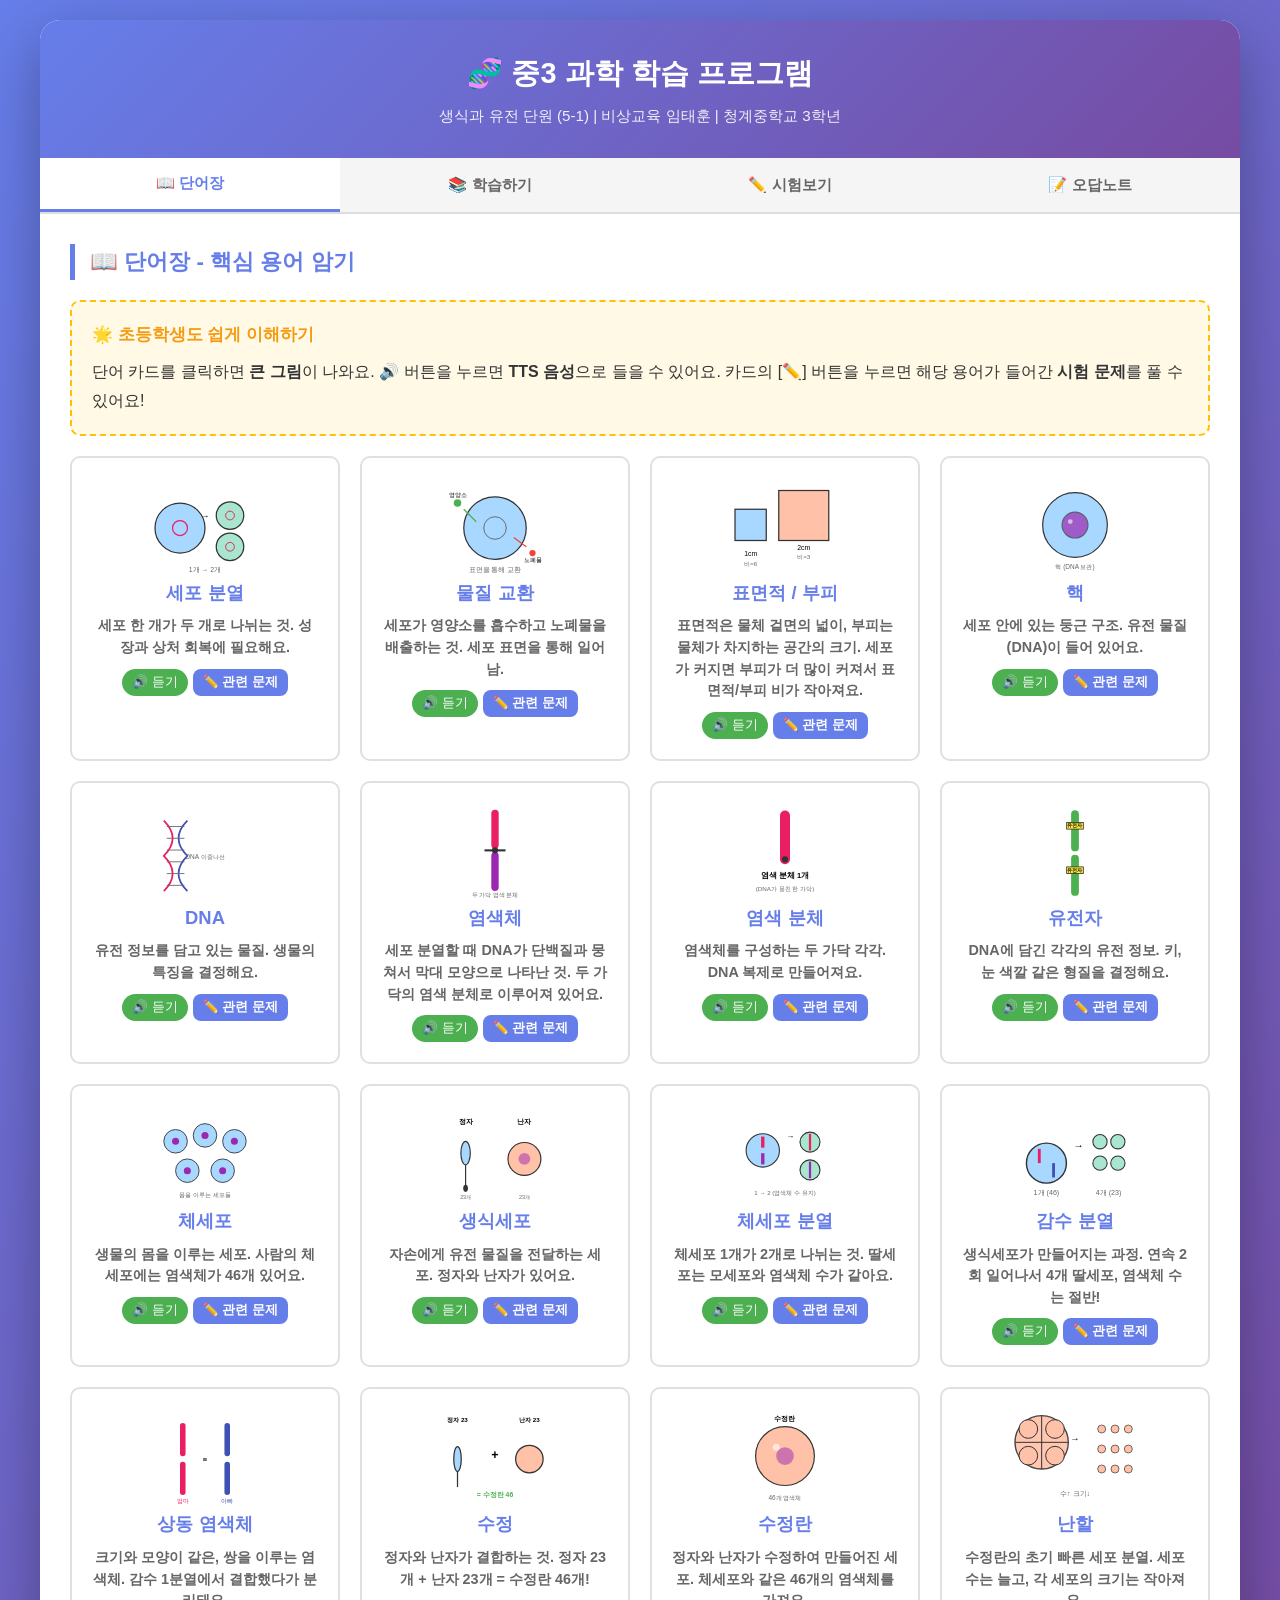
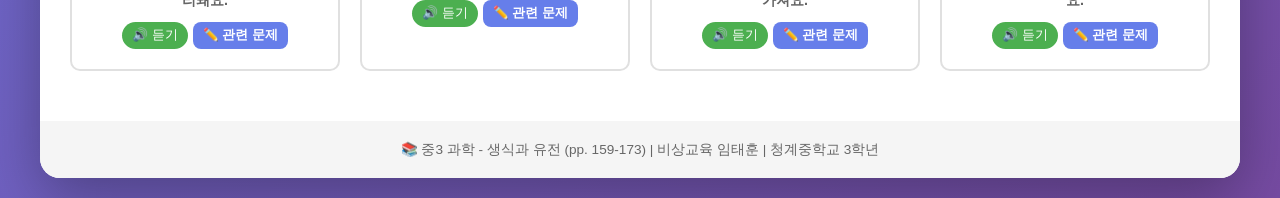
<file: 과학3 비상(임태훈)_중3과학_5-1(159~173).html>
<!DOCTYPE html>
                        <html lang="en">
                        <head>
                            <meta charset="UTF-8">
                            <meta name="viewport" content="width=device-width, initial-scale=1.0">
							<style>
								body {
									background-color: white; /* Ensure the iframe has a white background */
								}

								
							</style>
                        </head>
                        <body>
                            <!DOCTYPE html>
<html lang="ko">
<head>
<meta charset="UTF-8">
<meta name="viewport" content="width=device-width, initial-scale=1.0">
<title>중3 과학 학습 - 생식과 유전 (청계중학교)</title>
<style>
* { margin: 0; padding: 0; box-sizing: border-box; }
body { 
  font-family: 'Noto Sans KR', 'Malgun Gothic', sans-serif;
  background: linear-gradient(135deg, #667eea 0%, #764ba2 100%);
  min-height: 100vh;
  padding: 20px;
  color: #333;
  line-height: 1.6;
}
.container {
  max-width: 1200px;
  margin: 0 auto;
  background: white;
  border-radius: 20px;
  box-shadow: 0 20px 60px rgba(0,0,0,0.3);
  overflow: hidden;
}
header {
  background: linear-gradient(135deg, #667eea 0%, #764ba2 100%);
  color: white;
  padding: 30px;
  text-align: center;
}
header h1 { font-size: 1.8em; margin-bottom: 8px; }
header p { font-size: 0.95em; opacity: 0.9; }

.nav-tabs {
  display: flex;
  background: #f5f5f5;
  border-bottom: 2px solid #ddd;
  overflow-x: auto;
}
.nav-tab {
  flex: 1;
  min-width: 120px;
  padding: 15px 10px;
  background: none;
  border: none;
  cursor: pointer;
  font-size: 0.95em;
  font-weight: bold;
  color: #666;
  transition: all 0.3s;
  white-space: nowrap;
  font-family: inherit;
}
.nav-tab:hover { background: #e0e0e0; }
.nav-tab.active {
  background: white;
  color: #667eea;
  border-bottom: 3px solid #667eea;
}
.nav-tab .badge {
  display: inline-block;
  background: #f44336;
  color: white;
  font-size: 0.7em;
  padding: 2px 6px;
  border-radius: 10px;
  margin-left: 5px;
}

.content { padding: 30px; min-height: 500px; }
.section { display: none; animation: fadeIn 0.5s; }
.section.active { display: block; }
@keyframes fadeIn {
  from { opacity: 0; transform: translateY(10px); }
  to { opacity: 1; transform: translateY(0); }
}

h2 {
  color: #667eea;
  border-left: 5px solid #667eea;
  padding-left: 15px;
  margin-bottom: 20px;
  font-size: 1.4em;
  display: flex;
  align-items: center;
  flex-wrap: wrap;
  gap: 10px;
}
h3 { color: #555; margin: 20px 0 10px; font-size: 1.15em; }

.summary-box {
  background: #f0f4ff;
  border-left: 4px solid #667eea;
  padding: 18px 20px;
  margin: 15px 0;
  border-radius: 8px;
  line-height: 1.8;
}
.easy-explain {
  background: #fff9e6;
  border-radius: 10px;
  padding: 18px 20px;
  margin: 15px 0;
  border: 2px dashed #ffc107;
  line-height: 1.8;
}
.easy-explain::before {
  content: "🌟 초등학생도 쉽게 이해하기";
  display: block;
  font-weight: bold;
  color: #f39c12;
  margin-bottom: 8px;
  font-size: 1.05em;
}

.term-wrap { position: relative; display: inline-block; }
.term {
  color: #667eea;
  font-weight: bold;
  border-bottom: 2px dashed #667eea;
  cursor: pointer;
  padding: 0 2px;
}
.term:hover { background: #f0f4ff; }
.term-popup {
  display: none;
  position: absolute;
  bottom: 130%;
  left: 50%;
  transform: translateX(-50%);
  background: #333;
  color: white;
  padding: 14px;
  border-radius: 10px;
  font-size: 0.9em;
  min-width: 240px;
  max-width: 320px;
  z-index: 100;
  font-weight: normal;
  line-height: 1.5;
  box-shadow: 0 5px 15px rgba(0,0,0,0.3);
}
.term-popup::after {
  content: '';
  position: absolute;
  top: 100%;
  left: 50%;
  transform: translateX(-50%);
  border: 8px solid transparent;
  border-top-color: #333;
}
.term-wrap.active .term-popup { display: block; }
.term-popup-content { margin-bottom: 8px; }
.term-popup-tts {
  background: #4caf50;
  color: white;
  border: none;
  padding: 5px 10px;
  border-radius: 5px;
  cursor: pointer;
  font-size: 0.85em;
  margin-top: 5px;
  font-family: inherit;
}

.tts-btn {
  background: #4caf50;
  color: white;
  border: none;
  padding: 7px 14px;
  border-radius: 20px;
  cursor: pointer;
  font-size: 0.85em;
  display: inline-flex;
  align-items: center;
  gap: 5px;
  transition: all 0.3s;
  font-family: inherit;
}
.tts-btn:hover { background: #45a049; transform: scale(1.05); }
.tts-btn.playing { background: #f44336; animation: pulse 1s infinite; }
@keyframes pulse {
  0%, 100% { opacity: 1; }
  50% { opacity: 0.7; }
}

.image-grid {
  display: grid;
  grid-template-columns: repeat(auto-fit, minmax(220px, 1fr));
  gap: 20px;
  margin: 20px 0;
}
.stage-grid {
  display: grid;
  grid-template-columns: repeat(auto-fit, minmax(150px, 1fr));
  gap: 15px;
  margin: 20px 0;
}
.image-card, .stage-card, .vocab-card {
  background: white;
  border: 2px solid #e0e0e0;
  border-radius: 10px;
  padding: 15px;
  cursor: pointer;
  transition: all 0.3s;
  text-align: center;
}
.image-card:hover, .stage-card:hover, .vocab-card:hover {
  transform: translateY(-5px);
  box-shadow: 0 10px 25px rgba(0,0,0,0.15);
  border-color: #667eea;
}
.image-card svg, .stage-card svg, .vocab-card svg {
  width: 100%;
  height: 160px;
  display: block;
}
.stage-card svg { height: 110px; }
.vocab-card svg { height: 100px; }
.image-card p, .stage-card p, .vocab-card p {
  margin-top: 10px;
  font-weight: bold;
  color: #555;
  font-size: 0.95em;
}

.modal {
  display: none;
  position: fixed;
  top: 0; left: 0;
  width: 100%; height: 100%;
  background: rgba(0,0,0,0.9);
  z-index: 1000;
  justify-content: center;
  align-items: center;
  padding: 20px;
}
.modal.active { display: flex; }
.modal-content {
  background: white;
  border-radius: 15px;
  padding: 30px;
  max-width: 90%;
  max-height: 90%;
  overflow: auto;
  position: relative;
}
.modal-close {
  position: absolute;
  top: 10px; right: 15px;
  background: #f44336;
  color: white;
  border: none;
  width: 35px; height: 35px;
  border-radius: 50%;
  font-size: 1.2em;
  cursor: pointer;
  font-family: inherit;
  z-index: 10;
}
.modal-content svg { width: 100%; height: auto; max-height: 60vh; }
.modal-caption {
  text-align: center;
  margin-top: 15px;
  font-weight: bold;
  color: #333;
  white-space: pre-line;
  line-height: 1.6;
}

.quiz-container { background: #f9f9f9; border-radius: 10px; padding: 20px; margin: 15px 0; }
.question {
  background: white;
  padding: 18px;
  margin: 12px 0;
  border-radius: 10px;
  box-shadow: 0 2px 5px rgba(0,0,0,0.1);
}
.question-text { font-weight: bold; margin-bottom: 12px; color: #333; font-size: 1.02em; }
.options { display: flex; flex-direction: column; gap: 8px; }
.option {
  padding: 11px 18px;
  background: #f0f0f0;
  border: 2px solid transparent;
  border-radius: 8px;
  cursor: pointer;
  transition: all 0.3s;
  text-align: left;
  font-family: inherit;
  font-size: 0.95em;
}
.option:hover:not(:disabled) { background: #e0e0e0; }
.option:disabled { cursor: default; }
.option.selected { background: #d0e0ff; border-color: #667eea; }
.option.correct { background: #c8e6c9; border-color: #4caf50; }
.option.incorrect { background: #ffcdd2; border-color: #f44336; }
.feedback {
  margin-top: 10px;
  padding: 10px;
  border-radius: 5px;
  display: none;
  font-size: 0.93em;
  line-height: 1.5;
}
.feedback.show { display: block; }
.feedback.correct { background: #c8e6c9; color: #2e7d32; }
.feedback.incorrect { background: #ffcdd2; color: #c62828; }

.quiz-controls {
  display: flex;
  gap: 10px;
  margin: 15px 0;
  flex-wrap: wrap;
  justify-content: center;
}
.btn {
  padding: 11px 22px;
  border: none;
  border-radius: 8px;
  cursor: pointer;
  font-size: 0.95em;
  font-weight: bold;
  transition: all 0.3s;
  font-family: inherit;
}
.btn:disabled { opacity: 0.5; cursor: not-allowed; }
.btn-primary { background: #667eea; color: white; }
.btn-primary:hover:not(:disabled) { background: #5568d3; }
.btn-success { background: #4caf50; color: white; }
.btn-success:hover:not(:disabled) { background: #45a049; }
.btn-warning { background: #ff9800; color: white; }
.btn-warning:hover:not(:disabled) { background: #e68900; }
.btn-info { background: #17a2b8; color: white; }
.btn-info:hover:not(:disabled) { background: #138496; }
.btn-danger { background: #f44336; color: white; }
.btn-danger:hover:not(:disabled) { background: #d32f2f; }

.score-board {
  background: linear-gradient(135deg, #667eea 0%, #764ba2 100%);
  color: white;
  padding: 20px;
  border-radius: 10px;
  text-align: center;
  margin: 15px 0;
  font-size: 1.15em;
  font-weight: bold;
}
.score-board .big { font-size: 2em; margin: 10px 0; }

ul, ol { padding-left: 25px; line-height: 1.8; }
li { margin-bottom: 5px; }
.key-point { background: #ffeb3b; padding: 2px 6px; border-radius: 4px; font-weight: bold; }

table { width: 100%; border-collapse: collapse; margin: 15px 0; }
th, td { padding: 11px; border: 1px solid #ddd; text-align: center; font-size: 0.95em; }
th { background: #667eea; color: white; }

.sub-tab-row {
  display: flex;
  gap: 8px;
  flex-wrap: wrap;
  margin-bottom: 20px;
  border-bottom: 2px solid #eee;
  padding-bottom: 10px;
}
.sub-tab {
  padding: 8px 16px;
  background: #f0f0f0;
  border: 2px solid transparent;
  border-radius: 8px;
  cursor: pointer;
  font-weight: bold;
  color: #666;
  font-size: 0.9em;
  font-family: inherit;
}
.sub-tab:hover { background: #e0e0e0; }
.sub-tab.active {
  background: #667eea;
  color: white;
  border-color: #667eea;
}

.sub-content { display: none; }
.sub-content.active { display: block; }

.vocab-grid {
  display: grid;
  grid-template-columns: repeat(auto-fit, minmax(250px, 1fr));
  gap: 20px;
  margin: 20px 0;
}
.vocab-card { padding: 20px; }
.vocab-card h4 {
  color: #667eea;
  margin-bottom: 8px;
  font-size: 1.15em;
}
.vocab-card .desc {
  font-size: 0.9em;
  color: #666;
  margin: 8px 0;
  line-height: 1.5;
}
.vocab-card .actions {
  display: flex;
  gap: 5px;
  justify-content: center;
  margin-top: 10px;
}
.vocab-card .tts-btn, .vocab-card .quiz-btn {
  padding: 5px 10px;
  font-size: 0.8em;
}

.empty-state {
  text-align: center;
  padding: 60px 20px;
  color: #999;
}
.empty-state .icon { font-size: 4em; margin-bottom: 20px; }

.wrong-card {
  background: white;
  border-left: 5px solid #f44336;
  padding: 15px;
  margin: 12px 0;
  border-radius: 8px;
  box-shadow: 0 2px 5px rgba(0,0,0,0.1);
}
.wrong-card .q-text { font-weight: bold; color: #333; margin-bottom: 8px; }
.wrong-card .info { font-size: 0.9em; color: #666; margin: 4px 0; }
.wrong-card .info.correct-ans { color: #4caf50; }
.wrong-card .info.explain { background: #fff9e6; padding: 8px; border-radius: 5px; margin-top: 8px; }

footer {
  background: #f5f5f5;
  padding: 18px;
  text-align: center;
  color: #666;
  font-size: 0.85em;
}

@media (max-width: 768px) {
  .nav-tab { font-size: 0.85em; padding: 10px 5px; min-width: 90px; }
  .content { padding: 18px; }
  header h1 { font-size: 1.3em; }
  h2 { font-size: 1.15em; }
  .term-popup { min-width: 200px; max-width: 260px; font-size: 0.85em; }
  .vocab-grid { grid-template-columns: 1fr; }
}
</style>
</head>
<body>
<noscript><p style="padding:20px;text-align:center;">이 페이지는 JavaScript가 필요해요.</p></noscript>
<div class="container">
  <header>
    <h1>🧬 중3 과학 학습 프로그램</h1>
    <p>생식과 유전 단원 (5-1) | 비상교육 임태훈 | 청계중학교 3학년</p>
  </header>

  <nav class="nav-tabs">
    <button class="nav-tab active" data-target="vocab">📖 단어장</button>
    <button class="nav-tab" data-target="study">📚 학습하기</button>
    <button class="nav-tab" data-target="test">✏️ 시험보기</button>
    <button class="nav-tab" data-target="wrong">📝 오답노트 <span class="badge" id="wrong-badge" style="display:none;">0</span></button>
  </nav>

  <div class="content">
    
    <!-- ============== 단어장 ============== -->
    <section id="vocab" class="section active">
      <h2>📖 단어장 - 핵심 용어 암기</h2>
      <div class="easy-explain">
        단어 카드를 클릭하면 <strong>큰 그림</strong>이 나와요. 
        🔊 버튼을 누르면 <strong>TTS 음성</strong>으로 들을 수 있어요. 
        카드의 [✏️] 버튼을 누르면 해당 용어가 들어간 <strong>시험 문제</strong>를 풀 수 있어요!
      </div>
      <div class="vocab-grid" id="vocab-grid"></div>
    </section>

    <!-- ============== 학습하기 ============== -->
    <section id="study" class="section">
      <h2>📚 학습하기</h2>
      <div class="sub-tab-row" id="study-tabs"></div>
      <div id="study-content"></div>
    </section>

    <!-- ============== 시험보기 ============== -->
    <section id="test" class="section">
      <h2>✏️ 시험보기 (20문제) <button class="tts-btn" data-tts-text="시험 시작하기. 총 20문제가 출제됩니다. 각 문제를 풀고 정답 확인 버튼을 눌러주세요.">🔊 안내 듣기</button></h2>
      <div class="easy-explain">
        총 20문제가 출제돼요. 각 문제를 풀고 <strong>[정답 확인]</strong> 버튼을 누르세요. 
        모든 문제를 풀면 점수가 나와요. 
        <strong>틀린 문제는 자동으로 오답노트에 저장</strong>되어 나중에 다시 풀 수 있어요!
      </div>
      <div class="quiz-controls">
        <button class="btn btn-info" id="test-shuffle">🔀 문제 섞기</button>
        <button class="btn btn-warning" id="test-reset">🔄 다시 풀기</button>
        <button class="btn btn-danger" id="test-clear-wrong">🗑️ 오답노트 비우기</button>
      </div>
      <div id="test-quiz-container" class="quiz-container"></div>
      <div id="test-score-board" class="score-board" style="display:none;"></div>
    </section>

    <!-- ============== 오답노트 ============== -->
    <section id="wrong" class="section">
      <h2>📝 오답노트</h2>
      <div id="wrong-content"></div>
    </section>
  </div>

  <footer>
    <p>📚 중3 과학 - 생식과 유전 (pp. 159-173) | 비상교육 임태훈 | 청계중학교 3학년</p>
  </footer>
</div>

<div class="modal" id="imageModal">
  <div class="modal-content">
    <button class="modal-close" id="modal-close">✕</button>
    <div id="modal-img"></div>
    <div class="modal-caption" id="modal-caption"></div>
  </div>
</div>

<script>
// ===================== 데이터 =====================

// 단어장 데이터 (16개)
const vocabData = [
  { word: '세포 분열', desc: '세포 한 개가 두 개로 나뉘는 것. 성장과 상처 회복에 필요해요.', svg: 'cell-division' },
  { word: '물질 교환', desc: '세포가 영양소를 흡수하고 노폐물을 배출하는 것. 세포 표면을 통해 일어남.', svg: 'exchange' },
  { word: '표면적 / 부피', desc: '표면적은 물체 겉면의 넓이, 부피는 물체가 차지하는 공간의 크기. 세포가 커지면 부피가 더 많이 커져서 표면적/부피 비가 작아져요.', svg: 'surface-volume' },
  { word: '핵', desc: '세포 안에 있는 둥근 구조. 유전 물질(DNA)이 들어 있어요.', svg: 'nucleus' },
  { word: 'DNA', desc: '유전 정보를 담고 있는 물질. 생물의 특징을 결정해요.', svg: 'dna' },
  { word: '염색체', desc: '세포 분열할 때 DNA가 단백질과 뭉쳐서 막대 모양으로 나타난 것. 두 가닥의 염색 분체로 이루어져 있어요.', svg: 'chromosome' },
  { word: '염색 분체', desc: '염색체를 구성하는 두 가닥 각각. DNA 복제로 만들어져요.', svg: 'chromatid' },
  { word: '유전자', desc: 'DNA에 담긴 각각의 유전 정보. 키, 눈 색깔 같은 형질을 결정해요.', svg: 'gene' },
  { word: '체세포', desc: '생물의 몸을 이루는 세포. 사람의 체세포에는 염색체가 46개 있어요.', svg: 'somatic' },
  { word: '생식세포', desc: '자손에게 유전 물질을 전달하는 세포. 정자와 난자가 있어요.', svg: 'reproductive' },
  { word: '체세포 분열', desc: '체세포 1개가 2개로 나뉘는 것. 딸세포는 모세포와 염색체 수가 같아요.', svg: 'mitosis' },
  { word: '감수 분열', desc: '생식세포가 만들어지는 과정. 연속 2회 일어나서 4개 딸세포, 염색체 수는 절반!', svg: 'meiosis' },
  { word: '상동 염색체', desc: '크기와 모양이 같은, 쌍을 이루는 염색체. 감수 1분열에서 결합했다가 분리돼요.', svg: 'homologous' },
  { word: '수정', desc: '정자와 난자가 결합하는 것. 정자 23개 + 난자 23개 = 수정란 46개!', svg: 'fertilization' },
  { word: '수정란', desc: '정자와 난자가 수정하여 만들어진 세포. 체세포와 같은 46개의 염색체를 가져요.', svg: 'zygote' },
  { word: '난할', desc: '수정란의 초기 빠른 세포 분열. 세포 수는 늘고, 각 세포의 크기는 작아져요.', svg: 'cleavage' }
];

// 학습하기 - 5개 토픽
const studyTopics = [
  {
    title: '1️⃣ 세포 분열이 필요한 까닭',
    summary: '다세포 생물은 성장하면서 몸집이 커지는데, 이는 세포의 크기가 커져서가 아니라 <span class="key-point">세포 수가 늘어난 결과</span>예요. 세포가 너무 커지면 부피에 비해 표면적이 작아져서 물질 교환이 잘 안 되기 때문에 분열해요.',
    easy: '🍰 빵 비유: 큰 빵 한 덩어리(큰 세포)보다, 작은 빵 여러 개(작은 세포들)가 겉면이 더 넓어서 빨리 식어요! 세포도 마찬가지로 작은 세포가 여러 개 있으면 물질 교환이 더 잘 됩니다!',
    keypoints: [
      '세포가 커지면 <span class="key-point">부피 > 표면적</span>이 되어 물질 교환이 불리해져요.',
      '표면적/부피 비가 <strong>클수록</strong> 물질 교환에 유리해요.',
      '그래서 세포는 적정 크기에서 둘로 나뉘어 수를 늘려요.'
    ],
    images: ['cube1', 'cube2', 'cube3'],
    miniQuiz: [
      { q: '세포가 분열하는 가장 중요한 까닭은?', o: ['운동하기 위해', '물질 교환을 효율적으로 하기 위해', '색깔이 변해서', '음악을 듣기 위해'], a: 1, e: '세포가 커지면 부피에 비해 표면적이 작아져 물질 교환이 불리해져서 분열해요.' },
      { q: '세포의 부피에 대한 표면적의 비가 클수록 물질 교환은?', o: ['불리하다', '유리하다', '변하지 않는다', '멈춘다'], a: 1, e: '비율이 클수록 표면이 넓어서 물질 교환이 유리해요.' },
      { q: '1cm 한 변의 정육면체와 3cm 한 변의 정육면체 중 물질 교환에 유리한 것은?', o: ['1cm', '3cm', '같다', '모르겠다'], a: 0, e: '1cm는 표면적/부피 비가 6, 3cm는 표면적/부피 비가 2이므로 1cm가 유리해요.' }
    ]
  },
  {
    title: '2️⃣ 염색체와 유전자',
    summary: '핵 속에는 <span class="term-wrap"><span class="term" tabindex="0">유전 물질<span class="term-popup"><div class="term-popup-content">생물의 형질(특징)을 결정하는 물질. 바로 DNA.</div><button class="term-popup-tts" data-text="유전 물질은 생물의 형질을 결정하는 물질로, DNA가 있습니다.">🔊 설명 듣기</button></span></span></span>(DNA)이 있어요. 분열 중인 세포에서는 DNA가 뭉쳐서 막대 모양의 <span class="key-point">염색체</span>가 나타나요. 염색체는 두 가닥의 <strong>염색 분체</strong>로 이루어져 있고, DNA의 각각의 유전 정보를 <strong>유전자</strong>라고 해요.',
    easy: '💾 USB 비유: 염색체 = USB 메모리, 유전자 = USB에 저장된 각각의 파일! USB에는 여러 파일이 들어있듯이, 염색체에는 여러 유전자가 있어요.',
    keypoints: [
      '유전 물질 = <strong>DNA</strong>',
      '염색체 = DNA + 단백질 (막대 모양, 두 가닥의 염색 분체)',
      '유전자 = DNA 위의 유전 정보 단위',
      '같은 종은 생식세포 제외 모든 세포의 염색체 수가 같음 (사람 = 46개)'
    ],
    images: ['chromosome', 'info-stick'],
    miniQuiz: [
      { q: '유전 물질로 올바른 것은?', o: ['단백질', 'DNA', '지방', '탄수화물'], a: 1, e: '유전 물질은 DNA입니다.' },
      { q: '염색체에 대한 설명으로 옳은 것은?', o: ['한 가닥의 염색 분체로 이루어져 있다', '분열 중인 세포에서 막대 모양으로 나타난다', '모든 세포에서 같은 수이다', '사람은 23개이다'], a: 1, e: '염색체는 분열 중인 세포에서 막대 모양으로 나타나는 두 가닥의 염색 분체로 이루어져 있어요. 사람 체세포는 46개예요.' },
      { q: '사람의 체세포에 들어 있는 염색체 수는?', o: ['23개', '46개', '92개', '12개'], a: 1, e: '사람의 체세포에는 46개의 염색체가 들어 있어요.' }
    ]
  },
  {
    title: '3️⃣ 체세포 분열',
    summary: '체세포 1개가 2개로 나뉘는 것을 <span class="key-point">체세포 분열</span>이라고 해요. DNA가 복제되어 두 가닥의 염색 분체가 되고, 이것이 나뉘어 각 딸세포에 들어가요. 따라서 <span class="key-point">딸세포는 모세포와 염색체 수가 같다</span>는 것이 핵심!',
    easy: '🎨 색칠공부 비유: 그림 한 장(염색체)을 똑같이 복사해서 두 장(염색 분체)으로 만든 다음, 두 사람(딸세포)에게 한 장씩 나눠주는 것과 같아요! 그래서 두 사람은 똑같은 그림을 가지죠.',
    keypoints: [
      '체세포 분열 순서: <span class="key-point">분열 전 → 전기 → 중기 → 후기 → 말기</span>',
      'DNA 복제 → 염색 분체 2개 → 분리 → 각 딸세포로',
      '딸세포 = 모세포 (염색체 수, 유전 정보 동일)',
      '성장과 상처 회복에 필요해요'
    ],
    images: ['mitosis-1', 'mitosis-2', 'mitosis-3', 'mitosis-4', 'mitosis-5', 'mitosis-6'],
    miniQuiz: [
      { q: '체세포 분열에 대한 설명으로 옳은 것은?', o: ['딸세포는 모세포와 염색체 수가 다르다', '연속 2회 일어난다', '딸세포는 모세포와 염색체 수와 유전 정보가 같다', '생식세포를 만든다'], a: 2, e: '체세포 분열은 1회 일어나고, 딸세포는 모세포와 염색체 수, 유전 정보가 같아요.' },
      { q: '체세포 분열의 순서로 올바른 것은?', o: ['전기 → 분열 전 → 중기 → 후기 → 말기', '분열 전 → 중기 → 전기 → 후기 → 말기', '분열 전 → 전기 → 중기 → 후기 → 말기', '말기 → 후기 → 중기 → 전기 → 분열 전'], a: 2, e: '분열 전 → 전기 → 중기 → 후기 → 말기 순서입니다.' },
      { q: '체세포 분열에서 염색 분체가 분리되어 이동하는 시기는?', o: ['전기', '중기', '후기', '말기'], a: 2, e: '후기에 염색 분체가 분리되어 세포 양쪽 끝으로 이동해요.' }
    ]
  },
  {
    title: '4️⃣ 감수 분열',
    summary: '<span class="key-point">생식세포(정자, 난자)</span>가 만들어지는 분열이에요. 연속 <strong>2회</strong> 일어나서 1개 → 4개 딸세포가 만들어지고, <span class="key-point">염색체 수가 모세포의 절반</span>으로 줄어들어요. 감수 1분열에서 <strong>상동 염색체</strong>가 결합했다가 분리돼요.',
    easy: '🎴 카드 나누기 비유: 46장짜리 카드(염색체)를 엄마 카드 23장, 아빠 카드 23장(상동 염색체)으로 한 번 나눈 다음(1분열), 각자 다시 23장씩 두 묶음으로 나눠서(2분열) 4명에게 나눠주는 것과 같아요!',
    keypoints: [
      '대상: 생식세포를 만드는 세포',
      '1회 모세포 → <span class="key-point">4개</span> 딸세포',
      '딸세포 염색체 수 = 모세포의 <span class="key-point">절반</span>',
      '감수 1분열: <strong>상동 염색체</strong>가 결합했다가 분리',
      '사람: 46개 → 23개'
    ],
    images: ['meiosis-1', 'meiosis-2', 'meiosis-3', 'meiosis-4'],
    miniQuiz: [
      { q: '감수 분열에 대한 설명으로 옳지 않은 것은?', o: ['정자와 난자를 만든다', '연속 2회 일어난다', '딸세포의 염색체 수는 모세포의 절반이다', '체세포를 만든다'], a: 3, e: '감수 분열은 생식세포(정자, 난자)를 만드는 분열이에요. 체세포는 체세포 분열이 만들어요.' },
      { q: '감수 분열에서 1개의 모세포로부터 만들어지는 딸세포의 수는?', o: ['2개', '3개', '4개', '8개'], a: 2, e: '감수 분열은 연속 2회 일어나 4개의 딸세포가 만들어져요.' },
      { q: '감수 1분열에서 상동 염색체는 어떻게 되나요?', o: ['그대로 있다', '결합했다가 분리된다', '증식한다', '사라진다'], a: 1, e: '감수 1분열에서 상동 염색체가 결합했다가 분리돼요.' }
    ]
  },
  {
    title: '5️⃣ 수정란에서 개체가 되는 과정',
    summary: '정자(23개)와 난자(23개)가 <span class="key-point">수정</span>하여 <strong>수정란(46개)</strong>이 됩니다. 수정란은 <span class="key-point">난할</span>이라는 빠른 초기 분열을 거쳐 세포 수가 늘고 각 세포는 작아져요. 이후 체세포 분열을 반복하여 조직과 기관이 만들어지고 완전한 <strong>개체</strong>가 됩니다. 이 과정을 <strong>발생</strong>이라고 해요.',
    easy: '🎈 풍선 비유: 풍선(수정란)에 물을 넣고(난할) 점점 작은 풍선 여러 개로 나누는 것과 같아요. 풍선 전체 크기는 거의 같은데 안의 물(세포질)이 작은 풍선들로 나눠져요!',
    keypoints: [
      '수정 = 정자(23) + 난자(23) → 수정란(46)',
      '난할: 체세포 분열이지만 빠르게 반복, 세포 수↑ 크기↓',
      '발생 순서: 수정란 → 난할 → 체세포 분열 → 조직 → 기관 → 개체',
      '발생: 수정란이 세포 분열을 거치며 개체가 되는 과정'
    ],
    images: ['zygote-1', 'zygote-2', 'zygote-3', 'zygote-4', 'zygote-5', 'zygote-6'],
    miniQuiz: [
      { q: '사람의 수정란이 가지는 염색체 수는?', o: ['23개', '46개', '92개', '12개'], a: 1, e: '정자(23) + 난자(23) = 수정란(46). 수정란은 체세포와 같은 46개의 염색체를 가져요.' },
      { q: '난할에 대한 설명으로 옳은 것은?', o: ['세포의 크기가 점점 커진다', '세포의 수는 그대로이고 크기만 작아진다', '세포의 수는 늘고 각 세포의 크기는 작아진다', '1회만 일어난다'], a: 2, e: '난할은 체세포 분열이지만 딸세포가 커지지 않고 빨리 반복돼요.' },
      { q: '수정란이 세포 분열을 하며 개체가 되는 과정을 무엇이라 하나요?', o: ['발생', '호흡', '소화', '배설'], a: 0, e: '수정란이 세포 분열을 거치며 개체가 되는 과정을 발생이라고 해요.' }
    ]
  }
];

// 시험보기 20문제 (단원 전체)
const testData = [
  { q: "세포가 분열하는 가장 중요한 까닭은?", o: ["물질 교환을 효율적으로 하기 위해", "운동하기 위해", "색깔이 변해서", "소리내기 위해"], a: 0, e: "세포가 커지면 부피에 비해 표면적이 작아져 물질 교환이 불리해지므로 분열해요." },
  { q: "세포의 부피에 대한 표면적의 비가 클수록 물질 교환은?", o: ["불리하다", "유리하다", "변하지 않는다", "멈춘다"], a: 1, e: "비율이 클수록 물질 교환이 유리해요." },
  { q: "유전 물질로 올바른 것은?", o: ["단백질", "지방", "DNA", "탄수화물"], a: 2, e: "유전 물질은 DNA입니다." },
  { q: "염색체에 대한 설명으로 옳은 것은?", o: ["한 가닥의 염색 분체로 이루어져 있다", "분열 중인 세포에서 막대 모양으로 나타난다", "모든 세포에서 같은 수이다", "사람은 23개이다"], a: 1, e: "염색체는 분열 중인 세포에서 막대 모양의 두 가닥 염색 분체로 나타나요. 사람 체세포는 46개예요." },
  { q: "염색체를 구성하는 유전 물질은?", o: ["단백질", "DNA", "지방", "전분"], a: 1, e: "염색체를 구성하는 유전 물질은 DNA입니다." },
  { q: "DNA에 담긴 각각의 유전 정보를 무엇이라 하나요?", o: ["염색체", "유전자", "단백질", "세포"], a: 1, e: "DNA에 담긴 각각의 유전 정보를 유전자라고 해요." },
  { q: "체세포 분열에 대한 설명으로 옳은 것은?", o: ["딸세포는 모세포와 염색체 수가 다르다", "연속 2회 일어난다", "딸세포는 모세포와 염색체 수와 유전 정보가 같다", "생식세포를 만든다"], a: 2, e: "체세포 분열은 1회 일어나고, 딸세포는 모세포와 염색체 수, 유전 정보가 같아요." },
  { q: "체세포 분열의 순서로 올바른 것은?", o: ["전기 → 분열 전 → 중기 → 후기 → 말기", "분열 전 → 중기 → 전기 → 후기 → 말기", "분열 전 → 전기 → 중기 → 후기 → 말기", "말기 → 후기 → 중기 → 전기 → 분열 전"], a: 2, e: "분열 전 → 전기 → 중기 → 후기 → 말기 순서입니다." },
  { q: "체세포 분열에서 염색 분체가 분리되어 양쪽 끝으로 이동하는 시기는?", o: ["전기", "중기", "후기", "말기"], a: 2, e: "후기에 염색 분체가 분리되어 세포 양쪽 끝으로 이동해요." },
  { q: "감수 분열에 대한 설명으로 옳지 않은 것은?", o: ["정자와 난자를 만든다", "연속 2회 일어난다", "딸세포의 염색체 수는 모세포의 절반이다", "체세포를 만든다"], a: 3, e: "감수 분열은 생식세포(정자, 난자)를 만드는 분열이에요." },
  { q: "감수 분열에서 1개의 모세포로부터 만들어지는 딸세포의 수는?", o: ["2개", "3개", "4개", "8개"], a: 2, e: "감수 분열은 연속 2회 일어나 4개의 딸세포가 만들어져요." },
  { q: "감수 1분열에서 상동 염색체는 어떻게 되나요?", o: ["그대로 있다", "결합했다가 분리된다", "증식한다", "사라진다"], a: 1, e: "감수 1분열에서 상동 염색체가 결합했다가 분리돼요." },
  { q: "사람의 생식세포(정자, 난자)에 들어 있는 염색체 수는?", o: ["23개", "46개", "92개", "12개"], a: 0, e: "생식세포는 체세포(46개)의 절반인 23개의 염색체를 가져요." },
  { q: "사람의 수정란이 가지는 염색체 수는?", o: ["23개", "46개", "92개", "12개"], a: 1, e: "정자(23) + 난자(23) = 수정란(46). 수정란은 체세포와 같은 46개의 염색체를 가져요." },
  { q: "난할에 대한 설명으로 옳은 것은?", o: ["세포의 크기가 점점 커진다", "세포의 수는 그대로이고 크기만 작아진다", "세포의 수는 늘고 각 세포의 크기는 작아진다", "1회만 일어난다"], a: 2, e: "난할은 체세포 분열이지만 딸세포가 커지지 않고 빨리 반복돼요." },
  { q: "수정란이 세포 분열을 거치며 개체가 되는 과정을 무엇이라 하나요?", o: ["발생", "호흡", "소화", "배설"], a: 0, e: "수정란이 세포 분열을 거치며 개체가 되는 과정을 발생이라고 해요." },
  { q: "다음 중 동물의 구성 단계로 올바른 것은?", o: ["세포 → 기관 → 조직 → 기관계 → 개체", "세포 → 조직 → 기관 → 기관계 → 개체", "기관 → 세포 → 조직 → 기관계 → 개체", "개체 → 기관계 → 기관 → 조직 → 세포"], a: 1, e: "동물의 구성은 세포 → 조직 → 기관 → 기관계 → 개체 단계로 이루어져요." },
  { q: "염색체와 유전자의 관계 비유로 가장 적절한 것은?", o: ["책과 문장", "USB 메모리와 파일", "도시와 건물", "강과 물고기"], a: 1, e: "교과서에서 USB 메모리(염색체)에 저장된 파일(유전자)로 비유해요." },
  { q: "체세포 분열과 감수 분열의 차이로 옳은 것은?", o: ["체세포 분열은 딸세포의 염색체 수가 모세포의 절반이다", "감수 분열은 연속 1회 일어난다", "체세포 분열 결과 2개, 감수 분열 결과 4개 딸세포가 만들어진다", "둘 다 생식세포를 만든다"], a: 2, e: "체세포 분열은 2개, 감수 분열은 4개 딸세포가 만들어져요." },
  { q: "양파 뿌리 끝을 관찰할 때 나타나는 세포 분열은?", o: ["감수 분열", "체세포 분열", "난할", "수정"], a: 1, e: "양파는 체세포 분열을 하여 생장하므로 체세포 분열이 관찰돼요." }
];

// 그림 데이터 (확대 모달용)
const imageData = {
  cube1: { caption: '📐 작은 세포 (한 변 1cm)\n표면적: 6cm², 부피: 1cm³\n표면적/부피 비 = 6 (가장 유리!)' },
  cube2: { caption: '📐 중간 세포 (한 변 2cm)\n표면적: 24cm², 부피: 8cm³\n표면적/부피 비 = 3' },
  cube3: { caption: '📐 큰 세포 (한 변 3cm)\n표면적: 54cm², 부피: 27cm³\n표면적/부피 비 = 2 (가장 불리!)' },
  chromosome: { caption: '🧬 염색체 구조\n두 가닥의 염색 분체가 연결되어 있어요.\n한쪽은 모세포에서, 한쪽은 DNA 복제로 만들어져요.' },
  'info-stick': { caption: '💾 USB 비유\n정보막대(USB 메모리) = 염색체\n각 파일 = 유전자' },
  'mitosis-1': { caption: '🔬 ① 분열 전\n세포가 커지고 DNA가 복제됨.\n염색 분체가 2개로 늘어나요.' },
  'mitosis-2': { caption: '🔬 ② 전기\n핵막이 사라지고 막대 모양 염색체가 나타나요.' },
  'mitosis-3': { caption: '🔬 ③ 중기\n염색체가 세포 가운데에 배열해요.' },
  'mitosis-4': { caption: '🔬 ④ 후기\n염색 분체가 분리되어 양쪽 끝으로 이동해요.' },
  'mitosis-5': { caption: '🔬 ⑤ 말기\n핵막이 나타나고 세포질이 분열해요.' },
  'mitosis-6': { caption: '🔬 ⑥ 딸세포\n모세포와 염색체 수가 같은 딸세포 2개 완성!' },
  'meiosis-1': { caption: '⚡ 감수 분열 모세포\n상동 염색체 2쌍 (예: 46개)' },
  'meiosis-2': { caption: '⚡ 감수 1분열\n상동 염색체가 분리되어 다른 세포로 (23개씩)' },
  'meiosis-3': { caption: '⚡ 감수 2분열\n염색 분체가 분리되어 4개의 딸세포 (각 23개)' },
  'meiosis-4': { caption: '⚡ 생식세포\n정자(작은 꼬리) / 난자(큰 둥근 모양)' },
  'zygote-1': { caption: '👶 수정란\n정자 + 난자 = 수정 (46개 염색체)' },
  'zygote-2': { caption: '👶 2세포기\n난할 1회 - 세포 1개 → 2개' },
  'zygote-3': { caption: '👶 4세포기\n난할 2회 - 세포 2개 → 4개' },
  'zygote-4': { caption: '👶 난할 계속\n세포 수는 늘지만, 각 세포의 크기는 작아져요.' },
  'zygote-5': { caption: '👶 조직·기관 형성\n세포가 모여 조직 → 기관을 만들어요.' },
  'zygote-6': { caption: '👶 개체 완성\n완전한 사람(또는 동물)로 발달!' }
};

// ===================== SVG 생성 =====================

function svgWrap(content, w = 200, h = 160) {
  return `<svg viewBox="0 0 ${w} ${h}" xmlns="http://www.w3.org/2000/svg">${content}</svg>`;
}

const vocabSvgs = {
  'cell-division': svgWrap(`
    <circle cx="60" cy="80" r="40" fill="#a8d8ff" stroke="#333" stroke-width="2"/>
    <circle cx="60" cy="80" r="12" fill="none" stroke="#e91e63" stroke-width="2"/>
    <text x="100" y="65" text-anchor="middle" font-size="14" font-weight="bold">→</text>
    <circle cx="140" cy="60" r="22" fill="#a8e6cf" stroke="#333" stroke-width="2"/>
    <circle cx="140" cy="60" r="7" fill="none" stroke="#e91e63" stroke-width="1.5"/>
    <circle cx="140" cy="110" r="22" fill="#a8e6cf" stroke="#333" stroke-width="2"/>
    <circle cx="140" cy="110" r="7" fill="none" stroke="#e91e63" stroke-width="1.5"/>
    <text x="100" y="150" text-anchor="middle" font-size="11" fill="#666">1개 → 2개</text>
  `),
  'exchange': svgWrap(`
    <circle cx="100" cy="80" r="50" fill="#a8d8ff" stroke="#333" stroke-width="2"/>
    <circle cx="100" cy="80" r="18" fill="none" stroke="#666" stroke-width="1.5"/>
    <circle cx="40" cy="40" r="6" fill="#4caf50"/>
    <text x="40" y="30" text-anchor="middle" font-size="10">영양소</text>
    <path d="M 50 50 L 70 70" stroke="#4caf50" stroke-width="2" marker-end="url(#arrg)"/>
    <circle cx="160" cy="120" r="5" fill="#f44336"/>
    <text x="160" y="135" text-anchor="middle" font-size="10">노폐물</text>
    <path d="M 130 95 L 150 110" stroke="#f44336" stroke-width="2"/>
    <text x="100" y="150" text-anchor="middle" font-size="11" fill="#666">표면을 통해 교환</text>
  `, 200, 160),
  'surface-volume': svgWrap(`
    <rect x="20" y="50" width="50" height="50" fill="#a8d8ff" stroke="#333" stroke-width="2"/>
    <text x="45" y="125" text-anchor="middle" font-size="11">1cm</text>
    <text x="45" y="140" text-anchor="middle" font-size="10" fill="#666">비=6</text>
    <rect x="90" y="20" width="80" height="80" fill="#ffc1a8" stroke="#333" stroke-width="2"/>
    <text x="130" y="115" text-anchor="middle" font-size="11">2cm</text>
    <text x="130" y="130" text-anchor="middle" font-size="10" fill="#666">비=3</text>
  `, 200, 160),
  'nucleus': svgWrap(`
    <circle cx="100" cy="80" r="55" fill="#a8d8ff" stroke="#333" stroke-width="2"/>
    <circle cx="100" cy="80" r="22" fill="#9c27b0" stroke="#333" stroke-width="2" opacity="0.7"/>
    <circle cx="92" cy="74" r="4" fill="#fff" opacity="0.6"/>
    <text x="100" y="155" text-anchor="middle" font-size="11" fill="#666">핵 (DNA 보관)</text>
  `, 200, 170),
  'dna': svgWrap(`
    <path d="M 30 30 Q 60 60 30 90 Q 60 120 30 150" stroke="#e91e63" stroke-width="3" fill="none"/>
    <path d="M 70 30 Q 40 60 70 90 Q 40 120 70 150" stroke="#3f51b5" stroke-width="3" fill="none"/>
    <line x1="35" y1="40" x2="65" y2="40" stroke="#666" stroke-width="1.5"/>
    <line x1="35" y1="60" x2="65" y2="60" stroke="#666" stroke-width="1.5"/>
    <line x1="35" y1="80" x2="65" y2="80" stroke="#666" stroke-width="1.5"/>
    <line x1="35" y1="100" x2="65" y2="100" stroke="#666" stroke-width="1.5"/>
    <line x1="35" y1="120" x2="65" y2="120" stroke="#666" stroke-width="1.5"/>
    <line x1="35" y1="140" x2="65" y2="140" stroke="#666" stroke-width="1.5"/>
    <text x="100" y="95" text-anchor="middle" font-size="11" fill="#666">DNA 이중나선</text>
  `, 200, 170),
  'chromosome': svgWrap(`
    <line x1="100" y1="20" x2="100" y2="80" stroke="#e91e63" stroke-width="14" stroke-linecap="round"/>
    <line x1="100" y1="100" x2="100" y2="160" stroke="#9c27b0" stroke-width="14" stroke-linecap="round"/>
    <line x1="80" y1="90" x2="120" y2="90" stroke="#333" stroke-width="4"/>
    <circle cx="100" cy="90" r="6" fill="#333"/>
    <text x="100" y="178" text-anchor="middle" font-size="11" fill="#666">두 가닥 염색 분체</text>
  `, 200, 190),
  'chromatid': svgWrap(`
    <line x1="100" y1="20" x2="100" y2="90" stroke="#e91e63" stroke-width="16" stroke-linecap="round"/>
    <circle cx="100" cy="90" r="5" fill="#333"/>
    <text x="100" y="120" text-anchor="middle" font-size="12" font-weight="bold">염색 분체 1개</text>
    <text x="100" y="140" text-anchor="middle" font-size="10" fill="#666">(DNA가 뭉친 한 가닥)</text>
  `, 200, 160),
  'gene': svgWrap(`
    <line x1="100" y1="20" x2="100" y2="80" stroke="#4caf50" stroke-width="14" stroke-linecap="round"/>
    <line x1="100" y1="100" x2="100" y2="160" stroke="#4caf50" stroke-width="14" stroke-linecap="round"/>
    <rect x="85" y="35" width="30" height="12" fill="#ffeb3b" stroke="#333" stroke-width="1.5"/>
    <text x="100" y="44" text-anchor="middle" font-size="9" font-weight="bold">유전자</text>
    <rect x="85" y="115" width="30" height="12" fill="#ffeb3b" stroke="#333" stroke-width="1.5"/>
    <text x="100" y="124" text-anchor="middle" font-size="9" font-weight="bold">유전자</text>
  `, 200, 180),
  'somatic': svgWrap(`
    <g>
      <circle cx="50" cy="60" r="20" fill="#a8d8ff" stroke="#333" stroke-width="1.5"/>
      <circle cx="50" cy="60" r="6" fill="#9c27b0"/>
    </g>
    <g>
      <circle cx="100" cy="50" r="20" fill="#a8d8ff" stroke="#333" stroke-width="1.5"/>
      <circle cx="100" cy="50" r="6" fill="#9c27b0"/>
    </g>
    <g>
      <circle cx="150" cy="60" r="20" fill="#a8d8ff" stroke="#333" stroke-width="1.5"/>
      <circle cx="150" cy="60" r="6" fill="#9c27b0"/>
    </g>
    <g>
      <circle cx="70" cy="110" r="20" fill="#a8d8ff" stroke="#333" stroke-width="1.5"/>
      <circle cx="70" cy="110" r="6" fill="#9c27b0"/>
    </g>
    <g>
      <circle cx="130" cy="110" r="20" fill="#a8d8ff" stroke="#333" stroke-width="1.5"/>
      <circle cx="130" cy="110" r="6" fill="#9c27b0"/>
    </g>
    <text x="100" y="155" text-anchor="middle" font-size="11" fill="#666">몸을 이루는 세포들</text>
  `, 200, 170),
  'reproductive': svgWrap(`
    <text x="50" y="30" text-anchor="middle" font-size="12" font-weight="bold">정자</text>
    <ellipse cx="50" cy="80" rx="8" ry="20" fill="#a8d8ff" stroke="#333" stroke-width="2"/>
    <line x1="50" y1="100" x2="50" y2="135" stroke="#333" stroke-width="2"/>
    <ellipse cx="50" cy="140" rx="4" ry="6" fill="#333"/>
    <text x="50" y="158" text-anchor="middle" font-size="9" fill="#666">23개</text>
    <text x="150" y="30" text-anchor="middle" font-size="12" font-weight="bold">난자</text>
    <circle cx="150" cy="90" r="28" fill="#ffc1a8" stroke="#333" stroke-width="2"/>
    <circle cx="150" cy="90" r="10" fill="#9c27b0" opacity="0.5"/>
    <text x="150" y="158" text-anchor="middle" font-size="9" fill="#666">23개</text>
  `, 200, 170),
  'mitosis': svgWrap(`
    <circle cx="60" cy="80" r="30" fill="#a8d8ff" stroke="#333" stroke-width="2"/>
    <line x1="60" y1="55" x2="60" y2="75" stroke="#e91e63" stroke-width="6"/>
    <line x1="60" y1="85" x2="60" y2="105" stroke="#9c27b0" stroke-width="6"/>
    <text x="110" y="60" text-anchor="middle" font-size="14" font-weight="bold">→</text>
    <circle cx="145" cy="65" r="18" fill="#a8e6cf" stroke="#333" stroke-width="2"/>
    <line x1="145" y1="50" x2="145" y2="80" stroke="#e91e63" stroke-width="4"/>
    <circle cx="145" cy="115" r="18" fill="#a8e6cf" stroke="#333" stroke-width="2"/>
    <line x1="145" y1="100" x2="145" y2="130" stroke="#9c27b0" stroke-width="4"/>
    <text x="100" y="160" text-anchor="middle" font-size="11" fill="#666">1 → 2 (염색체 수 유지)</text>
  `, 200, 180),
  'meiosis': svgWrap(`
    <circle cx="60" cy="80" r="28" fill="#a8d8ff" stroke="#333" stroke-width="2"/>
    <line x1="50" y1="60" x2="50" y2="80" stroke="#e91e63" stroke-width="4"/>
    <line x1="70" y1="80" x2="70" y2="100" stroke="#3f51b5" stroke-width="4"/>
    <text x="60" y="125" text-anchor="middle" font-size="10" fill="#666">1개 (46)</text>
    <text x="105" y="60" text-anchor="middle" font-size="14" font-weight="bold">→</text>
    <circle cx="135" cy="50" r="10" fill="#a8e6cf" stroke="#333" stroke-width="1.5"/>
    <circle cx="160" cy="50" r="10" fill="#a8e6cf" stroke="#333" stroke-width="1.5"/>
    <circle cx="135" cy="80" r="10" fill="#a8e6cf" stroke="#333" stroke-width="1.5"/>
    <circle cx="160" cy="80" r="10" fill="#a8e6cf" stroke="#333" stroke-width="1.5"/>
    <text x="147" y="125" text-anchor="middle" font-size="10" fill="#666">4개 (23)</text>
  `, 200, 140),
  'homologous': svgWrap(`
    <line x1="60" y1="30" x2="60" y2="80" stroke="#e91e63" stroke-width="10" stroke-linecap="round"/>
    <line x1="60" y1="100" x2="60" y2="150" stroke="#e91e63" stroke-width="10" stroke-linecap="round"/>
    <line x1="140" y1="30" x2="140" y2="80" stroke="#3f51b5" stroke-width="10" stroke-linecap="round"/>
    <line x1="140" y1="100" x2="140" y2="150" stroke="#3f51b5" stroke-width="10" stroke-linecap="round"/>
    <text x="100" y="95" text-anchor="middle" font-size="14">≡</text>
    <text x="60" y="170" text-anchor="middle" font-size="10" fill="#e91e63">엄마</text>
    <text x="140" y="170" text-anchor="middle" font-size="10" fill="#3f51b5">아빠</text>
  `, 200, 180),
  'fertilization': svgWrap(`
    <ellipse cx="40" cy="80" rx="6" ry="20" fill="#a8d8ff" stroke="#333" stroke-width="2"/>
    <line x1="40" y1="100" x2="40" y2="125" stroke="#333" stroke-width="2"/>
    <text x="40" y="20" text-anchor="middle" font-size="10" font-weight="bold">정자 23</text>
    <text x="100" y="80" text-anchor="middle" font-size="20" font-weight="bold">+</text>
    <circle cx="155" cy="80" r="22" fill="#ffc1a8" stroke="#333" stroke-width="2"/>
    <text x="155" y="20" text-anchor="middle" font-size="10" font-weight="bold">난자 23</text>
    <text x="100" y="140" text-anchor="middle" font-size="11" fill="#4caf50" font-weight="bold">= 수정란 46</text>
  `, 200, 160),
  'zygote': svgWrap(`
    <circle cx="100" cy="80" r="50" fill="#ffc1a8" stroke="#333" stroke-width="2"/>
    <circle cx="100" cy="80" r="15" fill="#9c27b0" opacity="0.5"/>
    <circle cx="85" cy="65" r="6" fill="#fff" opacity="0.6"/>
    <text x="100" y="20" text-anchor="middle" font-size="12" font-weight="bold">수정란</text>
    <text x="100" y="155" text-anchor="middle" font-size="11" fill="#666">46개 염색체</text>
  `, 200, 170),
  'cleavage': svgWrap(`
    <circle cx="50" cy="50" r="40" fill="#ffc1a8" stroke="#333" stroke-width="2" opacity="0.9"/>
    <line x1="50" y1="10" x2="50" y2="90" stroke="#333" stroke-width="1.5"/>
    <line x1="10" y1="50" x2="90" y2="50" stroke="#333" stroke-width="1.5"/>
    <circle cx="30" cy="30" r="14" fill="#ffc1a8" stroke="#333" stroke-width="1.5"/>
    <circle cx="70" cy="30" r="14" fill="#ffc1a8" stroke="#333" stroke-width="1.5"/>
    <circle cx="30" cy="70" r="14" fill="#ffc1a8" stroke="#333" stroke-width="1.5"/>
    <circle cx="70" cy="70" r="14" fill="#ffc1a8" stroke="#333" stroke-width="1.5"/>
    <text x="100" y="50" text-anchor="middle" font-size="14" font-weight="bold">→</text>
    <circle cx="140" cy="30" r="6" fill="#ffc1a8" stroke="#333" stroke-width="1"/>
    <circle cx="160" cy="30" r="6" fill="#ffc1a8" stroke="#333" stroke-width="1"/>
    <circle cx="180" cy="30" r="6" fill="#ffc1a8" stroke="#333" stroke-width="1"/>
    <circle cx="140" cy="60" r="6" fill="#ffc1a8" stroke="#333" stroke-width="1"/>
    <circle cx="160" cy="60" r="6" fill="#ffc1a8" stroke="#333" stroke-width="1"/>
    <circle cx="180" cy="60" r="6" fill="#ffc1a8" stroke="#333" stroke-width="1"/>
    <circle cx="140" cy="90" r="6" fill="#ffc1a8" stroke="#333" stroke-width="1"/>
    <circle cx="160" cy="90" r="6" fill="#ffc1a8" stroke="#333" stroke-width="1"/>
    <circle cx="180" cy="90" r="6" fill="#ffc1a8" stroke="#333" stroke-width="1"/>
    <text x="100" y="130" text-anchor="middle" font-size="11" fill="#666">수↑ 크기↓</text>
  `, 200, 150)
};

// ===================== 상태 관리 =====================

let currentTest = [];
let currentStudyTopic = 0;
let currentQuizMode = 'test'; // 'test' or 'wrong-review'
let wrongAnswers = JSON.parse(localStorage.getItem('wrongAnswers') || '[]');

// ===================== TTS =====================

function speak(text, btn) {
  if (!('speechSynthesis' in window)) {
    alert('이 브라우저는 음성 기능을 지원하지 않아요. Chrome, Edge, Safari를 사용해주세요.');
    return;
  }
  if (btn && btn.classList.contains('playing')) {
    window.speechSynthesis.cancel();
    btn.classList.remove('playing');
    if (btn.dataset.vocabIdx !== undefined) {
      // 모든 단어 TTS 버튼 playing 제거
    }
    return;
  }
  window.speechSynthesis.cancel();
  document.querySelectorAll('.tts-btn.playing, .term-popup-tts.playing').forEach(b => b.classList.remove('playing'));
  
  const u = new SpeechSynthesisUtterance(text);
  u.lang = 'ko-KR';
  u.rate = 0.9;
  u.pitch = 1.0;
  u.onend = () => { if (btn) btn.classList.remove('playing'); };
  u.onerror = () => { if (btn) btn.classList.remove('playing'); };
  if (btn) btn.classList.add('playing');
  window.speechSynthesis.speak(u);
}

function speakText(text) {
  speak(text, null);
}

// ===================== 단어장 렌더링 =====================

function renderVocab() {
  const grid = document.getElementById('vocab-grid');
  grid.innerHTML = '';
  vocabData.forEach((v, idx) => {
    const card = document.createElement('div');
    card.className = 'vocab-card';
    card.innerHTML = `
      ${vocabSvgs[v.svg] || ''}
      <h4>${v.word}</h4>
      <p class="desc">${v.desc}</p>
      <div class="actions">
        <button class="tts-btn" data-vocab="${idx}">🔊 듣기</button>
        <button class="btn btn-primary vocab-quiz" data-vocab="${idx}" style="padding:5px 10px;font-size:0.8em;">✏️ 관련 문제</button>
      </div>
    `;
    card.querySelector('svg').addEventListener('click', () => openModal(v.svg, v.word + '\n\n' + v.desc));
    card.querySelector('.tts-btn').addEventListener('click', (e) => {
      e.stopPropagation();
      speak(v.word + '. ' + v.desc, e.currentTarget);
    });
    card.querySelector('.vocab-quiz').addEventListener('click', (e) => {
      e.stopPropagation();
      // 해당 단어 관련 시험 문제 찾기
      const related = testData.filter(q => q.q.includes(v.word) || q.e.includes(v.word) || v.desc.includes(q.q.replace('?', '').substring(0, 6)));
      if (related.length > 0) {
        currentTest = related;
        currentQuizMode = 'vocab-' + idx;
        document.querySelectorAll('.nav-tab').forEach(t => t.classList.remove('active'));
        document.querySelector('[data-target="test"]').classList.add('active');
        document.querySelectorAll('.section').forEach(s => s.classList.remove('active'));
        document.getElementById('test').classList.add('active');
        renderQuiz('test-quiz-container', currentTest, false);
        document.getElementById('test-quiz-container').scrollIntoView({ behavior: 'smooth' });
      } else {
        // 관련 문제가 없으면 시험 전체로
        alert('전체 시험에서 "' + v.word + '" 관련 문제를 풀어볼게요!');
        currentTest = [...testData];
        renderQuiz('test-quiz-container', currentTest, true);
      }
    });
    grid.appendChild(card);
  });
}

// ===================== 학습하기 렌더링 =====================

function renderStudy() {
  const tabs = document.getElementById('study-tabs');
  tabs.innerHTML = '';
  studyTopics.forEach((t, i) => {
    const btn = document.createElement('button');
    btn.className = 'sub-tab' + (i === 0 ? ' active' : '');
    btn.textContent = t.title;
    btn.addEventListener('click', () => {
      currentStudyTopic = i;
      document.querySelectorAll('#study-tabs .sub-tab').forEach(b => b.classList.remove('active'));
      btn.classList.add('active');
      renderStudyContent(i);
    });
    tabs.appendChild(btn);
  });
  renderStudyContent(0);
}

function renderStudyContent(idx) {
  const t = studyTopics[idx];
  const container = document.getElementById('study-content');
  container.innerHTML = `
    <h3>${t.title}</h3>
    <div class="summary-box" id="topic-${idx}-text">
      <div>${t.summary}</div>
    </div>
    <div class="easy-explain">
      ${t.easy}
    </div>
    <div class="summary-box">
      <h3>📌 핵심 포인트</h3>
      <ul>
        ${t.keypoints.map(k => '<li>' + k + '</li>').join('')}
      </ul>
    </div>
    <div style="margin: 15px 0; text-align: center;">
      <button class="tts-btn" data-study-text="topic-${idx}-text">🔊 전체 내용 듣기</button>
    </div>
    <div class="image-grid">
      ${t.images.map(img => `
        <div class="image-card" data-img="${img}">
          ${getStudySvg(img)}
          <p>${getImageTitle(img)}</p>
        </div>
      `).join('')}
    </div>
    <h3>✏️ 이 주제 미니 퀴즈 (${t.miniQuiz.length}문제)</h3>
    <div class="quiz-container" id="mini-quiz-${idx}"></div>
  `;
  
  // TTS 버튼
  const ttsBtn = container.querySelector('[data-study-text]');
  ttsBtn.addEventListener('click', () => {
    const textEl = document.getElementById(ttsBtn.dataset.studyText);
    const text = textEl.innerText.replace(/\s+/g, ' ').trim();
    speak(text, ttsBtn);
  });
  
  // 그림 카드 이벤트
  container.querySelectorAll('.image-card').forEach(card => {
    card.addEventListener('click', () => {
      if (card.dataset.img) openModal(card.dataset.img, imageData[card.dataset.img] ? imageData[card.dataset.img].caption : '');
    });
  });
  
  // 미니 퀴즈 렌더링
  renderMiniQuiz(idx, t.miniQuiz);
}

function getImageTitle(key) {
  const titles = {
    cube1: '작은 세포 (1cm)',
    cube2: '중간 세포 (2cm)',
    cube3: '큰 세포 (3cm)',
    chromosome: '염색체',
    'info-stick': 'USB 비유',
    'mitosis-1': '① 분열 전',
    'mitosis-2': '② 전기',
    'mitosis-3': '③ 중기',
    'mitosis-4': '④ 후기',
    'mitosis-5': '⑤ 말기',
    'mitosis-6': '⑥ 딸세포',
    'meiosis-1': '모세포',
    'meiosis-2': '감수 1분열',
    'meiosis-3': '감수 2분열',
    'meiosis-4': '생식세포',
    'zygote-1': '수정란',
    'zygote-2': '2세포기',
    'zygote-3': '4세포기',
    'zygote-4': '난할 계속',
    'zygote-5': '조직·기관',
    'zygote-6': '개체'
  };
  return titles[key] || key;
}

function getStudySvg(key) {
  // 이미지 그리드용 큰 SVG
  const svgs = {
    cube1: svgWrap(`<rect x="60" y="40" width="80" height="80" fill="#a8d8ff" stroke="#333" stroke-width="2"/><text x="100" y="85" text-anchor="middle" font-size="14" font-weight="bold">1cm</text><text x="100" y="140" text-anchor="middle" font-size="12">비=6</text>`, 200, 160),
    cube2: svgWrap(`<rect x="50" y="20" width="100" height="100" fill="#ffc1a8" stroke="#333" stroke-width="2"/><text x="100" y="75" text-anchor="middle" font-size="14" font-weight="bold">2cm</text><text x="100" y="140" text-anchor="middle" font-size="12">비=3</text>`, 200, 160),
    cube3: svgWrap(`<rect x="40" y="0" width="120" height="120" fill="#a8e6cf" stroke="#333" stroke-width="2"/><text x="100" y="65" text-anchor="middle" font-size="14" font-weight="bold">3cm</text><text x="100" y="140" text-anchor="middle" font-size="12">비=2</text>`, 200, 160),
    chromosome: svgWrap(`<line x1="100" y1="20" x2="100" y2="80" stroke="#e91e63" stroke-width="12" stroke-linecap="round"/><line x1="100" y1="100" x2="100" y2="160" stroke="#9c27b0" stroke-width="12" stroke-linecap="round"/><line x1="80" y1="90" x2="120" y2="90" stroke="#333" stroke-width="3"/><circle cx="100" cy="90" r="6" fill="#333"/>`, 200, 180),
    'info-stick': svgWrap(`<rect x="60" y="60" width="80" height="40" fill="#4caf50" stroke="#333" stroke-width="2" rx="3"/><rect x="40" y="70" width="20" height="20" fill="#999" stroke="#333" stroke-width="2"/><circle cx="80" cy="80" r="4" fill="#ffeb3b"/><circle cx="100" cy="80" r="4" fill="#ffeb3b"/><circle cx="120" cy="80" r="4" fill="#ffeb3b"/><text x="100" y="125" text-anchor="middle" font-size="11" font-weight="bold">USB = 염색체</text>`, 200, 140),
    'mitosis-1': svgWrap(`<circle cx="100" cy="80" r="40" fill="#a8d8ff" stroke="#333" stroke-width="2"/><circle cx="100" cy="80" r="20" fill="none" stroke="#666" stroke-dasharray="2,2"/><path d="M 100 70 Q 90 80 100 90 Q 110 80 100 70" stroke="#e91e63" stroke-width="2" fill="none"/>`, 200, 160),
    'mitosis-2': svgWrap(`<circle cx="100" cy="80" r="40" fill="#a8d8ff" stroke="#333" stroke-width="2"/><line x1="100" y1="50" x2="100" y2="75" stroke="#e91e63" stroke-width="6"/><line x1="100" y1="85" x2="100" y2="110" stroke="#9c27b0" stroke-width="6"/>`, 200, 160),
    'mitosis-3': svgWrap(`<circle cx="100" cy="80" r="40" fill="#a8d8ff" stroke="#333" stroke-width="2"/><line x1="100" y1="60" x2="100" y2="70" stroke="#e91e63" stroke-width="6"/><line x1="100" y1="90" x2="100" y2="100" stroke="#9c27b0" stroke-width="6"/><line x1="90" y1="80" x2="110" y2="80" stroke="#333" stroke-width="2"/>`, 200, 160),
    'mitosis-4': svgWrap(`<circle cx="100" cy="80" r="40" fill="#a8d8ff" stroke="#333" stroke-width="2"/><line x1="80" y1="70" x2="80" y2="90" stroke="#e91e63" stroke-width="6"/><line x1="120" y1="70" x2="120" y2="90" stroke="#9c27b0" stroke-width="6"/><line x1="70" y1="80" x2="90" y2="80" stroke="#333" stroke-width="1" stroke-dasharray="2,2"/><line x1="110" y1="80" x2="130" y2="80" stroke="#333" stroke-width="1" stroke-dasharray="2,2"/>`, 200, 160),
    'mitosis-5': svgWrap(`<ellipse cx="100" cy="80" rx="40" ry="30" fill="#a8d8ff" stroke="#333" stroke-width="2"/><ellipse cx="70" cy="80" rx="10" ry="8" fill="none" stroke="#666"/><ellipse cx="130" cy="80" rx="10" ry="8" fill="none" stroke="#666"/>`, 200, 160),
    'mitosis-6': svgWrap(`<circle cx="60" cy="80" r="25" fill="#a8d8ff" stroke="#333" stroke-width="2"/><circle cx="140" cy="80" r="25" fill="#a8d8ff" stroke="#333" stroke-width="2"/>`, 200, 160),
    'meiosis-1': svgWrap(`<circle cx="100" cy="80" r="35" fill="#a8e6cf" stroke="#333" stroke-width="2"/><line x1="85" y1="65" x2="85" y2="90" stroke="#e91e63" stroke-width="4"/><line x1="115" y1="70" x2="115" y2="95" stroke="#3f51b5" stroke-width="4"/>`, 200, 160),
    'meiosis-2': svgWrap(`<circle cx="60" cy="80" r="25" fill="#a8e6cf" stroke="#333" stroke-width="2"/><line x1="50" y1="70" x2="50" y2="90" stroke="#e91e63" stroke-width="3"/><circle cx="140" cy="80" r="25" fill="#a8e6cf" stroke="#333" stroke-width="2"/><line x1="130" y1="70" x2="130" y2="90" stroke="#3f51b5" stroke-width="3"/>`, 200, 160),
    'meiosis-3': svgWrap(`<circle cx="50" cy="50" r="18" fill="#a8e6cf" stroke="#333" stroke-width="1.5"/><circle cx="100" cy="50" r="18" fill="#a8e6cf" stroke="#333" stroke-width="1.5"/><circle cx="150" cy="50" r="18" fill="#a8e6cf" stroke="#333" stroke-width="1.5"/><circle cx="50" cy="110" r="18" fill="#a8e6cf" stroke="#333" stroke-width="1.5"/><circle cx="100" cy="110" r="18" fill="#a8e6cf" stroke="#333" stroke-width="1.5"/><circle cx="150" cy="110" r="18" fill="#a8e6cf" stroke="#333" stroke-width="1.5"/>`, 200, 160),
    'meiosis-4': svgWrap(`<ellipse cx="50" cy="80" rx="6" ry="18" fill="#a8d8ff" stroke="#333" stroke-width="1.5"/><line x1="50" y1="60" x2="50" y2="64" stroke="#333" stroke-width="2"/><circle cx="150" cy="80" r="20" fill="#ffc1a8" stroke="#333" stroke-width="2"/>`, 200, 160),
    'zygote-1': svgWrap(`<circle cx="100" cy="80" r="40" fill="#ffc1a8" stroke="#333" stroke-width="2"/><ellipse cx="85" cy="80" rx="6" ry="14" fill="#a8d8ff" stroke="#333" stroke-width="1"/><ellipse cx="120" cy="80" rx="18" ry="22" fill="#a8d8ff" stroke="#333" stroke-width="1"/>`, 200, 160),
    'zygote-2': svgWrap(`<ellipse cx="100" cy="80" rx="40" ry="30" fill="#ffc1a8" stroke="#333" stroke-width="2"/><line x1="100" y1="50" x2="100" y2="110" stroke="#333" stroke-width="1.5"/>`, 200, 160),
    'zygote-3': svgWrap(`<circle cx="100" cy="80" r="40" fill="#ffc1a8" stroke="#333" stroke-width="2"/><line x1="100" y1="40" x2="100" y2="120" stroke="#333" stroke-width="1.5"/><line x1="60" y1="80" x2="140" y2="80" stroke="#333" stroke-width="1.5"/>`, 200, 160),
    'zygote-4': svgWrap(`<circle cx="100" cy="80" r="35" fill="#ffc1a8" stroke="#333" stroke-width="2"/><circle cx="88" cy="68" r="7" fill="#a8d8ff" stroke="#333" stroke-width="0.5"/><circle cx="112" cy="68" r="7" fill="#a8d8ff" stroke="#333" stroke-width="0.5"/><circle cx="88" cy="92" r="7" fill="#a8d8ff" stroke="#333" stroke-width="0.5"/><circle cx="112" cy="92" r="7" fill="#a8d8ff" stroke="#333" stroke-width="0.5"/><circle cx="80" cy="80" r="5" fill="#a8d8ff" stroke="#333" stroke-width="0.5"/><circle cx="120" cy="80" r="5" fill="#a8d8ff" stroke="#333" stroke-width="0.5"/>`, 200, 160),
    'zygote-5': svgWrap(`<circle cx="100" cy="80" r="35" fill="#ffc1a8" stroke="#333" stroke-width="2"/><ellipse cx="90" cy="70" rx="10" ry="7" fill="#fff" stroke="#333" stroke-width="0.5"/><ellipse cx="115" cy="90" rx="12" ry="9" fill="#fff" stroke="#333" stroke-width="0.5"/>`, 200, 160),
    'zygote-6': svgWrap(`<circle cx="100" cy="55" r="18" fill="#ffe0b2" stroke="#333" stroke-width="1.5"/><rect x="80" y="73" width="40" height="60" fill="#a8d8ff" stroke="#333" stroke-width="1.5" rx="8"/><line x1="90" y1="95" x2="110" y2="95" stroke="#333" stroke-width="0.5"/>`, 200, 160)
  };
  return svgs[key] || '';
}

function renderMiniQuiz(topicIdx, questions) {
  const container = document.getElementById('mini-quiz-' + topicIdx);
  container.innerHTML = '';
  questions.forEach((q, i) => {
    const div = document.createElement('div');
    div.className = 'question';
    div.innerHTML = `
      <div class="question-text">${i + 1}. ${q.q}</div>
      <div class="options">
        ${q.o.map((opt, j) => `<button class="option" data-t="${topicIdx}" data-q="${i}" data-o="${j}">${j + 1}) ${opt}</button>`).join('')}
      </div>
      <div class="feedback" id="mini-feedback-${topicIdx}-${i}"></div>
      <div style="margin-top:8px;">
        <button class="btn btn-primary check-btn" data-t="${topicIdx}" data-q="${i}">정답 확인</button>
      </div>
    `;
    container.appendChild(div);
  });
  
  container.querySelectorAll('.option').forEach(opt => {
    opt.addEventListener('click', () => {
      const t = opt.dataset.t, q = opt.dataset.q;
      container.querySelectorAll(`.option[data-t="${t}"][data-q="${q}"]`).forEach(o => o.classList.remove('selected'));
      opt.classList.add('selected');
    });
  });
  
  container.querySelectorAll('.check-btn').forEach(btn => {
    btn.addEventListener('click', () => {
      const t = btn.dataset.t, qi = parseInt(btn.dataset.q);
      const selected = container.querySelector(`.option[data-t="${t}"][data-q="${qi}"].selected`);
      if (!selected) { alert('보기를 선택해주세요!'); return; }
      const correct = parseInt(selected.dataset.o) === questions[qi].a;
      container.querySelectorAll(`.option[data-t="${t}"][data-q="${qi}"]`).forEach(o => {
        o.disabled = true;
        o.style.cursor = 'default';
        if (parseInt(o.dataset.o) === questions[qi].a) o.classList.add('correct');
        if (o.classList.contains('selected') && !correct) o.classList.add('incorrect');
      });
      btn.disabled = true;
      btn.style.opacity = '0.5';
      const fb = document.getElementById(`mini-feedback-${t}-${qi}`);
      fb.classList.add('show', correct ? 'correct' : 'incorrect');
      fb.innerHTML = (correct ? '✅ 정답! ' : '❌ 오답. ') + questions[qi].e;
    });
  });
}

// ===================== 시험보기 렌더링 =====================

function renderQuiz(containerId, questions, trackWrong) {
  const container = document.getElementById(containerId);
  container.innerHTML = '';
  questions.forEach((q, i) => {
    const div = document.createElement('div');
    div.className = 'question';
    div.innerHTML = `
      <div class="question-text">${i + 1}. ${q.q}</div>
      <div class="options">
        ${q.o.map((opt, j) => `<button class="option" data-cid="${containerId}" data-q="${i}" data-o="${j}">${j + 1}) ${opt}</button>`).join('')}
      </div>
      <div class="feedback" id="fb-${containerId}-${i}"></div>
      <div style="margin-top:8px;">
        <button class="btn btn-primary check-btn" data-cid="${containerId}" data-q="${i}">정답 확인</button>
        <button class="tts-btn" style="margin-left:5px;" data-q-text="${i}">🔊 문제 듣기</button>
      </div>
    `;
    container.appendChild(div);
  });
  
  container.querySelectorAll('.option').forEach(opt => {
    opt.addEventListener('click', () => {
      const cid = opt.dataset.cid, qi = opt.dataset.q;
      container.querySelectorAll(`.option[data-cid="${cid}"][data-q="${qi}"]`).forEach(o => o.classList.remove('selected'));
      opt.classList.add('selected');
    });
  });
  
  container.querySelectorAll('.check-btn').forEach(btn => {
    btn.addEventListener('click', () => {
      const cid = btn.dataset.cid, qi = parseInt(btn.dataset.q);
      const selected = container.querySelector(`.option[data-cid="${cid}"][data-q="${qi}"].selected`);
      if (!selected) { alert('보기를 선택해주세요!'); return; }
      const q = questions[qi];
      const correct = parseInt(selected.dataset.o) === q.a;
      container.querySelectorAll(`.option[data-cid="${cid}"][data-q="${qi}"]`).forEach(o => {
        o.disabled = true;
        o.style.cursor = 'default';
        if (parseInt(o.dataset.o) === q.a) o.classList.add('correct');
        if (o.classList.contains('selected') && !correct) o.classList.add('incorrect');
      });
      btn.disabled = true;
      btn.style.opacity = '0.5';
      const fb = document.getElementById(`fb-${cid}-${qi}`);
      fb.classList.add('show', correct ? 'correct' : 'incorrect');
      fb.innerHTML = (correct ? '✅ 정답! ' : '❌ 오답. ') + q.e;
      
      // 오답 저장
      if (trackWrong && !correct) {
        addWrongAnswer(q);
      }
      
      // 점수 계산
      const answered = container.querySelectorAll('.feedback.show').length;
      if (answered === questions.length) {
        setTimeout(() => showTestScore(cid, questions, trackWrong), 500);
      }
    });
  });
  
  // 문제 듣기
  container.querySelectorAll('[data-q-text]').forEach(btn => {
    btn.addEventListener('click', () => {
      const i = parseInt(btn.dataset.qText);
      speak(questions[i].q + ' ' + questions[i].o.join('. '), btn);
    });
  });
}

function showTestScore(containerId, questions, trackWrong) {
  const feedbacks = document.querySelectorAll(`#${containerId} .feedback.show.correct`);
  const score = feedbacks.length;
  const total = questions.length;
  const board = document.getElementById('test-score-board');
  let msg = '';
  if (trackWrong) {
    if (score === total) msg = '🏆 만점! 완벽해요! 오답노트에 저장할 것이 없어요!';
    else if (score >= total * 0.8) msg = '🎉 우수! 틀린 ' + (total - score) + '문제는 오답노트에 저장됐어요!';
    else if (score >= total * 0.6) msg = '👍 보통! 틀린 ' + (total - score) + '문제를 오답노트에서 복습해봐요!';
    else msg = '💪 다시 한번 공부하고 도전! ' + (total - score) + '문제가 오답노트에 추가됐어요!';
  } else {
    msg = `점수: ${score} / ${total}`;
  }
  board.innerHTML = `<div>🎉 시험 결과</div><div class="big">${score} / ${total}</div><div>${msg}</div>`;
  board.style.display = 'block';
  updateWrongBadge();
  board.scrollIntoView({ behavior: 'smooth', block: 'center' });
}

// ===================== 오답노트 =====================

function addWrongAnswer(q) {
  // 같은 문제가 이미 있으면 추가 안함
  const exists = wrongAnswers.find(w => w.q === q.q);
  if (!exists) {
    wrongAnswers.push({
      q: q.q,
      o: q.o,
      a: q.a,
      e: q.e,
      timestamp: Date.now()
    });
    localStorage.setItem('wrongAnswers', JSON.stringify(wrongAnswers));
  }
}

function clearWrongAnswers() {
  if (confirm('정말 오답노트를 비우시겠어요?')) {
    wrongAnswers = [];
    localStorage.setItem('wrongAnswers', '[]');
    renderWrong();
    updateWrongBadge();
  }
}

function removeWrongAnswer(idx) {
  wrongAnswers.splice(idx, 1);
  localStorage.setItem('wrongAnswers', JSON.stringify(wrongAnswers));
  renderWrong();
  updateWrongBadge();
}

function updateWrongBadge() {
  const badge = document.getElementById('wrong-badge');
  if (wrongAnswers.length > 0) {
    badge.style.display = 'inline-block';
    badge.textContent = wrongAnswers.length;
  } else {
    badge.style.display = 'none';
  }
}

function renderWrong() {
  const container = document.getElementById('wrong-content');
  if (wrongAnswers.length === 0) {
    container.innerHTML = `
      <div class="empty-state">
        <div class="icon">📝</div>
        <h3>오답노트가 비어있어요</h3>
        <p>시험보기에서 문제를 풀면 틀린 문제가 여기에 자동으로 저장돼요!</p>
      </div>
    `;
    return;
  }
  let html = `
    <div class="easy-explain">
      총 <strong>${wrongAnswers.length}개</strong>의 오답 문제가 있어요. 
      아래에서 다시 풀어보거나, 전체를 한번에 풀어볼 수 있어요!
    </div>
    <div class="quiz-controls">
      <button class="btn btn-primary" id="wrong-review-all">🔄 전체 다시 풀기</button>
      <button class="btn btn-danger" id="wrong-clear-all">🗑️ 오답노트 비우기</button>
    </div>
    <div id="wrong-quiz-container" class="quiz-container"></div>
  `;
  html += '<h3>📋 틀린 문제 목록</h3>';
  wrongAnswers.forEach((w, i) => {
    const date = new Date(w.timestamp).toLocaleDateString('ko-KR');
    html += `
      <div class="wrong-card">
        <div class="q-text">${i + 1}. ${w.q}</div>
        <div class="info"><strong>선택지:</strong> ${w.o.map((o, j) => (j + 1) + ') ' + o).join(' | ')}</div>
        <div class="info correct-ans"><strong>정답:</strong> ${w.a + 1}) ${w.o[w.a]}</div>
        <div class="info explain"><strong>💡 해설:</strong> ${w.e}</div>
        <div class="info" style="font-size:0.8em;color:#999;">📅 ${date} 추가</div>
        <button class="btn btn-danger wrong-remove" data-idx="${i}" style="padding:5px 10px;font-size:0.8em;margin-top:8px;">삭제</button>
      </div>
    `;
  });
  container.innerHTML = html;
  
  document.getElementById('wrong-review-all').addEventListener('click', () => {
    currentTest = [...wrongAnswers];
    currentQuizMode = 'wrong';
    document.querySelectorAll('.nav-tab').forEach(t => t.classList.remove('active'));
    document.querySelector('[data-target="test"]').classList.add('active');
    document.querySelectorAll('.section').forEach(s => s.classList.remove('active'));
    document.getElementById('test').classList.add('active');
    renderQuiz('test-quiz-container', currentTest, false);
    document.getElementById('test-quiz-container').scrollIntoView({ behavior: 'smooth' });
  });
  document.getElementById('wrong-clear-all').addEventListener('click', clearWrongAnswers);
  container.querySelectorAll('.wrong-remove').forEach(btn => {
    btn.addEventListener('click', () => removeWrongAnswer(parseInt(btn.dataset.idx)));
  });
}

// ===================== 모달 =====================

function openModal(key, caption) {
  const card = document.querySelector(`[data-img="${key}"]`);
  let svg = '';
  if (card) {
    svg = card.querySelector('svg').outerHTML;
  } else if (vocabSvgs[key]) {
    svg = vocabSvgs[key];
  } else if (getStudySvg(key)) {
    svg = getStudySvg(key);
  }
  if (!svg) return;
  document.getElementById('modal-img').innerHTML = svg;
  document.getElementById('modal-caption').textContent = caption || (imageData[key] ? imageData[key].caption : '');
  document.getElementById('imageModal').classList.add('active');
}

function closeModal() {
  document.getElementById('imageModal').classList.remove('active');
}

document.getElementById('modal-close').addEventListener('click', closeModal);
document.getElementById('imageModal').addEventListener('click', (e) => {
  if (e.target.id === 'imageModal') closeModal();
});
document.addEventListener('keydown', (e) => {
  if (e.key === 'Escape') closeModal();
});

// ===================== 탭 전환 =====================

document.querySelectorAll('.nav-tab').forEach(tab => {
  tab.addEventListener('click', () => {
    window.speechSynthesis.cancel();
    document.querySelectorAll('.tts-btn.playing').forEach(b => b.classList.remove('playing'));
    document.querySelectorAll('.nav-tab').forEach(t => t.classList.remove('active'));
    document.querySelectorAll('.section').forEach(s => s.classList.remove('active'));
    tab.classList.add('active');
    const target = tab.dataset.target;
    document.getElementById(target).classList.add('active');
    window.scrollTo({ top: 0, behavior: 'smooth' });
    if (target === 'wrong') renderWrong();
  });
});

// ===================== TTS & 팝업 =====================

document.addEventListener('click', (e) => {
  if (e.target.classList.contains('tts-btn') && e.target.dataset.ttsText) {
    speak(e.target.dataset.ttsText, e.target);
  }
  if (!e.target.classList.contains('term')) {
    document.querySelectorAll('.term-wrap.active').forEach(w => w.classList.remove('active'));
  }
});

document.querySelectorAll('.term').forEach(term => {
  term.addEventListener('click', (e) => {
    e.stopPropagation();
    const wrapper = term.closest('.term-wrap');
    document.querySelectorAll('.term-wrap.active').forEach(w => {
      if (w !== wrapper) w.classList.remove('active');
    });
    wrapper.classList.toggle('active');
  });
  term.addEventListener('keydown', (e) => {
    if (e.key === 'Enter' || e.key === ' ') {
      e.preventDefault();
      term.click();
    }
  });
});

document.addEventListener('click', (e) => {
  if (e.target.classList.contains('term-popup-tts')) {
    e.stopPropagation();
    speak(e.target.dataset.text, e.target);
  }
});

// ===================== 시험 컨트롤 =====================

document.getElementById('test-shuffle').addEventListener('click', () => {
  currentTest = [...testData].sort(() => Math.random() - 0.5);
  document.getElementById('test-score-board').style.display = 'none';
  renderQuiz('test-quiz-container', currentTest, true);
  document.getElementById('test-quiz-container').scrollIntoView({ behavior: 'smooth' });
});

document.getElementById('test-reset').addEventListener('click', () => {
  currentTest = [...testData];
  document.getElementById('test-score-board').style.display = 'none';
  renderQuiz('test-quiz-container', currentTest, true);
  document.getElementById('test-quiz-container').scrollIntoView({ behavior: 'smooth' });
});

document.getElementById('test-clear-wrong').addEventListener('click', clearWrongAnswers);

// ===================== 초기화 =====================

renderVocab();
renderStudy();
currentTest = [...testData];
renderQuiz('test-quiz-container', currentTest, true);
renderWrong();
updateWrongBadge();
</script>
</body>
</html>

							<script>
                            	
							</script>
                        </body>
                        </html>
</file>
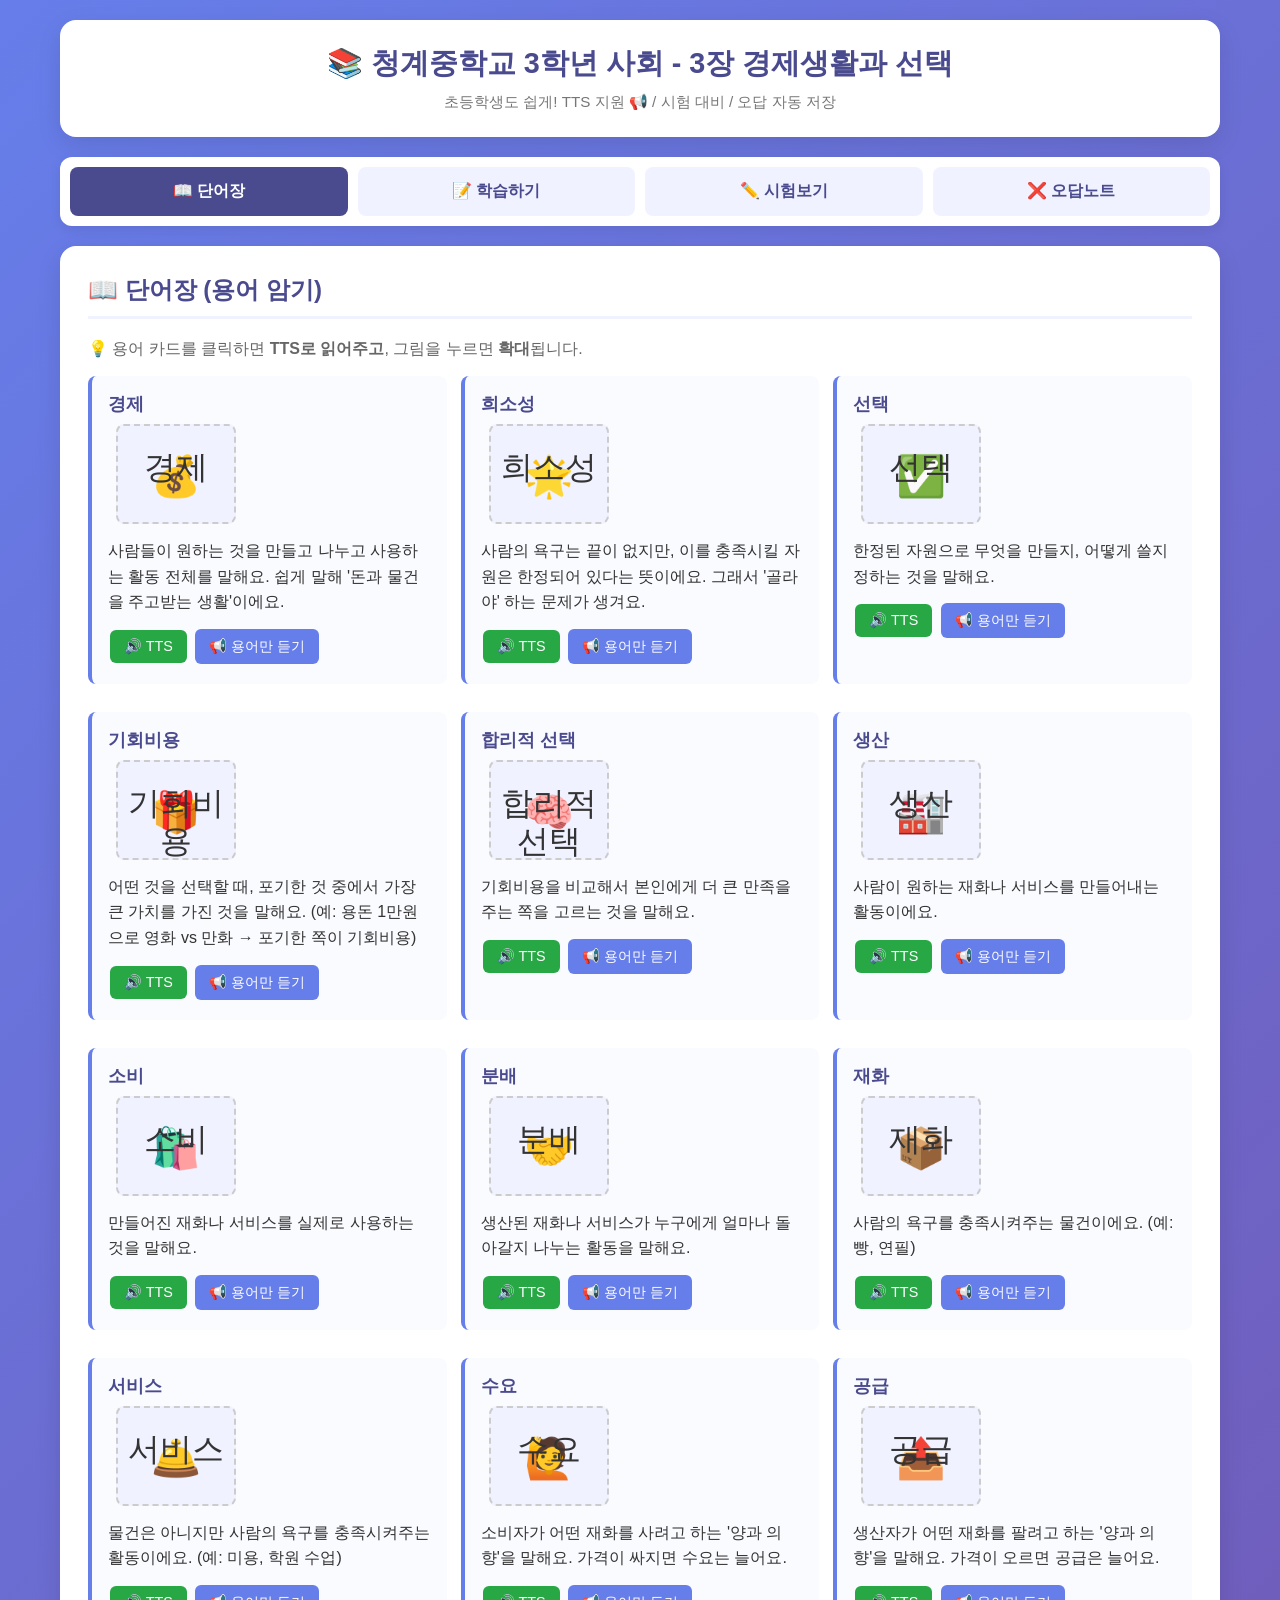
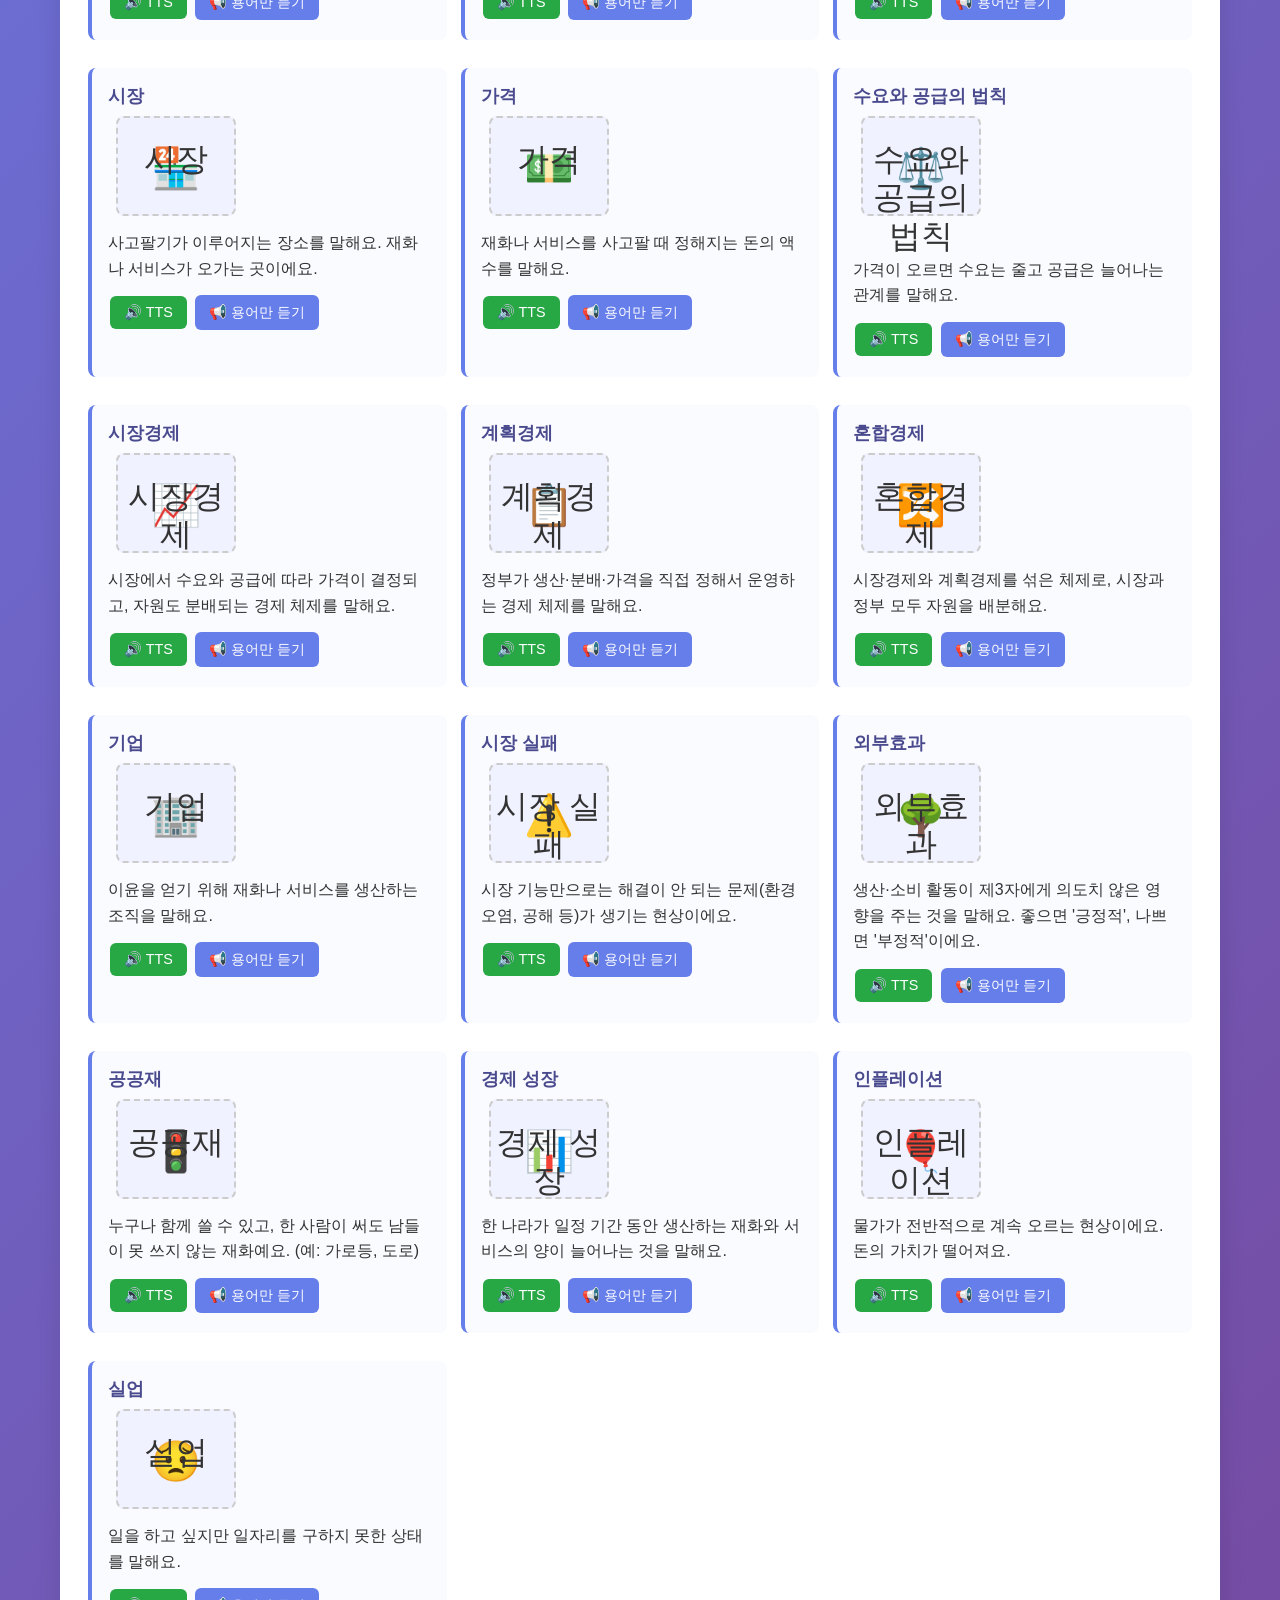
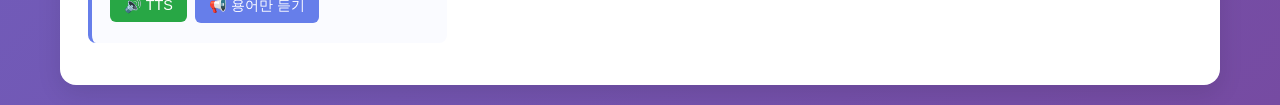
<file: 사회 3장 경제생활과 선택.html>
<!DOCTYPE html>
                        <html lang="en">
                        <head>
                            <meta charset="UTF-8">
                            <meta name="viewport" content="width=device-width, initial-scale=1.0">
							<style>
								body {
									background-color: white; /* Ensure the iframe has a white background */
								}

								
							</style>
                        </head>
                        <body>
                            <!DOCTYPE html>
<html lang="ko">
<head>
<meta charset="UTF-8">
<meta name="viewport" content="width=device-width, initial-scale=1.0">
<title>청계중학교 3학년 사회 - 3장 경제생활과 선택</title>
<style>
  * { box-sizing: border-box; margin: 0; padding: 0; }
  body {
    font-family: '맑은 고딕', 'Malgun Gothic', sans-serif;
    background: linear-gradient(135deg, #667eea 0%, #764ba2 100%);
    min-height: 100vh;
    color: #333;
  }
  .container {
    max-width: 1200px;
    margin: 0 auto;
    padding: 20px;
  }
  header {
    background: white;
    border-radius: 16px;
    padding: 24px;
    margin-bottom: 20px;
    box-shadow: 0 8px 24px rgba(0,0,0,0.1);
    text-align: center;
  }
  header h1 { color: #4a4a8e; font-size: 1.8em; margin-bottom: 8px; }
  header p { color: #777; font-size: 0.95em; }

  nav {
    display: flex;
    gap: 10px;
    background: white;
    border-radius: 12px;
    padding: 10px;
    margin-bottom: 20px;
    box-shadow: 0 4px 12px rgba(0,0,0,0.08);
    flex-wrap: wrap;
  }
  nav button {
    flex: 1;
    min-width: 130px;
    padding: 14px 10px;
    border: none;
    background: #f0f2ff;
    color: #4a4a8e;
    border-radius: 8px;
    cursor: pointer;
    font-size: 1em;
    font-weight: bold;
    transition: all 0.2s;
  }
  nav button:hover { background: #4a4a8e; color: white; transform: translateY(-2px); }
  nav button.active { background: #4a4a8e; color: white; }

  .tab-content {
    display: none;
    background: white;
    border-radius: 16px;
    padding: 28px;
    box-shadow: 0 8px 24px rgba(0,0,0,0.1);
    animation: fadeIn 0.3s;
  }
  .tab-content.active { display: block; }
  @keyframes fadeIn { from { opacity:0; transform: translateY(10px);} to {opacity:1; transform: translateY(0);} }

  h2 { color: #4a4a8e; margin-bottom: 20px; padding-bottom: 10px; border-bottom: 3px solid #f0f2ff; }
  h3 { color: #6a6aaa; margin: 18px 0 10px; }

  .card {
    background: #fafbff;
    border-left: 4px solid #667eea;
    padding: 16px;
    margin-bottom: 14px;
    border-radius: 8px;
  }
  .card .term { font-weight: bold; color: #4a4a8e; font-size: 1.1em; }
  .card .desc { margin-top: 6px; line-height: 1.6; }

  .btn {
    background: #667eea; color: white; border: none;
    padding: 8px 14px; border-radius: 6px;
    cursor: pointer; font-size: 0.9em; margin: 4px 2px;
  }
  .btn:hover { background: #4a4a8e; }
  .btn.tts { background: #28a745; }
  .btn.tts:hover { background: #1e7e34; }
  .btn.zoom { background: #ffc107; color: #333; }
  .btn.zoom:hover { background: #e0a800; }

  .img-box {
    display: inline-block;
    width: 120px; height: 100px;
    margin: 8px;
    border: 2px dashed #ccc;
    border-radius: 8px;
    background: #f0f2ff;
    cursor: pointer;
    text-align: center;
    line-height: 100px;
    font-size: 2.5em;
    transition: transform 0.2s;
  }
  .img-box:hover { transform: scale(1.05); border-color: #667eea; }
  .img-label { display: block; font-size: 0.8em; line-height: 1.2; padding: 0 4px; margin-top: -78px; }

  .question {
    background: #fafbff;
    padding: 18px;
    margin-bottom: 16px;
    border-radius: 8px;
    border: 1px solid #e0e0f0;
  }
  .question p { margin-bottom: 12px; font-weight: 500; }
  .options label {
    display: block; padding: 8px 12px; margin: 4px 0;
    background: white; border: 1px solid #ddd; border-radius: 6px;
    cursor: pointer; transition: all 0.15s;
  }
  .options label:hover { background: #f0f2ff; border-color: #667eea; }
  .options input { margin-right: 8px; }
  .options label.correct { background: #d4edda; border-color: #28a745; }
  .options label.wrong { background: #f8d7da; border-color: #dc3545; }
  .explanation {
    margin-top: 10px; padding: 10px;
    background: #fff3cd; border-radius: 6px;
    font-size: 0.9em; display: none;
  }

  .wrong-item {
    background: #fff5f5;
    border-left: 4px solid #dc3545;
    padding: 14px;
    margin-bottom: 12px;
    border-radius: 6px;
  }
  .wrong-item .q { font-weight: bold; margin-bottom: 6px; }
  .wrong-item .your { color: #dc3545; }
  .wrong-item .correct { color: #28a745; }

  .study-section { margin-bottom: 20px; }
  .study-section h3 { background: #f0f2ff; padding: 10px; border-radius: 6px; }

  /* 모달 */
  .modal {
    display: none; position: fixed; top:0; left:0;
    width:100%; height:100%;
    background: rgba(0,0,0,0.85);
    z-index: 1000; justify-content:center; align-items:center;
  }
  .modal.show { display: flex; }
  .modal-content {
    background: white; padding: 30px;
    border-radius: 16px; max-width: 600px;
    width: 90%; text-align: center; position: relative;
  }
  .modal-content .big-img {
    width: 100%; height: 300px;
    background: #f0f2ff; border-radius: 8px;
    display: flex; align-items: center; justify-content: center;
    font-size: 6em; margin-bottom: 16px;
  }
  .modal-close {
    position: absolute; top: 10px; right: 16px;
    background: none; border: none;
    font-size: 1.5em; cursor: pointer;
  }
  .score-box {
    text-align: center; padding: 20px;
    background: linear-gradient(135deg, #f0f2ff, #ffe8e8);
    border-radius: 12px; margin-bottom: 20px;
  }
  .score-box .score { font-size: 2.5em; font-weight: bold; color: #4a4a8e; }
  .term-list { display: grid; grid-template-columns: repeat(auto-fill, minmax(280px, 1fr)); gap: 14px; }
  @media (max-width: 600px) {
    nav button { font-size: 0.9em; padding: 10px 6px; }
    .term-list { grid-template-columns: 1fr; }
  }
</style>
</head>
<body>
<div class="container">
  <header>
    <h1>📚 청계중학교 3학년 사회 - 3장 경제생활과 선택</h1>
    <p>초등학생도 쉽게! TTS 지원 📢 / 시험 대비 / 오답 자동 저장</p>
  </header>

  <nav>
    <button class="active" data-tab="vocab">📖 단어장</button>
    <button data-tab="study">📝 학습하기</button>
    <button data-tab="test">✏️ 시험보기</button>
    <button data-tab="wrong">❌ 오답노트</button>
  </nav>

  <!-- 단어장 -->
  <div id="vocab" class="tab-content active">
    <h2>📖 단어장 (용어 암기)</h2>
    <p style="margin-bottom:16px; color:#666;">💡 용어 카드를 클릭하면 <b>TTS로 읽어주고</b>, 그림을 누르면 <b>확대</b>됩니다.</p>
    <div class="term-list" id="vocabList"></div>
  </div>

  <!-- 학습하기 -->
  <div id="study" class="tab-content">
    <h2>📝 학습하기</h2>
    <p style="margin-bottom:16px;">단원별로 정리한 뒤 바로 <b>간단 점검</b>을 풀어보세요.</p>
    <div id="studyContent"></div>
  </div>

  <!-- 시험보기 -->
  <div id="test" class="tab-content">
    <h2>✏️ 시험보기 (중학교 시험 대비)</h2>
    <div class="score-box">
      <div>현재 점수</div>
      <div class="score" id="currentScore">0</div>
      <div>문제 / <span id="totalQ">0</span></div>
    </div>
    <div id="testContent"></div>
    <div style="text-align:center; margin-top:20px;">
      <button class="btn" onclick="submitTest()">제출하기</button>
      <button class="btn" onclick="resetTest()">다시 풀기</button>
    </div>
  </div>

  <!-- 오답노트 -->
  <div id="wrong" class="tab-content">
    <h2>❌ 오답노트</h2>
    <p style="margin-bottom:16px; color:#666;">틀린 문제는 자동으로 여기에 저장됩니다.</p>
    <div id="wrongList"></div>
    <button class="btn" onclick="clearWrong()">오답노트 비우기</button>
  </div>
</div>

<!-- 이미지 확대 모달 -->
<div class="modal" id="imgModal" onclick="closeModal()">
  <div class="modal-content" onclick="event.stopPropagation()">
    <button class="modal-close" onclick="closeModal()">✕</button>
    <div class="big-img" id="modalImg">💰</div>
    <h3 id="modalTitle"></h3>
    <p id="modalDesc" style="text-align:left; line-height:1.6;"></p>
    <button class="btn tts" onclick="tts(document.getElementById('modalTitle').innerText + '. ' + document.getElementById('modalDesc').innerText)">🔊 설명 듣기</button>
  </div>
</div>

<script>
/* ===============================
   데이터: 3장 경제생활과 선택
   (교과서 표준 교육과정 기반)
=============================== */
const vocabData = [
  { term:"경제", icon:"💰", desc:"사람들이 원하는 것을 만들고 나누고 사용하는 활동 전체를 말해요. 쉽게 말해 '돈과 물건을 주고받는 생활'이에요." },
  { term:"희소성", icon:"🌟", desc:"사람의 욕구는 끝이 없지만, 이를 충족시킬 자원은 한정되어 있다는 뜻이에요. 그래서 '골라야' 하는 문제가 생겨요." },
  { term:"선택", icon:"✅", desc:"한정된 자원으로 무엇을 만들지, 어떻게 쓸지 정하는 것을 말해요." },
  { term:"기회비용", icon:"🎁", desc:"어떤 것을 선택할 때, 포기한 것 중에서 가장 큰 가치를 가진 것을 말해요. (예: 용돈 1만원으로 영화 vs 만화 → 포기한 쪽이 기회비용)" },
  { term:"합리적 선택", icon:"🧠", desc:"기회비용을 비교해서 본인에게 더 큰 만족을 주는 쪽을 고르는 것을 말해요." },
  { term:"생산", icon:"🏭", desc:"사람이 원하는 재화나 서비스를 만들어내는 활동이에요." },
  { term:"소비", icon:"🛍️", desc:"만들어진 재화나 서비스를 실제로 사용하는 것을 말해요." },
  { term:"분배", icon:"🤝", desc:"생산된 재화나 서비스가 누구에게 얼마나 돌아갈지 나누는 활동을 말해요." },
  { term:"재화", icon:"📦", desc:"사람의 욕구를 충족시켜주는 물건이에요. (예: 빵, 연필)" },
  { term:"서비스", icon:"🛎️", desc:"물건은 아니지만 사람의 욕구를 충족시켜주는 활동이에요. (예: 미용, 학원 수업)" },
  { term:"수요", icon:"🙋", desc:"소비자가 어떤 재화를 사려고 하는 '양과 의향'을 말해요. 가격이 싸지면 수요는 늘어요." },
  { term:"공급", icon:"📤", desc:"생산자가 어떤 재화를 팔려고 하는 '양과 의향'을 말해요. 가격이 오르면 공급은 늘어요." },
  { term:"시장", icon:"🏪", desc:"사고팔기가 이루어지는 장소를 말해요. 재화나 서비스가 오가는 곳이에요." },
  { term:"가격", icon:"💵", desc:"재화나 서비스를 사고팔 때 정해지는 돈의 액수를 말해요." },
  { term:"수요와 공급의 법칙", icon:"⚖️", desc:"가격이 오르면 수요는 줄고 공급은 늘어나는 관계를 말해요." },
  { term:"시장경제", icon:"📈", desc:"시장에서 수요와 공급에 따라 가격이 결정되고, 자원도 분배되는 경제 체제를 말해요." },
  { term:"계획경제", icon:"📋", desc:"정부가 생산·분배·가격을 직접 정해서 운영하는 경제 체제를 말해요." },
  { term:"혼합경제", icon:"🔀", desc:"시장경제와 계획경제를 섞은 체제로, 시장과 정부 모두 자원을 배분해요." },
  { term:"기업", icon:"🏢", desc:"이윤을 얻기 위해 재화나 서비스를 생산하는 조직을 말해요." },
  { term:"시장 실패", icon:"⚠️", desc:"시장 기능만으로는 해결이 안 되는 문제(환경오염, 공해 등)가 생기는 현상이에요." },
  { term:"외부효과", icon:"🌳", desc:"생산·소비 활동이 제3자에게 의도치 않은 영향을 주는 것을 말해요. 좋으면 '긍정적', 나쁘면 '부정적'이에요." },
  { term:"공공재", icon:"🚦", desc:"누구나 함께 쓸 수 있고, 한 사람이 써도 남들이 못 쓰지 않는 재화예요. (예: 가로등, 도로)" },
  { term:"경제 성장", icon:"📊", desc:"한 나라가 일정 기간 동안 생산하는 재화와 서비스의 양이 늘어나는 것을 말해요." },
  { term:"인플레이션", icon:"🎈", desc:"물가가 전반적으로 계속 오르는 현상이에요. 돈의 가치가 떨어져요." },
  { term:"실업", icon:"😟", desc:"일을 하고 싶지만 일자리를 구하지 못한 상태를 말해요." }
];

/* 학습 단원 (교과서 구성 기반) */
const studyData = [
  {
    title:"1. 경제생활의 이해",
    points:[
      "경제활동은 생산 → 분배 → 소비의 흐름으로 이루어져요.",
      "희소성 때문에 우리는 선택해야 하고, 그때 기회비용이 발생해요.",
      "합리적 소비자는 기회비용을 비교해 더 큰 만족을 주는 선택을 해요."
    ],
    quiz:{ q:"용돈 1만 원을 영화와 만화 중 영화에 썼을 때, 기회비용은?", options:["영화의 가격","만화를 보지 못한 만족","용돈 자체","영화관에 간 시간"], a:1 }
  },
  {
    title:"2. 시장과 가격",
    points:[
      "시장은 수요자와 공급자가 만나 가격을 정하는 곳이에요.",
      "수요와 공급의 법칙: 가격↑ → 수요↓, 공급↑",
      "균형 가격: 수요량과 공급량이 같아지는 가격이에요."
    ],
    quiz:{ q:"가격이 오르면 공급량은 어떻게 될까?", options:["줄어든다","늘어난다","변하지 않는다","없어진다"], a:1 }
  },
  {
    title:"3. 시장경제와 경제 체제",
    points:[
      "시장경제: 시장의 보이지 않는 손(수요·공급)이 자원 배분을 결정해요.",
      "계획경제: 정부가 중심이 되어 결정해요.",
      "혼합경제: 시장 + 정부, 대부분의 나라가 이 방식을 채택해요."
    ],
    quiz:{ q:"우리나라는 어떤 경제 체제를 주로 채택할까?", options:["계획경제","시장경제","혼합경제","전혀 없음"], a:2 }
  },
  {
    title:"4. 기업의 역할과 시장 실패",
    points:[
      "기업은 이윤을 위해 재화·서비스를 생산해요.",
      "시장 실패: 환경오염, 공공재 부족, 정보 비대칭 등이 있어요.",
      "정부는 세금·보조금·규제 등으로 시장 실패를 바로잡아요."
    ],
    quiz:{ q:"다음 중 공공재의 예로 가장 알맞은 것은?", options:["사과","가로등","핸드폰","옷"], a:1 }
  },
  {
    title:"5. 경제 문제와 정책",
    points:[
      "인플레이션: 물가가 전반적으로 오르는 것 → 화폐 가치 하락.",
      "실업: 일할 의사가 있는데 일자리가 없는 상태.",
      "정부는 재정·금융 정책을 통해 물가와 실업을 안정시켜요."
    ],
    quiz:{ q:"물가가 전반적으로 계속 오르는 현상은?", options:["인플레이션","실업","성장","공급"], a:0 }
  }
];

/* 시험 문항 (중학교 시험 빈출) */
const testData = [
  { q:"희소성의 의미로 가장 알맞은 것은?", options:["욕구와 자원이 모두 무한한 상태","자원은 한정되어 있고 욕구는 무한한 상태","돈이 많은 상태","물건이 남는 상태"], a:1, exp:"희소성은 자원은 한정되어 있는데 욕구는 무한해 골라야 한다는 뜻이에요." },
  { q:"다음 중 서비스에 해당하는 것은?", options:["빵","연필","미용실 이용","운동화"], a:2, exp:"서비스는 물건이 아니라 활동으로 욕구를 채우는 것이에요." },
  { q:"가격이 내려가면 수요량은 어떻게 될까?", options:["줄어든다","늘어난다","변하지 않는다","0이 된다"], a:1, exp:"수요 법칙: 가격↓ → 수요량↑" },
  { q:"균형 가격이란?", options:["공급량 > 수요량일 때 가격","수요량 = 공급량일 때 가격","정부가 정한 가격","공짜 가격"], a:1, exp:"수요량과 공급량이 같아지는 가격이 균형 가격이에요." },
  { q:"시장이 '보이지 않는 손'에 의해 자원 배분을 결정하는 체제는?", options:["계획경제","시장경제","전통경제","혼합경제"], a:1, exp:"아담 스미스가 말한 시장경제의 특징이에요." },
  { q:"다음 중 공공재의 특징이 아닌 것은?", options:["대부분 무료로 제공","경쟁성이 낮음","배제성이 낮음","개인만 사용하는 성격"], a:3, exp:"공공재는 누구나 함께 쓸 수 있는 재화예요." },
  { q:"정부가 물가를 안정시키기 위해 쓰는 재정 정책에 해당하는 것은?", options:["기준금리 조정","통화량 조절","세금과 정부 지출","환율 변동"], a:2, exp:"재정 정책은 세금·지출로 경제를 조절해요." },
  { q:"기회비용에 대한 설명으로 옳은 것은?", options:["선택한 것의 가격","포기한 것 중 가장 큰 가치","무조건 돈","저축 이자"], a:1, exp:"기회비용은 포기한 것 중 가장 큰 가치예요." },
  { q:"시장 실패의 예로 가장 적절한 것은?", options:["가격 변동","수요 변화","환경 오염","기업 이윤"], a:2, exp:"환경 오염은 시장이 해결 못 하는 대표적 시장 실패예요." },
  { q:"인플레이션의 결과로 옳은 것은?", options:["화폐 가치 상승","물가 하락","화폐 가치 하락","실업 0%"], a:2, exp:"인플레이션은 물가가 오르고 돈의 가치가 떨어져요." }
];

/* ===============================
   기능 함수
=============================== */
let userAnswers = new Array(testData.length).fill(null);
let wrongAnswers = JSON.parse(localStorage.getItem('wrongAnswers') || '[]');

/* 단어장 렌더링 */
function renderVocab() {
  const list = document.getElementById('vocabList');
  list.innerHTML = vocabData.map((v,i)=>`
    <div class="card">
      <div class="term">${v.term}</div>
      <div class="img-box" onclick="openModal(${i})" title="클릭하면 확대">${v.icon}<span class="img-label">${v.term}</span></div>
      <div class="desc">${v.desc}</div>
      <div style="margin-top:10px;">
        <button class="btn tts" onclick="tts('${v.term}. ${v.desc.replace(/'/g,"")}')">🔊 TTS</button>
        <button class="btn" onclick="tts('${v.term}')">📢 용어만 듣기</button>
      </div>
    </div>
  `).join('');
}

/* 학습하기 렌더링 */
function renderStudy() {
  const c = document.getElementById('studyContent');
  c.innerHTML = studyData.map((s,si)=>`
    <div class="study-section">
      <h3>${s.title}</h3>
      <ul style="padding-left:24px; line-height:1.8;">
        ${s.points.map(p=>`<li>${p}</li>`).join('')}
      </ul>
      <button class="btn tts" onclick="tts('${s.title}. ${s.points.join('. ')}')">🔊 단원 내용 듣기</button>
      <div class="question" id="studyQuiz${si}">
        <p><b>✅ 간단 점검:</b> ${s.quiz.q}</p>
        <div class="options">
          ${s.quiz.options.map((o,oi)=>`<label><input type="radio" name="sq${si}" value="${oi}"> ${o}</label>`).join('')}
        </div>
        <button class="btn" onclick="checkStudy(${si})">정답 확인</button>
        <div class="explanation" id="sexp${si}">
          ${s.quiz.a===0?s.quiz.options[0]:s.quiz.a===1?s.quiz.options[1]:s.quiz.a===2?s.quiz.options[2]:s.quiz.options[3]}이(가) 정답이에요.
        </div>
      </div>
    </div>
  `).join('');
}

function checkStudy(i){
  const sel = document.querySelector(`input[name="sq${i}"]:checked`);
  if(!sel){ alert('보기를 선택하세요!'); return; }
  const exp = document.getElementById(`sexp${i}`);
  exp.style.display='block';
  exp.innerHTML = (parseInt(sel.value)===studyData[i].quiz.a)
    ? '🎉 정답이에요! ' + exp.textContent
    : '😅 아쉬워요. 정답은 ' + studyData[i].quiz.options[studyData[i].quiz.a] + ' 이에요.';
}

/* 시험 렌더링 */
function renderTest() {
  document.getElementById('totalQ').textContent = testData.length;
  const c = document.getElementById('testContent');
  c.innerHTML = testData.map((q,qi)=>`
    <div class="question" id="q${qi}">
      <p><b>문제 ${qi+1}.</b> ${q.q} <button class="btn tts" onclick="tts('문제 ${qi+1}. ${q.q}')">🔊</button></p>
      <div class="options">
        ${q.options.map((o,oi)=>`<label id="q${qi}o${oi}"><input type="radio" name="q${qi}" value="${oi}" onchange="userAnswers[${qi}]=${oi}"> ${o}</label>`).join('')}
      </div>
      <div class="explanation" id="exp${qi}">${q.exp}</div>
    </div>
  `).join('');
}

function submitTest(){
  let score = 0;
  wrongAnswers = [];
  testData.forEach((q,qi)=>{
    const sel = userAnswers[qi];
    testData[qi].options.forEach((_,oi)=>{
      const el = document.getElementById(`q${qi}o${oi}`);
      el.classList.remove('correct','wrong');
      if(oi===q.a) el.classList.add('correct');
      if(sel===oi && oi!==q.a) el.classList.add('wrong');
    });
    document.getElementById(`exp${qi}`).style.display='block';
    if(sel===q.a){
      score++;
    } else {
      wrongAnswers.push({
        q: q.q,
        your: sel!==null ? q.options[sel] : '미응답',
        correct: q.options[q.a],
        exp: q.exp
      });
    }
  });
  document.getElementById('currentScore').textContent = score;
  localStorage.setItem('wrongAnswers', JSON.stringify(wrongAnswers));
  alert(`채점 완료! ${testData.length}문제 중 ${score}문제 정답 (${Math.round(score/testData.length*100)}점)`);
  renderWrong();
}

function resetTest(){
  userAnswers = new Array(testData.length).fill(null);
  document.getElementById('currentScore').textContent = 0;
  renderTest();
}

/* 오답노트 */
function renderWrong(){
  const c = document.getElementById('wrongList');
  if(wrongAnswers.length===0){
    c.innerHTML = '<p style="color:#999; text-align:center; padding:30px;">아직 틀린 문제가 없어요. 시험을 풀어보세요! 😊</p>';
    return;
  }
  c.innerHTML = wrongAnswers.map((w,i)=>`
    <div class="wrong-item">
      <div class="q">❓ ${w.q}</div>
      <div>내가 고른 답: <span class="your">${w.your}</span></div>
      <div>정답: <span class="correct">${w.correct}</span></div>
      <div style="margin-top:6px; color:#555; font-size:0.9em;">💡 ${w.exp}</div>
      <button class="btn tts" style="margin-top:8px;" onclick="tts('${w.q}. 정답은 ${w.correct}. ${w.exp.replace(/'/g,'')}')">🔊 설명 듣기</button>
    </div>
  `).join('');
}

function clearWrong(){
  if(confirm('오답노트를 모두 삭제할까요?')){
    wrongAnswers = [];
    localStorage.removeItem('wrongAnswers');
    renderWrong();
  }
}

/* TTS (웹 브라우저 내장 음성 합성) */
function tts(text){
  if(!('speechSynthesis' in window)){
    alert('이 브라우저는 음성 합성을 지원하지 않아요.');
    return;
  }
  window.speechSynthesis.cancel();
  const u = new SpeechSynthesisUtterance(text);
  u.lang = 'ko-KR';
  u.rate = 0.95;
  u.pitch = 1.1;
  window.speechSynthesis.speak(u);
}

/* 모달 */
function openModal(i){
  const v = vocabData[i];
  document.getElementById('modalImg').textContent = v.icon;
  document.getElementById('modalTitle').textContent = v.term;
  document.getElementById('modalDesc').textContent = v.desc;
  document.getElementById('imgModal').classList.add('show');
}
function closeModal(){
  document.getElementById('imgModal').classList.remove('show');
  window.speechSynthesis.cancel();
}

/* 탭 전환 */
document.querySelectorAll('nav button').forEach(btn=>{
  btn.addEventListener('click',()=>{
    document.querySelectorAll('nav button').forEach(b=>b.classList.remove('active'));
    document.querySelectorAll('.tab-content').forEach(t=>t.classList.remove('active'));
    btn.classList.add('active');
    document.getElementById(btn.dataset.tab).classList.add('active');
  });
});

/* 초기 실행 */
renderVocab();
renderStudy();
renderTest();
renderWrong();

/* 오류 점검용 콘솔 메시지 */
console.log('✅ 청계중학교 사회 3장 학습 프로그램이 정상적으로 로드되었습니다.');
console.log('• 단어:', vocabData.length, '개');
console.log('• 학습 단원:', studyData.length, '개');
console.log('• 시험 문항:', testData.length, '개');
</script>
</body>
</html>

							<script>
                            	
							</script>
                        </body>
                        </html>
</file>
<file: style.css>
:root{
  --bg:#f3f4f9; --card:#fff; --text:#1e2235; --muted:#667085; --line:#e4e7ee;
  --brand:#4f46e5; --accent:#f97316; --ok:#16a34a;
  --math:#2563eb; --science:#16a34a; --social:#ea580c; --etc:#64748b;
  --shadow:0 2px 10px rgba(30,34,53,.08);
}
[data-theme=dark]{
  --bg:#12141d; --card:#1c1f2b; --text:#e8eaf3; --muted:#9aa3b8; --line:#2b3040;
  --shadow:0 2px 10px rgba(0,0,0,.4);
}
*{box-sizing:border-box}
html{-webkit-text-size-adjust:100%}
body{margin:0;background:var(--bg);color:var(--text);
  font-family:'Pretendard','Noto Sans KR','Malgun Gothic',system-ui,sans-serif;line-height:1.5}
button,input,select,textarea{font:inherit;color:inherit}
.top{background:linear-gradient(135deg,#4f46e5,#7c3aed);color:#fff;position:sticky;top:0;z-index:30;
  padding-top:env(safe-area-inset-top)}
.top-inner{max-width:1100px;margin:0 auto;padding:12px 16px 6px;display:flex;justify-content:space-between;align-items:center;gap:10px}
.top h1{margin:0;font-size:1.2rem}
.sub{margin:2px 0 0;font-size:.8rem;opacity:.85}
.top-right{display:flex;align-items:center;gap:8px}
.dday{background:#fff;color:#4f46e5;font-weight:800;border-radius:999px;padding:5px 12px;white-space:nowrap}
.dday.hot{background:#ef4444;color:#fff}
.icon-btn{background:rgba(255,255,255,.2);border:0;border-radius:50%;width:36px;height:36px;cursor:pointer;font-size:1.05rem}
.tabs{max-width:1100px;margin:0 auto;display:flex;gap:4px;padding:0 10px;overflow-x:auto}
.tabs button{flex:1;background:none;border:0;color:#e0e0ff;padding:10px 8px;cursor:pointer;
  border-bottom:3px solid transparent;white-space:nowrap;font-weight:600}
.tabs button.active{color:#fff;border-bottom-color:#fff}
main{max-width:1100px;margin:0 auto;padding:16px 14px 40px}
.tab{display:none}.tab.active{display:block}
.summary{display:grid;grid-template-columns:repeat(4,1fr);gap:10px}
.sum-card{background:var(--card);border-radius:14px;padding:12px 6px;text-align:center;box-shadow:var(--shadow)}
.sum-card b{display:block;font-size:1.35rem;color:var(--brand)}
.sum-card span{font-size:.75rem;color:var(--muted)}
.bar-wrap{height:10px;background:var(--line);border-radius:99px;margin:12px 0;overflow:hidden}
.bar{height:100%;width:0;background:linear-gradient(90deg,#22c55e,#4f46e5);transition:width .4s}
.filters{margin:6px 0 14px}
.chips{display:flex;gap:8px;flex-wrap:wrap;margin-bottom:10px}
.chip{border:1px solid var(--line);background:var(--card);border-radius:999px;padding:7px 14px;cursor:pointer;font-weight:600}
.chip.active{background:var(--brand);border-color:var(--brand);color:#fff}
.chip[data-s=math].active{background:var(--math);border-color:var(--math)}
.chip[data-s=science].active{background:var(--science);border-color:var(--science)}
.chip[data-s=social].active{background:var(--social);border-color:var(--social)}
.row{display:flex;gap:8px;flex-wrap:wrap;align-items:center}
.row.center{justify-content:center}.row.end{justify-content:flex-end}
input[type=search],input[type=text],input[type=date],input[type=number],select,textarea{
  background:var(--card);border:1px solid var(--line);border-radius:10px;padding:9px 12px;min-width:0}
#search{flex:1 1 180px}
.btn{background:var(--brand);color:#fff;border:0;border-radius:10px;padding:9px 14px;cursor:pointer;font-weight:600;
  text-decoration:none;display:inline-block;text-align:center}
.btn.accent{background:var(--accent)}
.btn.ghost{background:transparent;color:var(--brand);border:1px solid var(--brand)}
.btn.small{padding:5px 10px;font-size:.85rem}
.btn:active{transform:scale(.97)}
.grid{display:grid;grid-template-columns:repeat(auto-fill,minmax(300px,1fr));gap:16px}
.card{background:var(--card);border-radius:16px;box-shadow:var(--shadow);overflow:hidden;display:flex;flex-direction:column;
  border-top:5px solid var(--c)}
.card.done{opacity:.8}
.thumb{aspect-ratio:16/9;background:var(--line);position:relative;cursor:pointer;display:flex;align-items:center;justify-content:center;color:var(--muted)}
.thumb img{width:100%;height:100%;object-fit:cover;display:block}
.badge{position:absolute;left:8px;top:8px;background:var(--c);color:#fff;font-size:.75rem;font-weight:700;border-radius:999px;padding:2px 10px}
.donemark{position:absolute;right:8px;top:8px;background:var(--ok);color:#fff;border-radius:999px;padding:2px 10px;font-size:.75rem;font-weight:700}
.card-body{padding:12px 14px 14px;display:flex;flex-direction:column;gap:10px;flex:1}
.card h3{margin:0;font-size:1.05rem}
.card .ch{font-size:.78rem;color:var(--muted)}
.tools{display:grid;grid-template-columns:repeat(3,1fr);gap:6px}
.tool{border:1px solid var(--line);background:var(--bg);border-radius:10px;padding:7px 2px;cursor:pointer;font-size:.8rem;text-align:center;
  text-decoration:none;color:var(--text)}
.tool small{display:block;color:var(--muted);font-size:.68rem}
.tool:hover{border-color:var(--c)}
.actions{display:flex;gap:6px;flex-wrap:wrap;align-items:center}
.pill{border:1px solid var(--line);background:var(--card);border-radius:999px;padding:5px 11px;cursor:pointer;font-size:.82rem}
.pill.on{background:var(--ok);border-color:var(--ok);color:#fff}
.pill.star.on{background:#f59e0b;border-color:#f59e0b}
.pill.weak.on{background:#ef4444;border-color:#ef4444}
.memo{width:100%;min-height:64px;resize:vertical;font-size:.88rem}
.empty{text-align:center;color:var(--muted);padding:40px}
.panel{background:var(--card);border-radius:16px;box-shadow:var(--shadow);padding:16px;margin-bottom:16px}
.panel.center{text-align:center}
.panel h2{margin:0 0 12px;font-size:1.1rem}
.panel.inner{box-shadow:none;border:1px solid var(--line);margin:14px 0 0}
.hint{color:var(--muted);font-size:.85rem}
.plan-result{margin-top:12px;line-height:1.8}
.plan-result .big{font-size:1.1rem;font-weight:700;color:var(--brand)}
.sp-row{margin-bottom:12px}
.sp-row .lbl{display:flex;justify-content:space-between;font-weight:600;font-size:.9rem;margin-bottom:4px}
.sp-bar{height:12px;background:var(--line);border-radius:99px;overflow:hidden}
.sp-bar div{height:100%;background:var(--c);transition:width .4s}
.week{display:flex;align-items:flex-end;gap:8px;height:160px;padding-top:10px}
.wcol{flex:1;display:flex;flex-direction:column;align-items:center;justify-content:flex-end;height:100%;font-size:.75rem;color:var(--muted)}
.wcol .b{width:100%;max-width:38px;background:var(--brand);border-radius:6px 6px 0 0;min-height:2px}
.wcol .v{font-weight:700;color:var(--text)}
.timer{font-size:4.2rem;font-weight:800;font-variant-numeric:tabular-nums;margin:6px 0 14px;letter-spacing:2px}
.mode{display:inline-block;background:var(--brand);color:#fff;border-radius:999px;padding:3px 16px;font-weight:700}
.mode.rest{background:var(--ok)}
.settings{margin-top:16px}.settings input{width:70px}
.formula-grid{display:grid;grid-template-columns:repeat(auto-fit,minmax(280px,1fr));gap:12px}
.formula{border:1px solid var(--line);border-radius:12px;padding:12px 14px;background:var(--bg)}
.formula h3{margin:0 0 6px;color:var(--math)}
.formula p{margin:6px 0;font-size:.9rem}
.formula .mini{color:var(--muted);font-size:.82rem}
.formula table{border-collapse:collapse;width:100%;font-size:.85rem;text-align:center}
.formula th,.formula td{border:1px solid var(--line);padding:4px}
.calc input{width:100%}
.calc h3{margin:0 0 8px}
.calc-out{margin-top:8px;font-size:.92rem;line-height:1.8}
.checklist,.tips{padding-left:0;list-style:none;margin:0}
.checklist li{padding:9px 0;border-bottom:1px solid var(--line)}
.checklist label{cursor:pointer;display:flex;gap:10px;align-items:center}
.checklist input{width:20px;height:20px}
.checklist li.ck label span{text-decoration:line-through;color:var(--muted)}
.tips li{padding:8px 0 8px 22px;position:relative;font-size:.92rem}
.tips li::before{content:"✔";position:absolute;left:0;color:var(--ok)}
.foot{text-align:center;color:var(--muted);font-size:.78rem;padding:10px 10px 30px}
code{background:var(--line);padding:1px 5px;border-radius:5px}
.modal{position:fixed;inset:0;background:rgba(0,0,0,.75);z-index:100;display:flex;align-items:center;justify-content:center;padding:10px}
.modal[hidden]{display:none}
.modal-box{background:var(--card);border-radius:14px;width:min(1100px,100%);max-height:100%;display:flex;flex-direction:column;overflow:hidden}
.modal-head{display:flex;justify-content:space-between;align-items:center;gap:8px;padding:10px 14px;border-bottom:1px solid var(--line)}
.modal-head strong{font-size:.95rem;overflow:hidden;text-overflow:ellipsis;white-space:nowrap}
.modal-head div{display:flex;gap:6px;flex-shrink:0}
.modal-body{overflow:auto;flex:1;min-height:0;-webkit-overflow-scrolling:touch}
.modal-body img{display:block;width:100%;height:auto}
.modal-body img.zoom{width:200%;max-width:none}
.modal-body iframe{width:100%;height:78vh;border:0;display:block;background:#fff}
.modal-body video{width:100%;max-height:78vh;background:#000;display:block}
.audio-box{padding:30px 16px;text-align:center}
.audio-box audio{width:100%;max-width:600px}
.speed{margin-top:14px;display:flex;gap:6px;justify-content:center;flex-wrap:wrap}
.toast{position:fixed;bottom:24px;left:50%;transform:translateX(-50%);background:#111827;color:#fff;border-radius:999px;padding:10px 20px;z-index:200;font-size:.9rem}
.toast[hidden]{display:none}
@media (max-width:600px){
  .top h1{font-size:1rem}.sub{display:none}
  .summary{grid-template-columns:repeat(2,1fr)}
  .grid{grid-template-columns:1fr}
  .timer{font-size:3.4rem}
  .modal{padding:0}.modal-box{border-radius:0;height:100%}
  .modal-body iframe{height:calc(100vh - 56px)}
}
</file>
